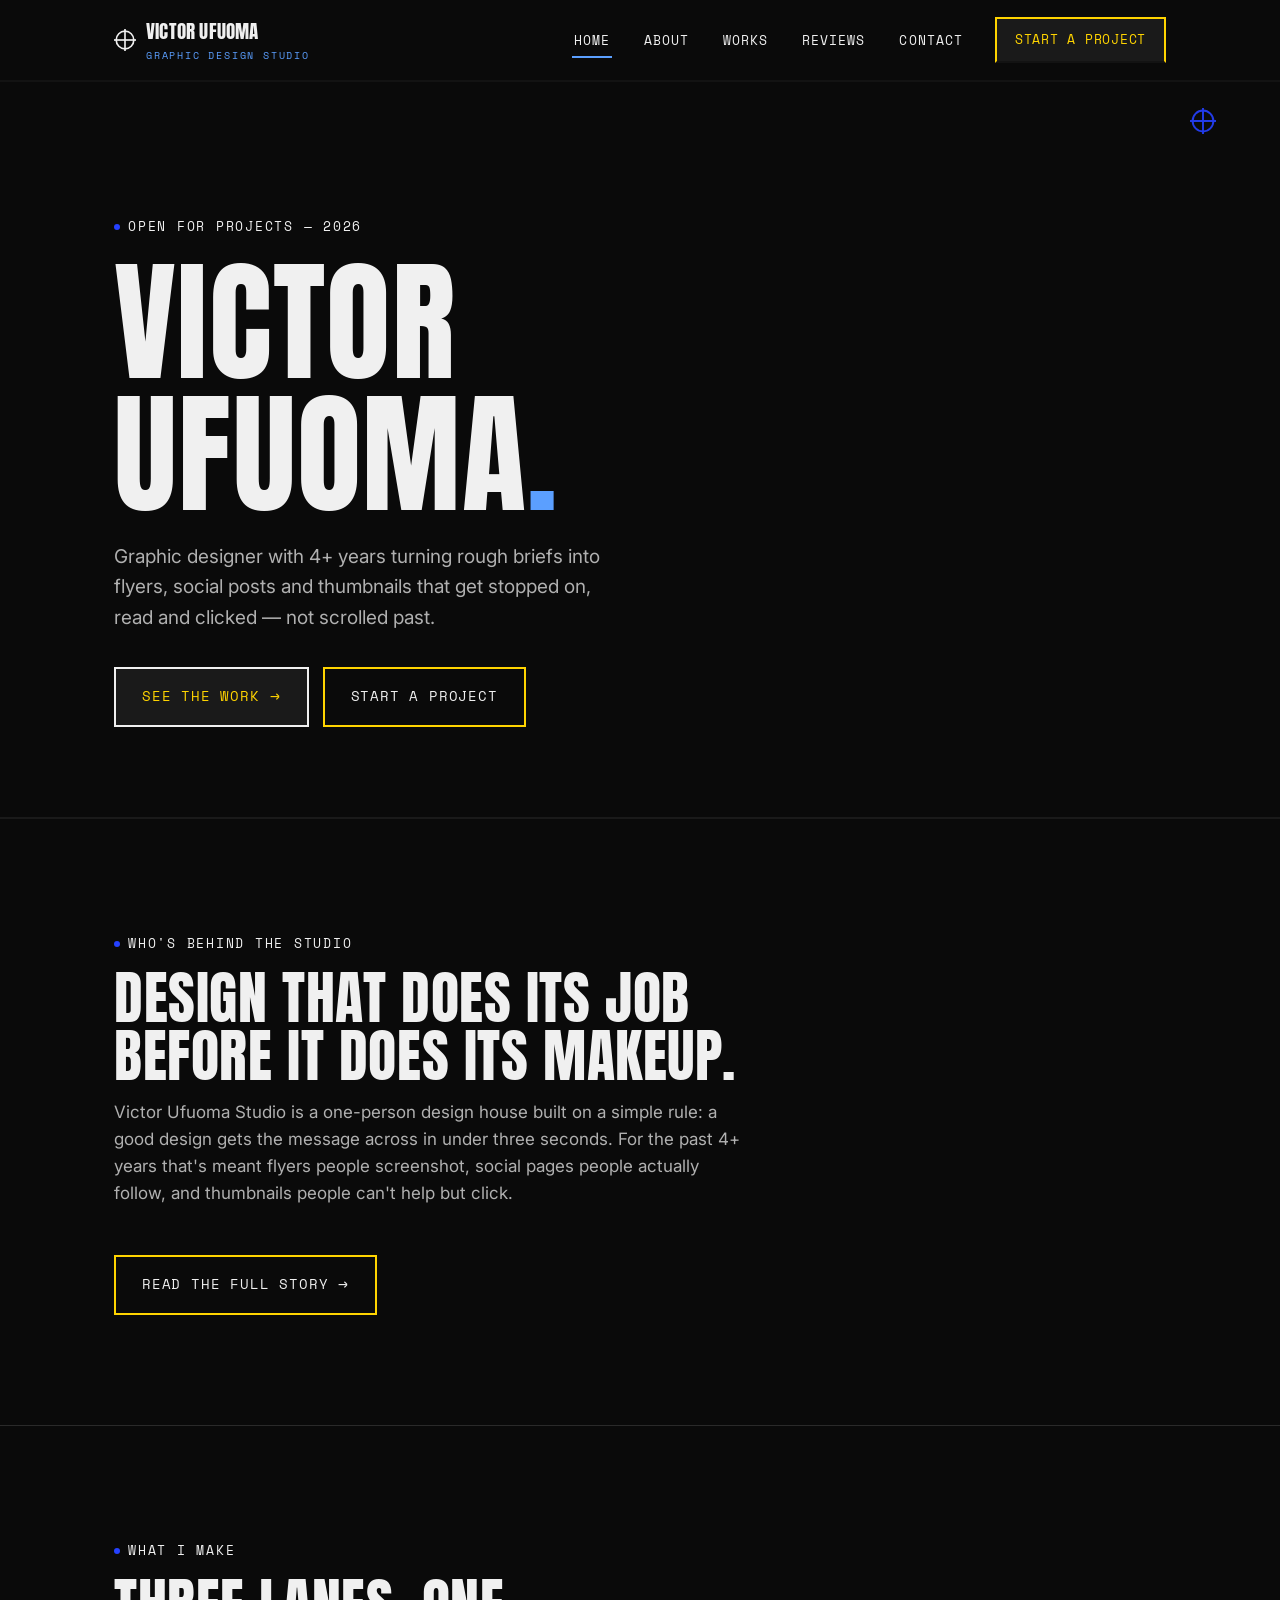
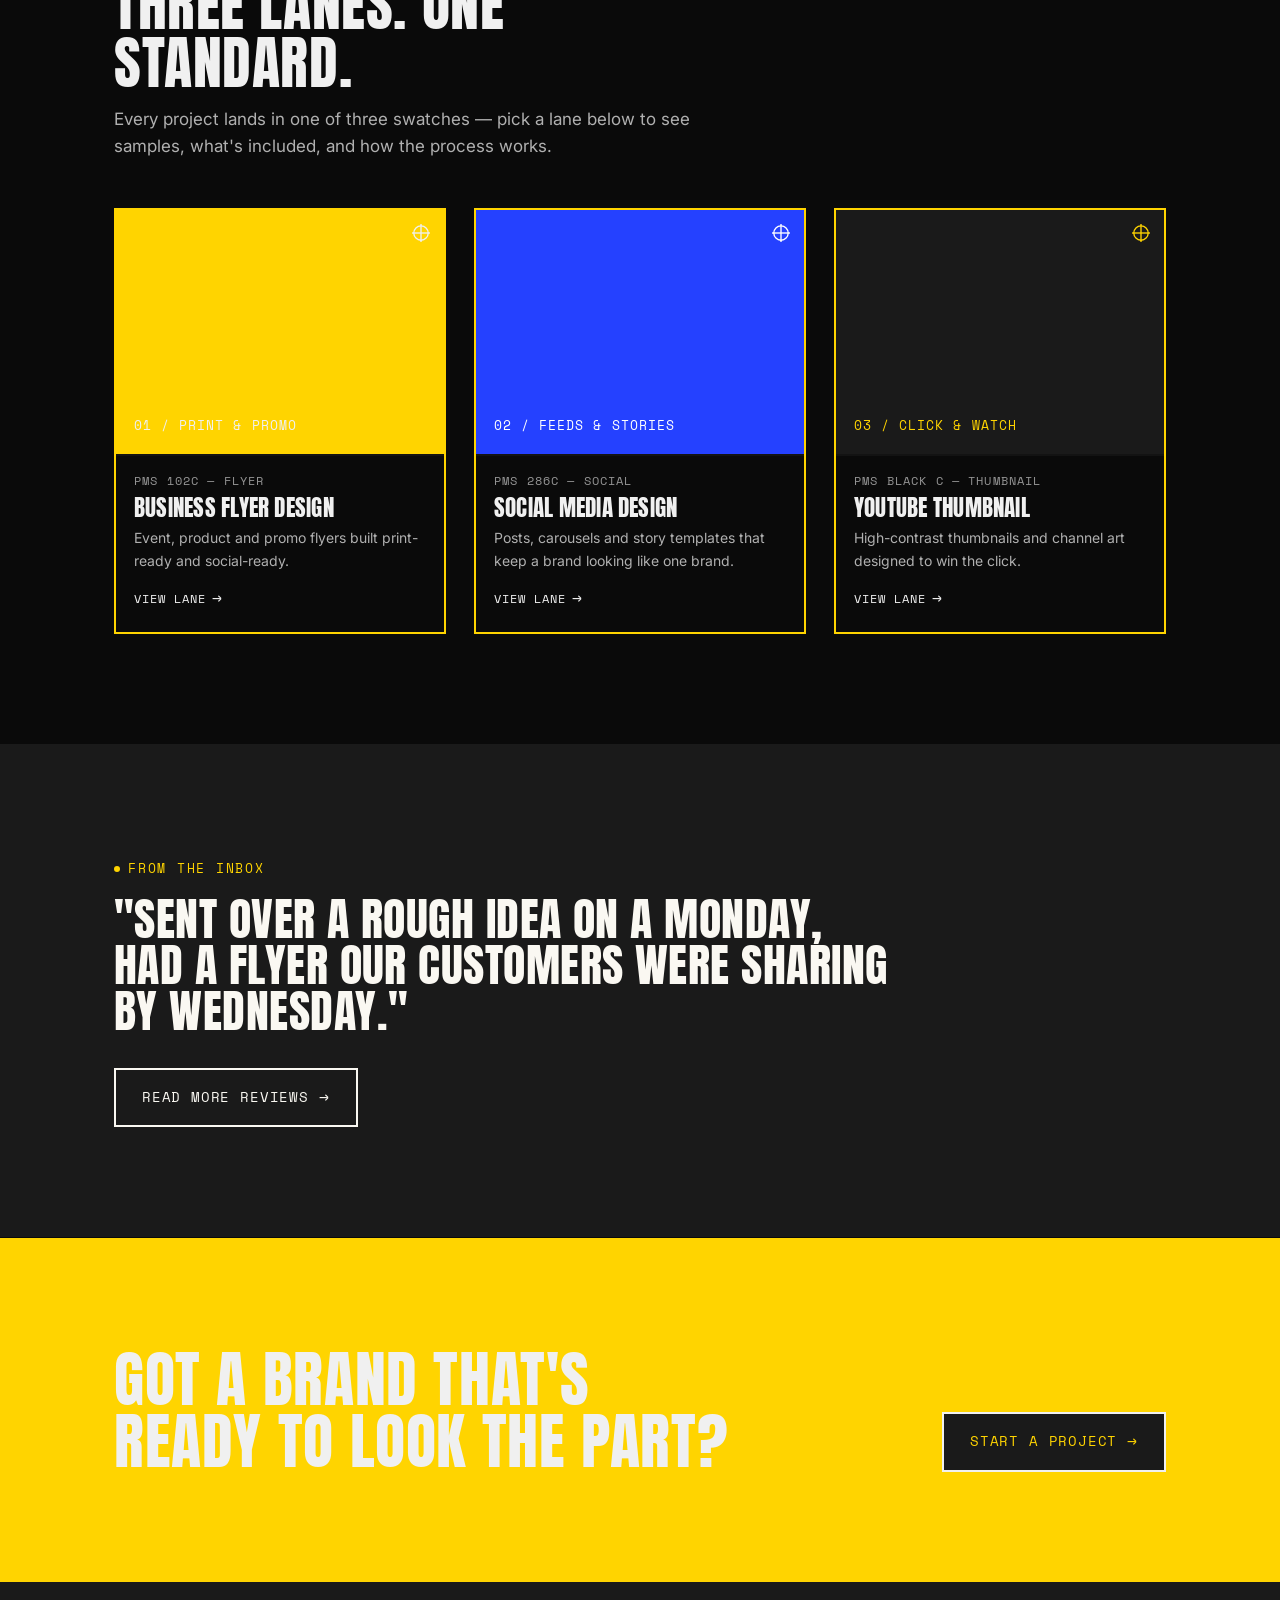
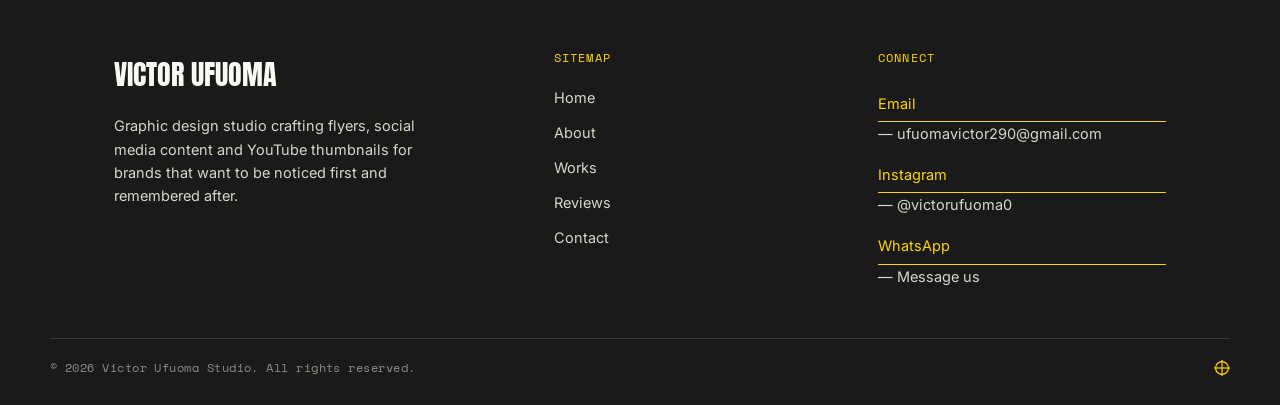
<file: index.html>
<!DOCTYPE html>
<html lang="en">
<head>
<meta charset="UTF-8">
<meta name="viewport" content="width=device-width, initial-scale=1.0">
<title>Victor Ufuoma Studio — Graphic Designer</title>
<meta name="description" content="Victor Ufuoma Studio — graphic design for brands that want to be looked at twice. Flyers, social media design and YouTube thumbnails, built with 4+ years of craft.">
<link rel="preconnect" href="https://fonts.googleapis.com">
<link rel="preconnect" href="https://fonts.gstatic.com" crossorigin>
<link href="https://fonts.googleapis.com/css2?family=Anton&family=Space+Mono:wght@400;700&family=Inter:wght@400;500;600;700;800&display=swap" rel="stylesheet">
<style>
/* ============================================================
   VICTOR UFUOMA STUDIO — Design System
   Palette: Ink, Signal Yellow, Cobalt Blue, Paper, Pure White, Mist
   Type: Anton (display) / Inter (body) / Space Mono (utility)
   ============================================================ */

:root{
  --c-ink:        #131313;
  --c-yellow:     #FFD400;
  --c-blue:       #2541FF;
  --c-paper:      #FAF8F2;
  --c-white:      #FFFFFF;
  --c-mist:       #E7E3D8;

  --c-ink-soft:   #2b2b2b;
  --c-blue-deep:  #101a8a;

  --font-display: 'Anton', Impact, sans-serif;
  --font-body:    'Inter', -apple-system, BlinkMacSystemFont, sans-serif;
  --font-mono:    'Space Mono', monospace;

  --maxw: 1180px;
  --pad: clamp(20px, 5vw, 64px);
  --radius-card: 2px;

  --ease: cubic-bezier(.22,.68,.32,1);
}

*,*::before,*::after{ box-sizing: border-box; }
html{ scroll-behavior: smooth; }
body{
  margin:0;
  background: #0a0a0a;
  color: #f0f0f0;
  font-family: var(--font-body);
  font-size: 16px;
  line-height: 1.6;
  -webkit-font-smoothing: antialiased;
}
img{ max-width:100%; display:block; }
a{ color: inherit; text-decoration: none; }
ul{ margin:0; padding:0; list-style:none; }
h1,h2,h3,h4{ margin:0; font-family: var(--font-display); font-weight:400; text-transform:uppercase; letter-spacing:0.01em; line-height:1; }
p{ margin:0; }
button{ font-family: inherit; cursor:pointer; }

.container{ max-width: var(--maxw); margin:0 auto; padding:0 var(--pad); }

:focus-visible{
  outline: 3px solid var(--c-blue);
  outline-offset: 3px;
}

.skip-link{
  position:absolute; left:-9999px; top:0;
  background: var(--c-yellow); color: #f0f0f0;
  padding:10px 16px; font-family: var(--font-mono); font-size:13px; z-index:999;
}
.skip-link:focus{ left: 10px; top:10px; }

/* ---------- utility ---------- */
.eyebrow{
  font-family: var(--font-mono);
  font-size: 12.5px;
  letter-spacing: 0.14em;
  text-transform: uppercase;
  display:inline-flex; align-items:center; gap:8px;
}
.eyebrow .dot{ width:6px; height:6px; border-radius:50%; background: var(--c-blue); display:inline-block; }

.section{ padding: clamp(56px, 9vw, 110px) 0; }
.section--tight{ padding: clamp(36px,6vw,64px) 0; }
.section-head{ max-width: 640px; margin-bottom: clamp(28px,4vw,48px); }
.section-head h2{ font-size: clamp(34px, 5.4vw, 58px); }
.section-head p{ margin-top:14px; font-size:17px; color: #b0b0b0; }

.bg-ink{ background: #1a1a1a; color: var(--c-paper); }
.bg-yellow{ background: var(--c-yellow); color: #f0f0f0; }
.bg-blue{ background: var(--c-blue); color: var(--c-white); }
.bg-white{ background: #0a0a0a; }

.divider{ height:1px; background: #2a2a2a; border:0; margin:0; }
.divider--ink{ background: #1a1a1a; height:2px; }

/* registration / crop mark icon */
.regmark{ display:inline-block; flex-shrink:0; }
.regmark--corner{ position:absolute; opacity:0.9; }
.corner-tl{ top: clamp(14px,2vw,28px); left: var(--pad); }
.corner-tr{ top: clamp(14px,2vw,28px); right: var(--pad); }

.btn{
  display:inline-flex; align-items:center; gap:10px;
  font-family: var(--font-mono);
  font-size: 13.5px;
  letter-spacing:0.06em;
  text-transform: uppercase;
  padding: 15px 26px;
  border: 2px solid #FFD400;
  background: transparent;
  color: #f0f0f0;
  transition: transform .25s var(--ease), background .25s var(--ease), color .25s var(--ease);
  white-space: nowrap;
}
.btn:hover{ transform: translate(-2px,-2px); }
.btn-primary{ background: #1a1a1a; color: var(--c-yellow); border-color: #f0f0f0; }
.btn-primary:hover{ background: var(--c-blue); border-color: #5B9FFF; color:#fff; }
.btn-yellow{ background: var(--c-yellow); border-color: #f0f0f0; color: #f0f0f0; }
.btn-on-dark{ border-color: var(--c-paper); color: var(--c-paper); }
.btn-on-dark:hover{ background: var(--c-yellow); border-color: var(--c-yellow); color: #f0f0f0; }
.btn-arrow{ font-size:16px; transition: transform .25s var(--ease); }
.btn:hover .btn-arrow{ transform: translateX(3px); }

/* ============== HEADER / NAV ============== */
.site-header{
  position: sticky; top:0; z-index: 100;
  background: #0a0a0a;
  border-bottom: 2px solid var(--c-ink);
}
.nav-wrap{
  max-width: var(--maxw); margin:0 auto; padding: 16px var(--pad);
  display:flex; align-items:center; justify-content:space-between; gap:24px;
}
.logo{
  display:flex; align-items:center; gap:10px;
  font-family: var(--font-display);
  font-size: 19px;
  letter-spacing: 0.01em;
}
.logo small{
  display:block; font-family: var(--font-mono); font-size:10px;
  letter-spacing:0.18em; color: #5B9FFF; margin-top:2px;
}
.site-nav{ display:flex; align-items:center; gap: clamp(18px,3vw,34px); }
.site-nav > ul{ display:flex; align-items:center; gap: clamp(16px,2.6vw,30px); }
.site-nav a{
  font-family: var(--font-mono); font-size: 13px; letter-spacing:0.08em; text-transform:uppercase;
  padding: 6px 2px; border-bottom: 2px solid transparent;
}
.site-nav a:hover, .site-nav a[aria-current="page"]{ border-bottom-color: #5B9FFF; }
.has-dropdown{ position:relative; }
.dropdown{
  position:absolute; top: calc(100% + 14px); left:50%; transform: translateX(-50%);
  background: #0a0a0a; border:2px solid var(--c-ink); min-width: 220px;
  padding: 6px; opacity:0; visibility:hidden; transform: translateX(-50%) translateY(-6px);
  transition: opacity .2s var(--ease), transform .2s var(--ease);
  box-shadow: 6px 6px 0 var(--c-ink);
}
.has-dropdown:hover .dropdown,
.has-dropdown:focus-within .dropdown{ opacity:1; visibility:visible; transform: translateX(-50%) translateY(0); }
.dropdown a{ display:block; padding:10px 12px; border-bottom:0; font-size:12.5px; }
.dropdown a:hover{ background: var(--c-yellow); }
.dropdown li + li{ border-top:1px solid #2a2a2a; }

.menu-toggle{
  display:none; background:none; border:2px solid var(--c-ink); padding:9px 11px;
}
.menu-toggle span{ display:block; width:20px; height:2px; background: #1a1a1a; margin:4px 0; transition: transform .2s var(--ease), opacity .2s var(--ease); }

.mobile-nav{
  display:none; flex-direction:column;
  background: #0a0a0a; border-bottom:2px solid var(--c-ink);
}
.mobile-nav.is-open{ display:flex; }
.mobile-nav a{
  font-family: var(--font-mono); font-size:14px; letter-spacing:0.06em; text-transform:uppercase;
  padding: 16px var(--pad); border-top:1px solid #2a2a2a;
}
.mobile-nav a.sub-item{ padding-left: calc(var(--pad) + 16px); font-size:12.5px; opacity:0.85; }
.mobile-nav a.cta-mobile{ background: var(--c-yellow); }

.nav-cta-item a{
  display:inline-flex; align-items:center; gap:8px;
  font-family: var(--font-mono); font-size:12.5px; letter-spacing:0.06em; text-transform:uppercase;
  padding: 11px 18px; background: #1a1a1a; color: var(--c-yellow); border: 2px solid #FFD400;
  border-bottom: 2px solid var(--c-ink);
  transition: background .25s var(--ease), color .25s var(--ease), transform .25s var(--ease);
}
.nav-cta-item a:hover{ background: var(--c-blue); border-color: #5B9FFF; color:#fff; transform: translate(-2px,-2px); }

@media (max-width: 860px){
  .site-nav{ display:none; }
  .menu-toggle{ display:inline-flex; flex-direction:column; align-items:center; justify-content:center; }
}

/* ============== HERO ============== */
.hero{
  position:relative;
  padding: clamp(70px,12vw,130px) 0 clamp(50px,8vw,90px);
  overflow:hidden;
}
.hero .container{ position:relative; }
.hero h1{
  font-size: clamp(54px, 12vw, 132px);
  margin: 18px 0 0;
}
.hero h1 .line{ display:block; }
.hero h1 .accent{ color: #5B9FFF; }
.hero-sub{
  margin-top:22px; max-width: 520px;
  font-size: clamp(16px,1.6vw,19px); color: #b0b0b0;
}
.hero-cta{ margin-top:34px; display:flex; gap:14px; flex-wrap:wrap; }
.hero-tape{
  position:absolute; right: calc(-1 * var(--pad)); top: clamp(60px,10vw,120px);
  font-family: var(--font-mono); font-size:12px; letter-spacing:0.2em;
  writing-mode: vertical-rl; text-transform:uppercase; color: #b0b0b0;
}

/* fade-up entrance */
.fade-up{ opacity:0; transform: translateY(18px); animation: fadeUp .7s var(--ease) forwards; }
.fade-up.d1{ animation-delay:.05s; } .fade-up.d2{ animation-delay:.18s; }
.fade-up.d3{ animation-delay:.3s; } .fade-up.d4{ animation-delay:.42s; }
@keyframes fadeUp{ to{ opacity:1; transform:none; } }
@media (prefers-reduced-motion: reduce){
  .fade-up{ animation:none; opacity:1; transform:none; }
  html{ scroll-behavior:auto; }
}

/* page header (non-home pages) */
.page-head{
  padding: clamp(54px,9vw,90px) 0 clamp(34px,6vw,54px);
  border-bottom: 2px solid var(--c-ink);
}
.page-head h1{ font-size: clamp(40px,7.4vw,84px); margin-top:14px; }
.breadcrumb{ font-family: var(--font-mono); font-size:12px; letter-spacing:0.08em; text-transform:uppercase; opacity:0.75; }
.breadcrumb a:hover{ color: #5B9FFF; }
.page-head p.lede{ margin-top:18px; max-width:600px; font-size:17px; }

/* ============== SWATCH CARDS (signature element) ============== */
.swatch-grid{ display:grid; grid-template-columns: repeat(3,1fr); gap: clamp(16px,2.4vw,28px); }
.swatch-card{
  display:flex; flex-direction:column;
  border: 2px solid #FFD400;
  background: #0a0a0a;
  transition: transform .3s var(--ease), box-shadow .3s var(--ease);
}
.swatch-card:hover{ transform: translateY(-6px); box-shadow: 8px 8px 0 var(--c-ink); }
.swatch-chip{
  aspect-ratio: 4/3; position:relative; display:flex; align-items:flex-end; padding:18px;
  border-bottom: 2px solid var(--c-ink);
}
.swatch-chip .regmark{ position:absolute; top:14px; right:14px; }
.swatch-chip .num{ font-family: var(--font-mono); font-size:13px; letter-spacing:0.08em; }
.swatch-label{ padding: 16px 18px 20px; }
.swatch-code{ font-family: var(--font-mono); font-size:11.5px; letter-spacing:0.1em; opacity:0.6; display:block; margin-bottom:6px; }
.swatch-label h3{ font-size: clamp(19px,2vw,23px); }
.swatch-label .desc{ margin-top:8px; font-size:14px; color: #b0b0b0; }
.swatch-link{ margin-top:14px; font-family: var(--font-mono); font-size:12px; letter-spacing:0.08em; text-transform:uppercase; display:inline-flex; align-items:center; gap:6px; }
.swatch-card:hover .swatch-link{ color: #5B9FFF; }

@media (max-width: 860px){ .swatch-grid{ grid-template-columns: 1fr; } }

/* ============== STATS ============== */
.stat-row{ display:grid; grid-template-columns: repeat(4,1fr); gap: clamp(14px,2vw,24px); }
.stat{ border-left:2px solid var(--c-ink); padding-left:16px; }
.stat .num{ font-family: var(--font-display); font-size: clamp(38px,5vw,56px); color: #5B9FFF; }
.stat .label{ font-family: var(--font-mono); font-size:12px; letter-spacing:0.08em; text-transform:uppercase; margin-top:6px; }
@media (max-width: 760px){ .stat-row{ grid-template-columns: repeat(2,1fr); row-gap:28px; } }

/* ============== TAGS / TOOLS ============== */
.tag-row{ display:flex; flex-wrap:wrap; gap:10px; }
.tag{
  font-family: var(--font-mono); font-size:12.5px; letter-spacing:0.05em; text-transform:uppercase;
  padding:9px 14px; border:1.5px solid var(--c-ink);
}

/* ============== PROCESS TIMELINE ============== */
.timeline{ display:flex; flex-direction:column; }
.tl-step{ display:grid; grid-template-columns: 70px 1fr; gap:20px; padding: 24px 0; border-top:1px solid #2a2a2a; }
.tl-step:first-child{ border-top:2px solid var(--c-ink); }
.tl-num{ font-family: var(--font-mono); font-size:14px; color: #5B9FFF; padding-top:3px; }
.tl-body h4{ font-size: clamp(19px,2.2vw,25px); }
.tl-body p{ margin-top:8px; max-width:560px; color: #b0b0b0; font-size:15px; }

/* ============== GALLERY PLACEHOLDER FRAMES ============== */
.gallery{ display:grid; grid-template-columns: repeat(3,1fr); gap: clamp(14px,2vw,22px); }
.frame{
  position:relative; border:2px dashed var(--c-ink); background: repeating-linear-gradient(135deg, var(--c-mist) 0 2px, transparent 2px 14px);
  display:flex; align-items:center; justify-content:center; text-align:center; padding:18px;
}
.frame--portrait{ aspect-ratio: 4/5; }
.frame--square{ aspect-ratio: 1/1; }
.frame--story{ aspect-ratio: 9/16; }
.frame--wide{ aspect-ratio: 16/9; }
.frame-inner{ background: #0a0a0a; border:1px solid var(--c-ink); padding:16px; max-width:88%; }
.frame-inner .tag-ph{ font-family: var(--font-mono); font-size:11px; letter-spacing:0.08em; text-transform:uppercase; color: #5B9FFF; }
.frame-inner .name{ font-family: var(--font-display); font-size:15px; margin-top:8px; }
.frame-inner .dims{ font-family: var(--font-mono); font-size:10.5px; opacity:0.6; margin-top:6px; }
@media (max-width: 860px){ .gallery{ grid-template-columns: repeat(2,1fr); } }
@media (max-width: 540px){ .gallery{ grid-template-columns: 1fr; } }

/* ============== INCLUDES LIST ============== */
.includes{ display:grid; grid-template-columns: 1fr 1fr; gap: 28px 40px; }
.includes li{ display:flex; gap:12px; align-items:flex-start; font-size:15.5px; padding:12px 0; border-bottom:1px solid #2a2a2a; }
.includes li .mark{ color: #5B9FFF; font-family: var(--font-mono); flex-shrink:0; }
@media (max-width:700px){ .includes{ grid-template-columns:1fr; } }

/* ============== TESTIMONIALS ============== */
.review-grid{ display:grid; grid-template-columns: repeat(3,1fr); gap: clamp(16px,2.4vw,24px); }
.review-card{ border:2px solid var(--c-ink); background: #0a0a0a; padding: 26px 24px; display:flex; flex-direction:column; height:100%; }
.review-card .stars{ color: var(--c-yellow); -webkit-text-stroke: 1px var(--c-ink); font-size:17px; letter-spacing:3px; }
.review-card blockquote{ margin: 16px 0 0; font-size:16px; line-height:1.55; flex-grow:1; }
.review-card .who{ margin-top:18px; padding-top:14px; border-top:1px solid #2a2a2a; }
.review-card .who .name{ font-family: var(--font-mono); font-size:13px; text-transform:uppercase; letter-spacing:0.04em; }
.review-card .who .role{ font-size:13px; color: #b0b0b0; margin-top:2px; }
@media (max-width: 900px){ .review-grid{ grid-template-columns: 1fr 1fr; } }
@media (max-width: 600px){ .review-grid{ grid-template-columns: 1fr; } }

.placeholder-note{
  font-family: var(--font-mono); font-size:12px; letter-spacing:0.04em;
  background: var(--c-yellow); border:1.5px solid var(--c-ink); padding:10px 14px;
  display:inline-flex; gap:8px; margin-bottom: 28px;
}

/* ============== CONTACT ============== */
.contact-grid{ display:grid; grid-template-columns: 1fr 1fr; gap: clamp(30px,5vw,64px); align-items:start; }
.contact-item{ padding: 18px 0; border-bottom:1px solid #2a2a2a; }
.contact-item .k{ font-family: var(--font-mono); font-size:11.5px; letter-spacing:0.1em; text-transform:uppercase; color: #5B9FFF; }
.contact-item .v{ font-size:18px; margin-top:6px; }
.contact-item .v.placeholder{ color: #9a9588; font-style: italic; }

.form-field{ margin-bottom:20px; display:flex; flex-direction:column; gap:8px; }
.form-field label{ font-family: var(--font-mono); font-size:12px; letter-spacing:0.08em; text-transform:uppercase; }
.form-field input, .form-field textarea, .form-field select{
  font-family: var(--font-body); font-size:15px; padding:13px 14px;
  border: 2px solid #FFD400; background: #0a0a0a; color: #f0f0f0;
  resize: vertical;
}
.form-field input:focus, .form-field textarea:focus{ outline:3px solid var(--c-blue); outline-offset:2px; }
.form-note{ font-family: var(--font-mono); font-size:12px; margin-top:10px; opacity:0.7; }

/* ============== CTA BAND ============== */
.cta-band{ text-align:left; }
.cta-band h2{ font-size: clamp(32px,6vw,62px); max-width: 760px; }
.cta-band-row{ display:flex; align-items:flex-end; justify-content:space-between; gap:30px; flex-wrap:wrap; }

/* ============== FOOTER ============== */
.site-footer{ background: #1a1a1a; color: var(--c-paper); padding-top: clamp(48px,7vw,70px); }
.footer-grid{ display:grid; grid-template-columns: 1.4fr 1fr 1fr; gap: 36px; padding-bottom: 44px; }
.footer-col h4{ font-family: var(--font-mono); font-size:12px; letter-spacing:0.1em; text-transform:uppercase; color: var(--c-yellow); margin-bottom:16px; }
.footer-logo{ font-family: var(--font-display); font-size: 28px; }
.footer-tag{ margin-top:12px; max-width: 320px; color: #c9c6ba; font-size:14.5px; }
.footer-col a, .footer-col p{ display:block; padding:6px 0; font-size:14.5px; color: #d8d5ca; }
.footer-col a:hover{ color: var(--c-yellow); }
.footer-bottom{
  border-top:1px solid #3a3a3a; padding: 20px 0 28px;
  display:flex; align-items:center; justify-content:space-between; flex-wrap:wrap; gap:12px;
}
.footer-bottom .copy{ font-family: var(--font-mono); font-size:11.5px; color:#8f8c82; letter-spacing:0.04em; }
.footer-bottom .marks{ display:flex; gap:10px; color: var(--c-yellow); }

.footer-col p a{ color: #FFD400; text-decoration: none; border-bottom: 1px solid #FFD400; transition: all .25s var(--ease); }
.footer-col p a:hover{ color: #5B9FFF; border-bottom-color: #5B9FFF; }

@media (max-width: 760px){ .footer-grid{ grid-template-columns: 1fr; } }

/* ============== REAL IMAGE GALLERY CARDS ============== */
.gallery-item{ margin:0; display:flex; flex-direction:column; gap:10px; }
.frame--filled{
  border: 2px solid #FFD400; background:none; padding:0; overflow:hidden;
  transition: transform .3s var(--ease), box-shadow .3s var(--ease);
}
.frame--filled img{ width:100%; height:100%; object-fit:cover; display:block; }
.gallery-item:hover .frame--filled{ transform: translateY(-5px); box-shadow: 7px 7px 0 var(--c-ink); }
.gallery-caption{
  font-family: var(--font-mono); font-size:12px; letter-spacing:0.03em;
  color: #b0b0b0; text-align:center;
}

/* ============== SCROLL REVEAL TRANSITIONS ============== */
.reveal{
  opacity: 0;
  transform: translateY(30px);
  transition: opacity .8s var(--ease), transform .8s var(--ease);
  will-change: opacity, transform;
}
.reveal.in-view{ opacity: 1; transform: none; }

.reveal-stagger > *{
  opacity: 0;
  transform: translateY(22px);
  transition: opacity .6s var(--ease), transform .6s var(--ease);
  will-change: opacity, transform;
}
.reveal-stagger.in-view > *{ opacity: 1; transform: none; }
.reveal-stagger.in-view > *:nth-child(1){ transition-delay: .04s; }
.reveal-stagger.in-view > *:nth-child(2){ transition-delay: .11s; }
.reveal-stagger.in-view > *:nth-child(3){ transition-delay: .18s; }
.reveal-stagger.in-view > *:nth-child(4){ transition-delay: .25s; }
.reveal-stagger.in-view > *:nth-child(5){ transition-delay: .32s; }
.reveal-stagger.in-view > *:nth-child(6){ transition-delay: .39s; }

@media (prefers-reduced-motion: reduce){
  .reveal, .reveal-stagger > *{ opacity:1 !important; transform:none !important; transition:none !important; }
}

/* responsive type guard for headings on very small screens */
@media (max-width: 380px){ .hero h1{ font-size: 46px; } }

</style>
</head>
<body>

<noscript><style>.reveal,.reveal-stagger>*{opacity:1!important;transform:none!important;}</style></noscript>

<a class="skip-link" href="#main">Skip to content</a>

<header class="site-header">
  <div class="nav-wrap">
    <a href="index.html" class="logo">
      <svg class="regmark" width="22" height="22" viewBox="0 0 20 20" aria-hidden="true"><circle cx="10" cy="10" r="8" fill="none" stroke="currentColor" stroke-width="1.5"/><line x1="10" y1="0" x2="10" y2="20" stroke="currentColor" stroke-width="1.5"/><line x1="0" y1="10" x2="20" y2="10" stroke="currentColor" stroke-width="1.5"/></svg>
      <span>VICTOR UFUOMA<small>GRAPHIC DESIGN STUDIO</small></span>
    </a>
    <nav class="site-nav" aria-label="Primary">
      <ul>
        <li><a href="index.html" aria-current="page">Home</a></li>
        <li><a href="about.html">About</a></li>
        <li class="has-dropdown">
          <a href="works.html">Works</a>
          <div class="dropdown">
            <ul>
              <li><a href="works.html">All Works</a></li>
              <li><a href="work-business-flyer.html">Business Flyer</a></li>
              <li><a href="work-social-media.html">Social Media Design</a></li>
              <li><a href="work-youtube-thumbnail.html">YouTube Thumbnail</a></li>
            </ul>
          </div>
        </li>
        <li><a href="reviews.html">Reviews</a></li>
        <li><a href="contact.html">Contact</a></li>
        <li class="nav-cta-item"><a href="contact.html">Start a Project</a></li>
      </ul>
    </nav>
    <button class="menu-toggle" aria-label="Open menu" aria-expanded="false">
      <span></span><span></span><span></span>
    </button>
  </div>
  <nav class="mobile-nav" aria-label="Mobile">
    <a href="index.html">Home</a>
    <a href="about.html">About</a>
    <a href="works.html">Works</a>
    <a href="work-business-flyer.html" class="sub-item">— Business Flyer</a>
    <a href="work-social-media.html" class="sub-item">— Social Media Design</a>
    <a href="work-youtube-thumbnail.html" class="sub-item">— YouTube Thumbnail</a>
    <a href="reviews.html">Reviews</a>
    <a href="contact.html" class="cta-mobile">Start a Project →</a>
  </nav>
</header>

<main id="main">

  <!-- HERO -->
  <section class="hero">
    <svg class="regmark regmark--corner corner-tr" width="26" height="26" viewBox="0 0 20 20" aria-hidden="true" style="color:var(--c-blue)"><circle cx="10" cy="10" r="8" fill="none" stroke="currentColor" stroke-width="1.5"/><line x1="10" y1="0" x2="10" y2="20" stroke="currentColor" stroke-width="1.5"/><line x1="0" y1="10" x2="20" y2="10" stroke="currentColor" stroke-width="1.5"/></svg>
    <div class="container">
      <span class="eyebrow fade-up d1"><span class="dot"></span>Open for projects — 2026</span>
      <h1 class="fade-up d2">
        <span class="line">VICTOR</span>
        <span class="line">UFUOMA<span class="accent">.</span></span>
      </h1>
      <p class="hero-sub fade-up d3">Graphic designer with 4+ years turning rough briefs into flyers, social
        posts and thumbnails that get stopped on, read and clicked — not scrolled past.</p>
      <div class="hero-cta fade-up d4">
        <a href="works.html" class="btn btn-primary">See the Work <span class="btn-arrow">→</span></a>
        <a href="https://wa.me/message/Y3NWBD3H3QB7G1" target="_blank" class="btn">Start a Project</a>
      </div>
    </div>
  </section>

  <hr class="divider divider--ink">

  <!-- INTRO / ABOUT TEASER -->
  <section class="section reveal">
    <div class="container">
      <div class="section-head">
        <span class="eyebrow"><span class="dot"></span>Who's behind the studio</span>
        <h2 style="margin-top:14px;">Design that does its job<br>before it does its makeup.</h2>
        <p>Victor Ufuoma Studio is a one-person design house built on a simple rule: a good design
          gets the message across in under three seconds. For the past 4+ years that's meant flyers
          people screenshot, social pages people actually follow, and thumbnails people can't help
          but click.</p>
      </div>
      <div class="hero-cta" style="margin-top:0;">
        <a href="about.html" class="btn">Read the Full Story <span class="btn-arrow">→</span></a>
      </div>
    </div>
  </section>

  <hr class="divider">

  <!-- WORKS PREVIEW -->
  <section class="section reveal bg-white">
    <div class="container">
      <div class="section-head">
        <span class="eyebrow"><span class="dot"></span>What I make</span>
        <h2 style="margin-top:14px;">Three lanes. One standard.</h2>
        <p>Every project lands in one of three swatches — pick a lane below to see samples, what's
          included, and how the process works.</p>
      </div>
      <div class="swatch-grid reveal-stagger">
        <a class="swatch-card" href="work-business-flyer.html">
          <div class="swatch-chip bg-yellow">
            <svg class="regmark" width="18" height="18" viewBox="0 0 20 20" aria-hidden="true"><circle cx="10" cy="10" r="8" fill="none" stroke="currentColor" stroke-width="1.5"/><line x1="10" y1="0" x2="10" y2="20" stroke="currentColor" stroke-width="1.5"/><line x1="0" y1="10" x2="20" y2="10" stroke="currentColor" stroke-width="1.5"/></svg>
            <span class="num">01 / PRINT &amp; PROMO</span>
          </div>
          <div class="swatch-label">
            <span class="swatch-code">PMS 102C — FLYER</span>
            <h3>Business Flyer Design</h3>
            <p class="desc">Event, product and promo flyers built print-ready and social-ready.</p>
            <span class="swatch-link">View Lane <span class="btn-arrow">→</span></span>
          </div>
        </a>
        <a class="swatch-card" href="work-social-media.html">
          <div class="swatch-chip bg-blue">
            <svg class="regmark" width="18" height="18" viewBox="0 0 20 20" aria-hidden="true"><circle cx="10" cy="10" r="8" fill="none" stroke="currentColor" stroke-width="1.5"/><line x1="10" y1="0" x2="10" y2="20" stroke="currentColor" stroke-width="1.5"/><line x1="0" y1="10" x2="20" y2="10" stroke="currentColor" stroke-width="1.5"/></svg>
            <span class="num">02 / FEEDS &amp; STORIES</span>
          </div>
          <div class="swatch-label">
            <span class="swatch-code">PMS 286C — SOCIAL</span>
            <h3>Social Media Design</h3>
            <p class="desc">Posts, carousels and story templates that keep a brand looking like one brand.</p>
            <span class="swatch-link">View Lane <span class="btn-arrow">→</span></span>
          </div>
        </a>
        <a class="swatch-card" href="work-youtube-thumbnail.html">
          <div class="swatch-chip bg-ink">
            <svg class="regmark" width="18" height="18" viewBox="0 0 20 20" aria-hidden="true" style="color:var(--c-yellow)"><circle cx="10" cy="10" r="8" fill="none" stroke="currentColor" stroke-width="1.5"/><line x1="10" y1="0" x2="10" y2="20" stroke="currentColor" stroke-width="1.5"/><line x1="0" y1="10" x2="20" y2="10" stroke="currentColor" stroke-width="1.5"/></svg>
            <span class="num" style="color:var(--c-yellow)">03 / CLICK &amp; WATCH</span>
          </div>
          <div class="swatch-label">
            <span class="swatch-code">PMS BLACK C — THUMBNAIL</span>
            <h3>YouTube Thumbnail</h3>
            <p class="desc">High-contrast thumbnails and channel art designed to win the click.</p>
            <span class="swatch-link">View Lane <span class="btn-arrow">→</span></span>
          </div>
        </a>
      </div>
    </div>
  </section>

  <hr class="divider">

  <!-- TESTIMONIAL TEASER -->
  <section class="section reveal bg-ink">
    <div class="container">
      <span class="eyebrow" style="color:var(--c-yellow)"><span class="dot" style="background:var(--c-yellow)"></span>From the inbox</span>
      <h2 style="margin-top:16px; max-width:780px; font-size:clamp(28px,4.6vw,46px);">
        "Sent over a rough idea on a Monday, had a flyer our customers were sharing by Wednesday."
      </h2>
      <div class="hero-cta">
        <a href="reviews.html" class="btn btn-on-dark">Read More Reviews <span class="btn-arrow">→</span></a>
      </div>
    </div>
  </section>

  <!-- CTA BAND -->
  <section class="section reveal cta-band bg-yellow">
    <div class="container cta-band-row">
      <h2>Got a brand that's<br>ready to look the part?</h2>
      <a href="https://wa.me/message/Y3NWBD3H3QB7G1" target="_blank" class="btn btn-primary">Start a Project <span class="btn-arrow">→</span></a>
    </div>
  </section>

</main>

<footer class="site-footer">
  <div class="container footer-grid">
    <div class="footer-col">
      <div class="footer-logo">VICTOR UFUOMA</div>
      <p class="footer-tag">Graphic design studio crafting flyers, social media content and YouTube
        thumbnails for brands that want to be noticed first and remembered after.</p>
    </div>
    <div class="footer-col">
      <h4>Sitemap</h4>
      <a href="index.html">Home</a>
      <a href="about.html">About</a>
      <a href="works.html">Works</a>
      <a href="reviews.html">Reviews</a>
      <a href="contact.html">Contact</a>
    </div>
    <div class="footer-col">
      <h4>Connect</h4>
      <p><a href="mailto:ufuomavictor290@gmail.com">Email</a> — ufuomavictor290@gmail.com</p>
      <p><a href="https://www.instagram.com/victorufuoma0?igsh=ODJ5OGplYzIwejBk" target="_blank">Instagram</a> — @victorufuoma0</p>
      <p><a href="https://wa.me/message/Y3NWBD3H3QB7G1" target="_blank">WhatsApp</a> — Message us</p>
    </div>
  </div>
  <div class="container footer-bottom">
    <span class="copy">© 2026 Victor Ufuoma Studio. All rights reserved.</span>
    <span class="marks">
      <svg class="regmark" width="16" height="16" viewBox="0 0 20 20" aria-hidden="true"><circle cx="10" cy="10" r="8" fill="none" stroke="currentColor" stroke-width="1.5"/><line x1="10" y1="0" x2="10" y2="20" stroke="currentColor" stroke-width="1.5"/><line x1="0" y1="10" x2="20" y2="10" stroke="currentColor" stroke-width="1.5"/></svg>
    </span>
  </div>
</footer>

<script>
// Victor Ufuoma Studio — shared site behaviour

document.addEventListener('DOMContentLoaded', function () {
  // Mobile nav toggle
  var toggle = document.querySelector('.menu-toggle');
  var mobileNav = document.querySelector('.mobile-nav');
  if (toggle && mobileNav) {
    toggle.addEventListener('click', function () {
      var isOpen = mobileNav.classList.toggle('is-open');
      toggle.setAttribute('aria-expanded', isOpen ? 'true' : 'false');
    });
  }

  // Mobile sub-menu (Works) expand
  var subToggle = document.querySelector('.mobile-nav .sub-toggle');
  var subList = document.querySelector('.mobile-nav .sub');
  if (subToggle && subList) {
    subToggle.addEventListener('click', function (e) {
      e.preventDefault();
      subList.style.display = subList.style.display === 'block' ? 'none' : 'block';
    });
  }

  // Contact form -> mailto (front-end only, no backend attached)
  var form = document.getElementById('contact-form');
  if (form) {
    form.addEventListener('submit', function (e) {
      e.preventDefault();
      var name = encodeURIComponent(document.getElementById('cf-name').value || '');
      var email = document.getElementById('cf-email').value || '';
      var project = encodeURIComponent(document.getElementById('cf-project').value || '');
      var message = encodeURIComponent(document.getElementById('cf-message').value || '');
      var subject = encodeURIComponent('New project enquiry from ' + decodeURIComponent(name || 'website visitor'));
      var body = 'Name: ' + decodeURIComponent(name) +
        '\nEmail: ' + email +
        '\nProject type: ' + decodeURIComponent(project) +
        '\n\nMessage:\n' + decodeURIComponent(message);

      // NOTE: replace REPLACE_WITH_EMAIL in this file's mailto target via contact.html data attribute
      var target = form.getAttribute('data-mailto') || 'hello@example.com';
      window.location.href = 'mailto:' + target + '?subject=' + subject + '&body=' + encodeURIComponent(body);
    });
  }

  // Scroll-triggered section transitions
  var revealTargets = document.querySelectorAll('.reveal, .reveal-stagger');
  if (revealTargets.length) {
    if ('IntersectionObserver' in window) {
      var revealObserver = new IntersectionObserver(function (entries) {
        entries.forEach(function (entry) {
          if (entry.isIntersecting) {
            entry.target.classList.add('in-view');
            revealObserver.unobserve(entry.target);
          }
        });
      }, { threshold: 0.12, rootMargin: '0px 0px -80px 0px' });
      revealTargets.forEach(function (el) { revealObserver.observe(el); });
    } else {
      revealTargets.forEach(function (el) { el.classList.add('in-view'); });
    }
  }
});

</script>
</body>
</html>
</file>
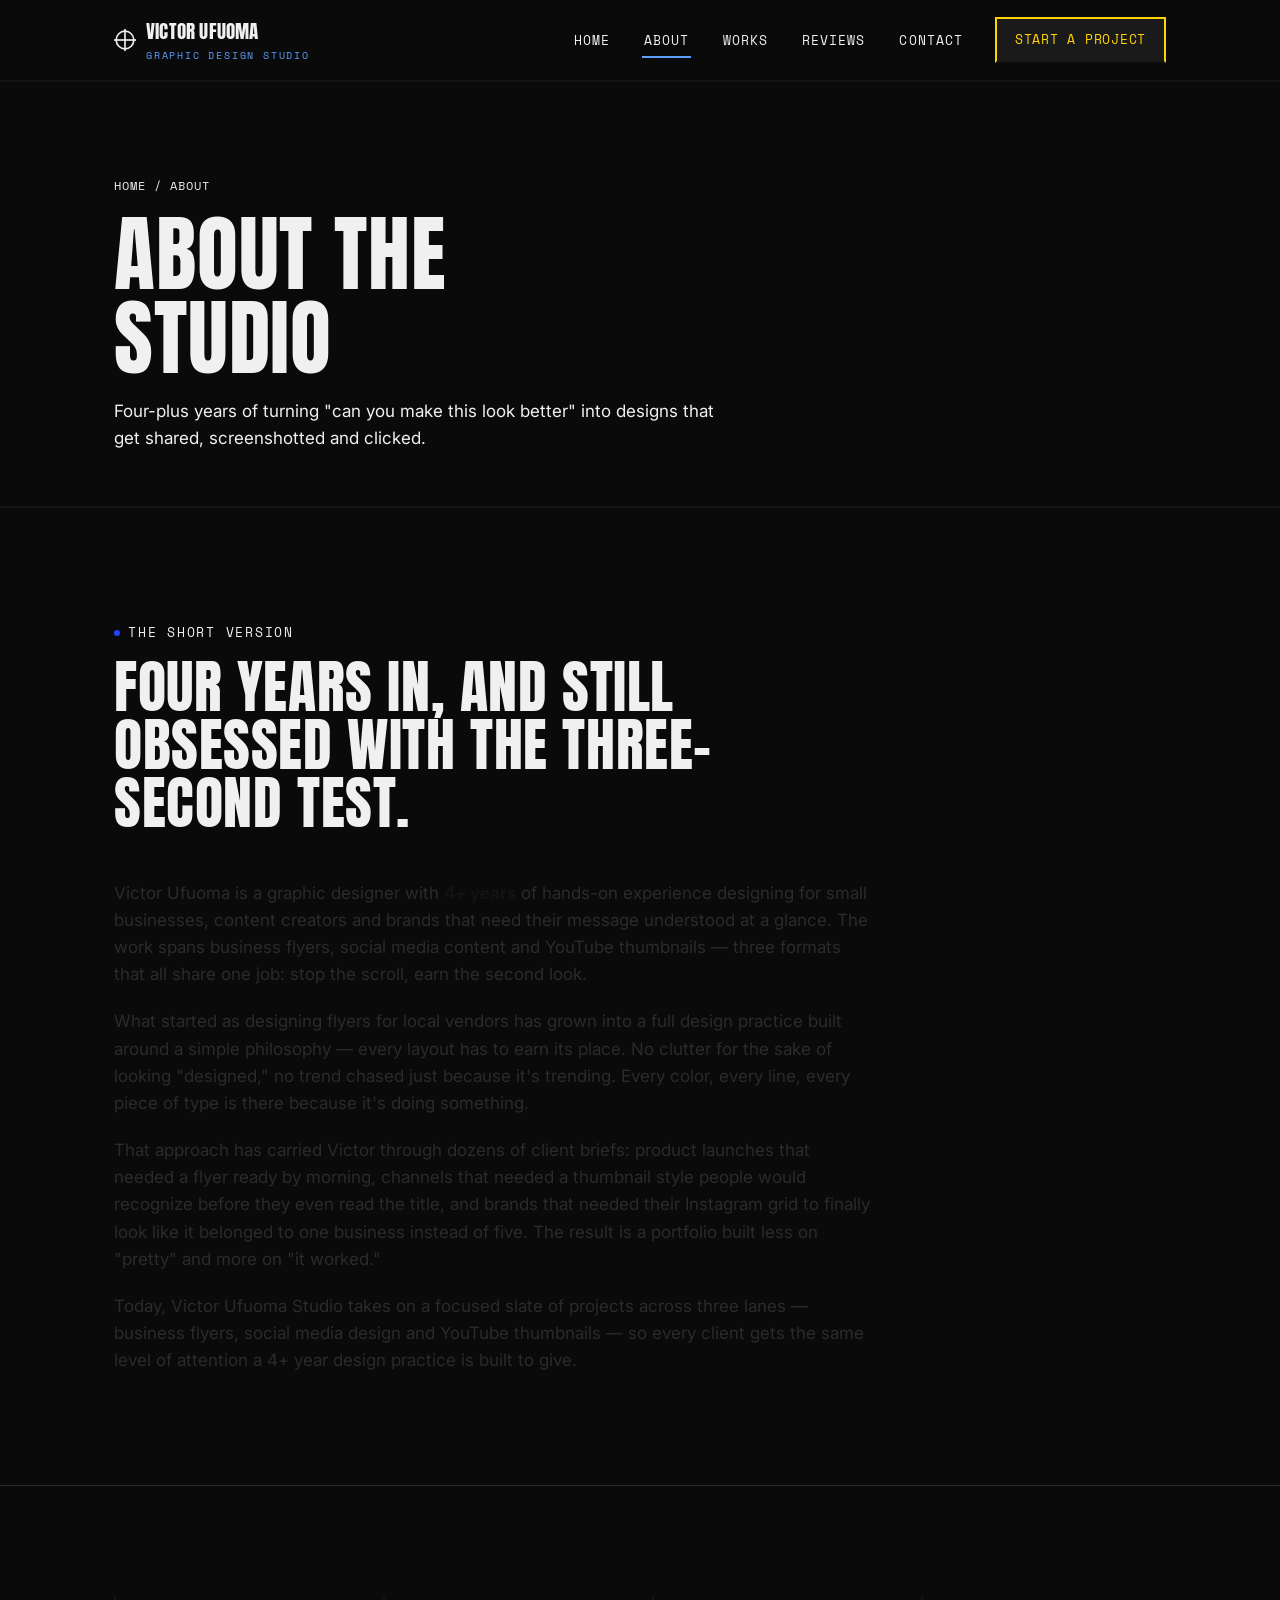
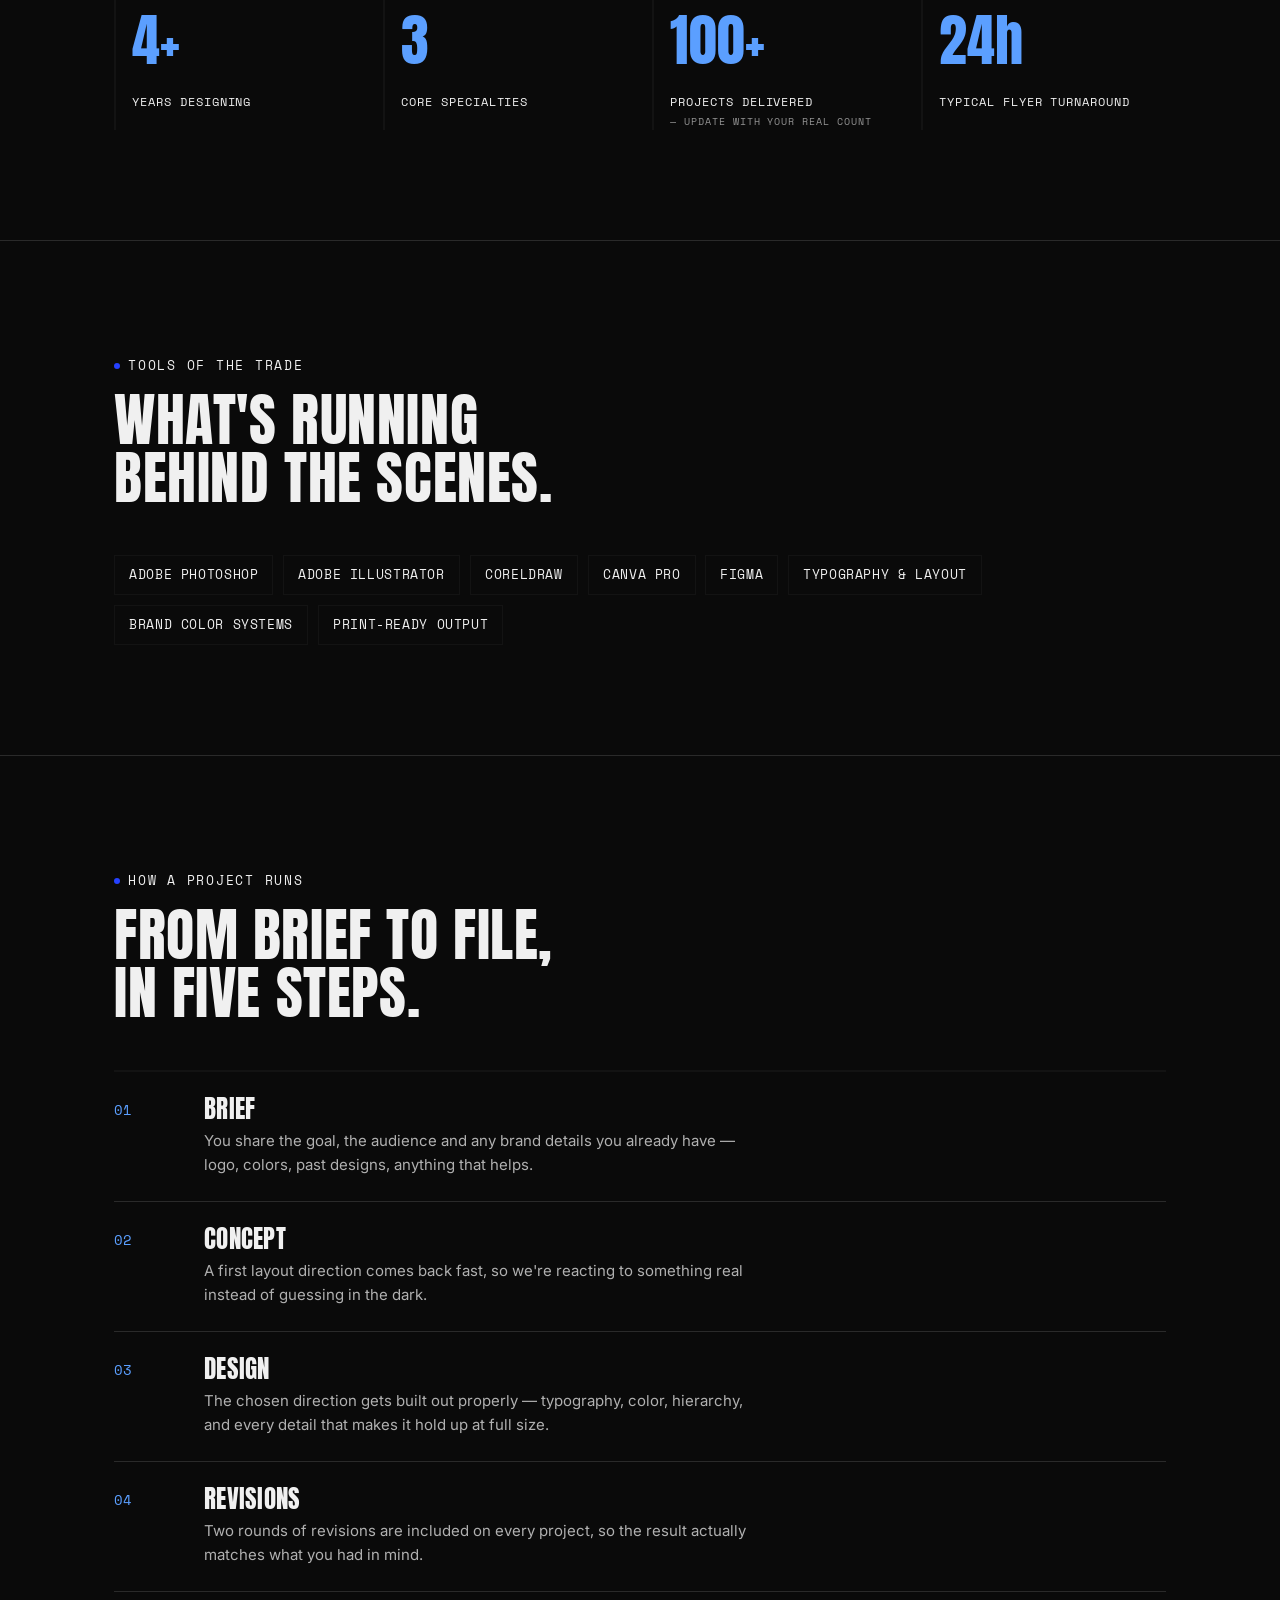
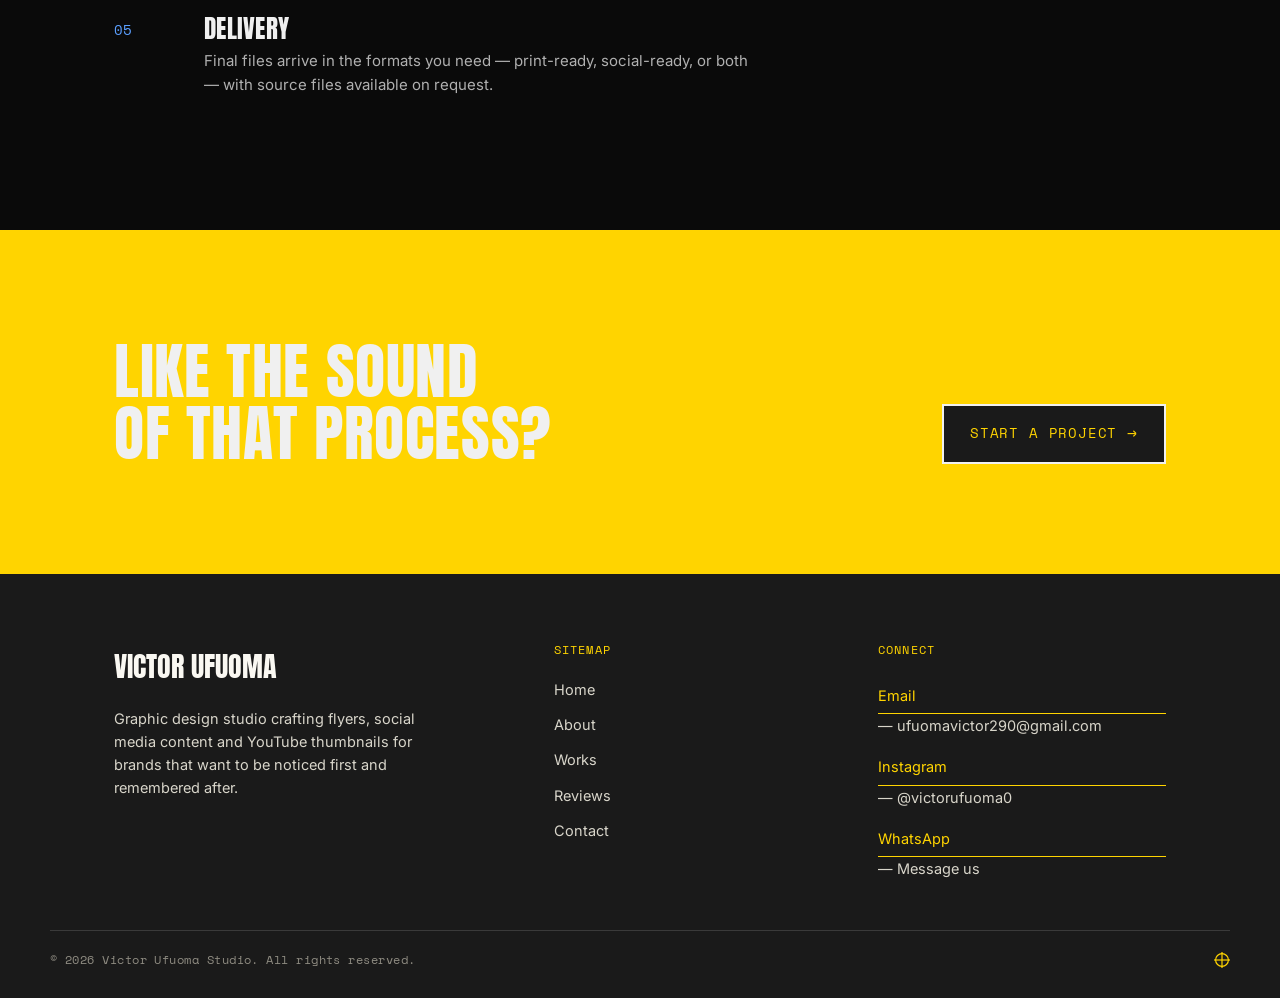
<file: about.html>
<!DOCTYPE html>
<html lang="en">
<head>
<meta charset="UTF-8">
<meta name="viewport" content="width=device-width, initial-scale=1.0">
<title>About — Victor Ufuoma Studio</title>
<meta name="description" content="4+ years of graphic design experience. Meet Victor Ufuoma — designer behind flyers, social media content and YouTube thumbnails that get results.">
<link rel="preconnect" href="https://fonts.googleapis.com">
<link rel="preconnect" href="https://fonts.gstatic.com" crossorigin>
<link href="https://fonts.googleapis.com/css2?family=Anton&family=Space+Mono:wght@400;700&family=Inter:wght@400;500;600;700;800&display=swap" rel="stylesheet">
<style>
/* ============================================================
   VICTOR UFUOMA STUDIO — Design System
   Palette: Ink, Signal Yellow, Cobalt Blue, Paper, Pure White, Mist
   Type: Anton (display) / Inter (body) / Space Mono (utility)
   ============================================================ */

:root{
  --c-ink:        #131313;
  --c-yellow:     #FFD400;
  --c-blue:       #2541FF;
  --c-paper:      #FAF8F2;
  --c-white:      #FFFFFF;
  --c-mist:       #E7E3D8;

  --c-ink-soft:   #2b2b2b;
  --c-blue-deep:  #101a8a;

  --font-display: 'Anton', Impact, sans-serif;
  --font-body:    'Inter', -apple-system, BlinkMacSystemFont, sans-serif;
  --font-mono:    'Space Mono', monospace;

  --maxw: 1180px;
  --pad: clamp(20px, 5vw, 64px);
  --radius-card: 2px;

  --ease: cubic-bezier(.22,.68,.32,1);
}

*,*::before,*::after{ box-sizing: border-box; }
html{ scroll-behavior: smooth; }
body{
  margin:0;
  background: #0a0a0a;
  color: #f0f0f0;
  font-family: var(--font-body);
  font-size: 16px;
  line-height: 1.6;
  -webkit-font-smoothing: antialiased;
}
img{ max-width:100%; display:block; }
a{ color: inherit; text-decoration: none; }
ul{ margin:0; padding:0; list-style:none; }
h1,h2,h3,h4{ margin:0; font-family: var(--font-display); font-weight:400; text-transform:uppercase; letter-spacing:0.01em; line-height:1; }
p{ margin:0; }
button{ font-family: inherit; cursor:pointer; }

.container{ max-width: var(--maxw); margin:0 auto; padding:0 var(--pad); }

:focus-visible{
  outline: 3px solid var(--c-blue);
  outline-offset: 3px;
}

.skip-link{
  position:absolute; left:-9999px; top:0;
  background: var(--c-yellow); color: #f0f0f0;
  padding:10px 16px; font-family: var(--font-mono); font-size:13px; z-index:999;
}
.skip-link:focus{ left: 10px; top:10px; }

/* ---------- utility ---------- */
.eyebrow{
  font-family: var(--font-mono);
  font-size: 12.5px;
  letter-spacing: 0.14em;
  text-transform: uppercase;
  display:inline-flex; align-items:center; gap:8px;
}
.eyebrow .dot{ width:6px; height:6px; border-radius:50%; background: var(--c-blue); display:inline-block; }

.section{ padding: clamp(56px, 9vw, 110px) 0; }
.section--tight{ padding: clamp(36px,6vw,64px) 0; }
.section-head{ max-width: 640px; margin-bottom: clamp(28px,4vw,48px); }
.section-head h2{ font-size: clamp(34px, 5.4vw, 58px); }
.section-head p{ margin-top:14px; font-size:17px; color: #b0b0b0; }

.bg-ink{ background: #1a1a1a; color: var(--c-paper); }
.bg-yellow{ background: var(--c-yellow); color: #f0f0f0; }
.bg-blue{ background: var(--c-blue); color: var(--c-white); }
.bg-white{ background: #0a0a0a; }

.divider{ height:1px; background: #2a2a2a; border:0; margin:0; }
.divider--ink{ background: #1a1a1a; height:2px; }

/* registration / crop mark icon */
.regmark{ display:inline-block; flex-shrink:0; }
.regmark--corner{ position:absolute; opacity:0.9; }
.corner-tl{ top: clamp(14px,2vw,28px); left: var(--pad); }
.corner-tr{ top: clamp(14px,2vw,28px); right: var(--pad); }

.btn{
  display:inline-flex; align-items:center; gap:10px;
  font-family: var(--font-mono);
  font-size: 13.5px;
  letter-spacing:0.06em;
  text-transform: uppercase;
  padding: 15px 26px;
  border: 2px solid #FFD400;
  background: transparent;
  color: #f0f0f0;
  transition: transform .25s var(--ease), background .25s var(--ease), color .25s var(--ease);
  white-space: nowrap;
}
.btn:hover{ transform: translate(-2px,-2px); }
.btn-primary{ background: #1a1a1a; color: var(--c-yellow); border-color: #f0f0f0; }
.btn-primary:hover{ background: var(--c-blue); border-color: #5B9FFF; color:#fff; }
.btn-yellow{ background: var(--c-yellow); border-color: #f0f0f0; color: #f0f0f0; }
.btn-on-dark{ border-color: var(--c-paper); color: var(--c-paper); }
.btn-on-dark:hover{ background: var(--c-yellow); border-color: var(--c-yellow); color: #f0f0f0; }
.btn-arrow{ font-size:16px; transition: transform .25s var(--ease); }
.btn:hover .btn-arrow{ transform: translateX(3px); }

/* ============== HEADER / NAV ============== */
.site-header{
  position: sticky; top:0; z-index: 100;
  background: #0a0a0a;
  border-bottom: 2px solid var(--c-ink);
}
.nav-wrap{
  max-width: var(--maxw); margin:0 auto; padding: 16px var(--pad);
  display:flex; align-items:center; justify-content:space-between; gap:24px;
}
.logo{
  display:flex; align-items:center; gap:10px;
  font-family: var(--font-display);
  font-size: 19px;
  letter-spacing: 0.01em;
}
.logo small{
  display:block; font-family: var(--font-mono); font-size:10px;
  letter-spacing:0.18em; color: #5B9FFF; margin-top:2px;
}
.site-nav{ display:flex; align-items:center; gap: clamp(18px,3vw,34px); }
.site-nav > ul{ display:flex; align-items:center; gap: clamp(16px,2.6vw,30px); }
.site-nav a{
  font-family: var(--font-mono); font-size: 13px; letter-spacing:0.08em; text-transform:uppercase;
  padding: 6px 2px; border-bottom: 2px solid transparent;
}
.site-nav a:hover, .site-nav a[aria-current="page"]{ border-bottom-color: #5B9FFF; }
.has-dropdown{ position:relative; }
.dropdown{
  position:absolute; top: calc(100% + 14px); left:50%; transform: translateX(-50%);
  background: #0a0a0a; border:2px solid var(--c-ink); min-width: 220px;
  padding: 6px; opacity:0; visibility:hidden; transform: translateX(-50%) translateY(-6px);
  transition: opacity .2s var(--ease), transform .2s var(--ease);
  box-shadow: 6px 6px 0 var(--c-ink);
}
.has-dropdown:hover .dropdown,
.has-dropdown:focus-within .dropdown{ opacity:1; visibility:visible; transform: translateX(-50%) translateY(0); }
.dropdown a{ display:block; padding:10px 12px; border-bottom:0; font-size:12.5px; }
.dropdown a:hover{ background: var(--c-yellow); }
.dropdown li + li{ border-top:1px solid #2a2a2a; }

.menu-toggle{
  display:none; background:none; border:2px solid var(--c-ink); padding:9px 11px;
}
.menu-toggle span{ display:block; width:20px; height:2px; background: #1a1a1a; margin:4px 0; transition: transform .2s var(--ease), opacity .2s var(--ease); }

.mobile-nav{
  display:none; flex-direction:column;
  background: #0a0a0a; border-bottom:2px solid var(--c-ink);
}
.mobile-nav.is-open{ display:flex; }
.mobile-nav a{
  font-family: var(--font-mono); font-size:14px; letter-spacing:0.06em; text-transform:uppercase;
  padding: 16px var(--pad); border-top:1px solid #2a2a2a;
}
.mobile-nav a.sub-item{ padding-left: calc(var(--pad) + 16px); font-size:12.5px; opacity:0.85; }
.mobile-nav a.cta-mobile{ background: var(--c-yellow); }

.nav-cta-item a{
  display:inline-flex; align-items:center; gap:8px;
  font-family: var(--font-mono); font-size:12.5px; letter-spacing:0.06em; text-transform:uppercase;
  padding: 11px 18px; background: #1a1a1a; color: var(--c-yellow); border: 2px solid #FFD400;
  border-bottom: 2px solid var(--c-ink);
  transition: background .25s var(--ease), color .25s var(--ease), transform .25s var(--ease);
}
.nav-cta-item a:hover{ background: var(--c-blue); border-color: #5B9FFF; color:#fff; transform: translate(-2px,-2px); }

@media (max-width: 860px){
  .site-nav{ display:none; }
  .menu-toggle{ display:inline-flex; flex-direction:column; align-items:center; justify-content:center; }
}

/* ============== HERO ============== */
.hero{
  position:relative;
  padding: clamp(70px,12vw,130px) 0 clamp(50px,8vw,90px);
  overflow:hidden;
}
.hero .container{ position:relative; }
.hero h1{
  font-size: clamp(54px, 12vw, 132px);
  margin: 18px 0 0;
}
.hero h1 .line{ display:block; }
.hero h1 .accent{ color: #5B9FFF; }
.hero-sub{
  margin-top:22px; max-width: 520px;
  font-size: clamp(16px,1.6vw,19px); color: #b0b0b0;
}
.hero-cta{ margin-top:34px; display:flex; gap:14px; flex-wrap:wrap; }
.hero-tape{
  position:absolute; right: calc(-1 * var(--pad)); top: clamp(60px,10vw,120px);
  font-family: var(--font-mono); font-size:12px; letter-spacing:0.2em;
  writing-mode: vertical-rl; text-transform:uppercase; color: #b0b0b0;
}

/* fade-up entrance */
.fade-up{ opacity:0; transform: translateY(18px); animation: fadeUp .7s var(--ease) forwards; }
.fade-up.d1{ animation-delay:.05s; } .fade-up.d2{ animation-delay:.18s; }
.fade-up.d3{ animation-delay:.3s; } .fade-up.d4{ animation-delay:.42s; }
@keyframes fadeUp{ to{ opacity:1; transform:none; } }
@media (prefers-reduced-motion: reduce){
  .fade-up{ animation:none; opacity:1; transform:none; }
  html{ scroll-behavior:auto; }
}

/* page header (non-home pages) */
.page-head{
  padding: clamp(54px,9vw,90px) 0 clamp(34px,6vw,54px);
  border-bottom: 2px solid var(--c-ink);
}
.page-head h1{ font-size: clamp(40px,7.4vw,84px); margin-top:14px; }
.breadcrumb{ font-family: var(--font-mono); font-size:12px; letter-spacing:0.08em; text-transform:uppercase; opacity:0.75; }
.breadcrumb a:hover{ color: #5B9FFF; }
.page-head p.lede{ margin-top:18px; max-width:600px; font-size:17px; }

/* ============== SWATCH CARDS (signature element) ============== */
.swatch-grid{ display:grid; grid-template-columns: repeat(3,1fr); gap: clamp(16px,2.4vw,28px); }
.swatch-card{
  display:flex; flex-direction:column;
  border: 2px solid #FFD400;
  background: #0a0a0a;
  transition: transform .3s var(--ease), box-shadow .3s var(--ease);
}
.swatch-card:hover{ transform: translateY(-6px); box-shadow: 8px 8px 0 var(--c-ink); }
.swatch-chip{
  aspect-ratio: 4/3; position:relative; display:flex; align-items:flex-end; padding:18px;
  border-bottom: 2px solid var(--c-ink);
}
.swatch-chip .regmark{ position:absolute; top:14px; right:14px; }
.swatch-chip .num{ font-family: var(--font-mono); font-size:13px; letter-spacing:0.08em; }
.swatch-label{ padding: 16px 18px 20px; }
.swatch-code{ font-family: var(--font-mono); font-size:11.5px; letter-spacing:0.1em; opacity:0.6; display:block; margin-bottom:6px; }
.swatch-label h3{ font-size: clamp(19px,2vw,23px); }
.swatch-label .desc{ margin-top:8px; font-size:14px; color: #b0b0b0; }
.swatch-link{ margin-top:14px; font-family: var(--font-mono); font-size:12px; letter-spacing:0.08em; text-transform:uppercase; display:inline-flex; align-items:center; gap:6px; }
.swatch-card:hover .swatch-link{ color: #5B9FFF; }

@media (max-width: 860px){ .swatch-grid{ grid-template-columns: 1fr; } }

/* ============== STATS ============== */
.stat-row{ display:grid; grid-template-columns: repeat(4,1fr); gap: clamp(14px,2vw,24px); }
.stat{ border-left:2px solid var(--c-ink); padding-left:16px; }
.stat .num{ font-family: var(--font-display); font-size: clamp(38px,5vw,56px); color: #5B9FFF; }
.stat .label{ font-family: var(--font-mono); font-size:12px; letter-spacing:0.08em; text-transform:uppercase; margin-top:6px; }
@media (max-width: 760px){ .stat-row{ grid-template-columns: repeat(2,1fr); row-gap:28px; } }

/* ============== TAGS / TOOLS ============== */
.tag-row{ display:flex; flex-wrap:wrap; gap:10px; }
.tag{
  font-family: var(--font-mono); font-size:12.5px; letter-spacing:0.05em; text-transform:uppercase;
  padding:9px 14px; border:1.5px solid var(--c-ink);
}

/* ============== PROCESS TIMELINE ============== */
.timeline{ display:flex; flex-direction:column; }
.tl-step{ display:grid; grid-template-columns: 70px 1fr; gap:20px; padding: 24px 0; border-top:1px solid #2a2a2a; }
.tl-step:first-child{ border-top:2px solid var(--c-ink); }
.tl-num{ font-family: var(--font-mono); font-size:14px; color: #5B9FFF; padding-top:3px; }
.tl-body h4{ font-size: clamp(19px,2.2vw,25px); }
.tl-body p{ margin-top:8px; max-width:560px; color: #b0b0b0; font-size:15px; }

/* ============== GALLERY PLACEHOLDER FRAMES ============== */
.gallery{ display:grid; grid-template-columns: repeat(3,1fr); gap: clamp(14px,2vw,22px); }
.frame{
  position:relative; border:2px dashed var(--c-ink); background: repeating-linear-gradient(135deg, var(--c-mist) 0 2px, transparent 2px 14px);
  display:flex; align-items:center; justify-content:center; text-align:center; padding:18px;
}
.frame--portrait{ aspect-ratio: 4/5; }
.frame--square{ aspect-ratio: 1/1; }
.frame--story{ aspect-ratio: 9/16; }
.frame--wide{ aspect-ratio: 16/9; }
.frame-inner{ background: #0a0a0a; border:1px solid var(--c-ink); padding:16px; max-width:88%; }
.frame-inner .tag-ph{ font-family: var(--font-mono); font-size:11px; letter-spacing:0.08em; text-transform:uppercase; color: #5B9FFF; }
.frame-inner .name{ font-family: var(--font-display); font-size:15px; margin-top:8px; }
.frame-inner .dims{ font-family: var(--font-mono); font-size:10.5px; opacity:0.6; margin-top:6px; }
@media (max-width: 860px){ .gallery{ grid-template-columns: repeat(2,1fr); } }
@media (max-width: 540px){ .gallery{ grid-template-columns: 1fr; } }

/* ============== INCLUDES LIST ============== */
.includes{ display:grid; grid-template-columns: 1fr 1fr; gap: 28px 40px; }
.includes li{ display:flex; gap:12px; align-items:flex-start; font-size:15.5px; padding:12px 0; border-bottom:1px solid #2a2a2a; }
.includes li .mark{ color: #5B9FFF; font-family: var(--font-mono); flex-shrink:0; }
@media (max-width:700px){ .includes{ grid-template-columns:1fr; } }

/* ============== TESTIMONIALS ============== */
.review-grid{ display:grid; grid-template-columns: repeat(3,1fr); gap: clamp(16px,2.4vw,24px); }
.review-card{ border:2px solid var(--c-ink); background: #0a0a0a; padding: 26px 24px; display:flex; flex-direction:column; height:100%; }
.review-card .stars{ color: var(--c-yellow); -webkit-text-stroke: 1px var(--c-ink); font-size:17px; letter-spacing:3px; }
.review-card blockquote{ margin: 16px 0 0; font-size:16px; line-height:1.55; flex-grow:1; }
.review-card .who{ margin-top:18px; padding-top:14px; border-top:1px solid #2a2a2a; }
.review-card .who .name{ font-family: var(--font-mono); font-size:13px; text-transform:uppercase; letter-spacing:0.04em; }
.review-card .who .role{ font-size:13px; color: #b0b0b0; margin-top:2px; }
@media (max-width: 900px){ .review-grid{ grid-template-columns: 1fr 1fr; } }
@media (max-width: 600px){ .review-grid{ grid-template-columns: 1fr; } }

.placeholder-note{
  font-family: var(--font-mono); font-size:12px; letter-spacing:0.04em;
  background: var(--c-yellow); border:1.5px solid var(--c-ink); padding:10px 14px;
  display:inline-flex; gap:8px; margin-bottom: 28px;
}

/* ============== CONTACT ============== */
.contact-grid{ display:grid; grid-template-columns: 1fr 1fr; gap: clamp(30px,5vw,64px); align-items:start; }
.contact-item{ padding: 18px 0; border-bottom:1px solid #2a2a2a; }
.contact-item .k{ font-family: var(--font-mono); font-size:11.5px; letter-spacing:0.1em; text-transform:uppercase; color: #5B9FFF; }
.contact-item .v{ font-size:18px; margin-top:6px; }
.contact-item .v.placeholder{ color: #9a9588; font-style: italic; }

.form-field{ margin-bottom:20px; display:flex; flex-direction:column; gap:8px; }
.form-field label{ font-family: var(--font-mono); font-size:12px; letter-spacing:0.08em; text-transform:uppercase; }
.form-field input, .form-field textarea, .form-field select{
  font-family: var(--font-body); font-size:15px; padding:13px 14px;
  border: 2px solid #FFD400; background: #0a0a0a; color: #f0f0f0;
  resize: vertical;
}
.form-field input:focus, .form-field textarea:focus{ outline:3px solid var(--c-blue); outline-offset:2px; }
.form-note{ font-family: var(--font-mono); font-size:12px; margin-top:10px; opacity:0.7; }

/* ============== CTA BAND ============== */
.cta-band{ text-align:left; }
.cta-band h2{ font-size: clamp(32px,6vw,62px); max-width: 760px; }
.cta-band-row{ display:flex; align-items:flex-end; justify-content:space-between; gap:30px; flex-wrap:wrap; }

/* ============== FOOTER ============== */
.site-footer{ background: #1a1a1a; color: var(--c-paper); padding-top: clamp(48px,7vw,70px); }
.footer-grid{ display:grid; grid-template-columns: 1.4fr 1fr 1fr; gap: 36px; padding-bottom: 44px; }
.footer-col h4{ font-family: var(--font-mono); font-size:12px; letter-spacing:0.1em; text-transform:uppercase; color: var(--c-yellow); margin-bottom:16px; }
.footer-logo{ font-family: var(--font-display); font-size: 28px; }
.footer-tag{ margin-top:12px; max-width: 320px; color: #c9c6ba; font-size:14.5px; }
.footer-col a, .footer-col p{ display:block; padding:6px 0; font-size:14.5px; color: #d8d5ca; }
.footer-col a:hover{ color: var(--c-yellow); }
.footer-bottom{
  border-top:1px solid #3a3a3a; padding: 20px 0 28px;
  display:flex; align-items:center; justify-content:space-between; flex-wrap:wrap; gap:12px;
}
.footer-bottom .copy{ font-family: var(--font-mono); font-size:11.5px; color:#8f8c82; letter-spacing:0.04em; }
.footer-bottom .marks{ display:flex; gap:10px; color: var(--c-yellow); }

.footer-col p a{ color: #FFD400; text-decoration: none; border-bottom: 1px solid #FFD400; transition: all .25s var(--ease); }
.footer-col p a:hover{ color: #5B9FFF; border-bottom-color: #5B9FFF; }

@media (max-width: 760px){ .footer-grid{ grid-template-columns: 1fr; } }

/* ============== REAL IMAGE GALLERY CARDS ============== */
.gallery-item{ margin:0; display:flex; flex-direction:column; gap:10px; }
.frame--filled{
  border: 2px solid #FFD400; background:none; padding:0; overflow:hidden;
  transition: transform .3s var(--ease), box-shadow .3s var(--ease);
}
.frame--filled img{ width:100%; height:100%; object-fit:cover; display:block; }
.gallery-item:hover .frame--filled{ transform: translateY(-5px); box-shadow: 7px 7px 0 var(--c-ink); }
.gallery-caption{
  font-family: var(--font-mono); font-size:12px; letter-spacing:0.03em;
  color: #b0b0b0; text-align:center;
}

/* ============== SCROLL REVEAL TRANSITIONS ============== */
.reveal{
  opacity: 0;
  transform: translateY(30px);
  transition: opacity .8s var(--ease), transform .8s var(--ease);
  will-change: opacity, transform;
}
.reveal.in-view{ opacity: 1; transform: none; }

.reveal-stagger > *{
  opacity: 0;
  transform: translateY(22px);
  transition: opacity .6s var(--ease), transform .6s var(--ease);
  will-change: opacity, transform;
}
.reveal-stagger.in-view > *{ opacity: 1; transform: none; }
.reveal-stagger.in-view > *:nth-child(1){ transition-delay: .04s; }
.reveal-stagger.in-view > *:nth-child(2){ transition-delay: .11s; }
.reveal-stagger.in-view > *:nth-child(3){ transition-delay: .18s; }
.reveal-stagger.in-view > *:nth-child(4){ transition-delay: .25s; }
.reveal-stagger.in-view > *:nth-child(5){ transition-delay: .32s; }
.reveal-stagger.in-view > *:nth-child(6){ transition-delay: .39s; }

@media (prefers-reduced-motion: reduce){
  .reveal, .reveal-stagger > *{ opacity:1 !important; transform:none !important; transition:none !important; }
}

/* responsive type guard for headings on very small screens */
@media (max-width: 380px){ .hero h1{ font-size: 46px; } }

</style>
</head>
<body>

<noscript><style>.reveal,.reveal-stagger>*{opacity:1!important;transform:none!important;}</style></noscript>

<a class="skip-link" href="#main">Skip to content</a>

<header class="site-header">
  <div class="nav-wrap">
    <a href="index.html" class="logo">
      <svg class="regmark" width="22" height="22" viewBox="0 0 20 20" aria-hidden="true"><circle cx="10" cy="10" r="8" fill="none" stroke="currentColor" stroke-width="1.5"/><line x1="10" y1="0" x2="10" y2="20" stroke="currentColor" stroke-width="1.5"/><line x1="0" y1="10" x2="20" y2="10" stroke="currentColor" stroke-width="1.5"/></svg>
      <span>VICTOR UFUOMA<small>GRAPHIC DESIGN STUDIO</small></span>
    </a>
    <nav class="site-nav" aria-label="Primary">
      <ul>
        <li><a href="index.html">Home</a></li>
        <li><a href="about.html" aria-current="page">About</a></li>
        <li class="has-dropdown">
          <a href="works.html">Works</a>
          <div class="dropdown">
            <ul>
              <li><a href="works.html">All Works</a></li>
              <li><a href="work-business-flyer.html">Business Flyer</a></li>
              <li><a href="work-social-media.html">Social Media Design</a></li>
              <li><a href="work-youtube-thumbnail.html">YouTube Thumbnail</a></li>
            </ul>
          </div>
        </li>
        <li><a href="reviews.html">Reviews</a></li>
        <li><a href="contact.html">Contact</a></li>
        <li class="nav-cta-item"><a href="contact.html">Start a Project</a></li>
      </ul>
    </nav>
    <button class="menu-toggle" aria-label="Open menu" aria-expanded="false">
      <span></span><span></span><span></span>
    </button>
  </div>
  <nav class="mobile-nav" aria-label="Mobile">
    <a href="index.html">Home</a>
    <a href="about.html">About</a>
    <a href="works.html">Works</a>
    <a href="work-business-flyer.html" class="sub-item">— Business Flyer</a>
    <a href="work-social-media.html" class="sub-item">— Social Media Design</a>
    <a href="work-youtube-thumbnail.html" class="sub-item">— YouTube Thumbnail</a>
    <a href="reviews.html">Reviews</a>
    <a href="contact.html" class="cta-mobile">Start a Project →</a>
  </nav>
</header>

<main id="main">

  <section class="page-head">
    <div class="container">
      <span class="breadcrumb fade-up d1"><a href="index.html">Home</a> / About</span>
      <h1 class="fade-up d2">About the<br>Studio</h1>
      <p class="lede fade-up d3">Four-plus years of turning "can you make this look better" into designs
        that get shared, screenshotted and clicked.</p>
    </div>
  </section>

  <!-- STORY -->
  <section class="section reveal">
    <div class="container">
      <div class="section-head" style="max-width:760px;">
        <span class="eyebrow"><span class="dot"></span>The short version</span>
        <h2 style="margin-top:14px;">Four years in, and still<br>obsessed with the three-second test.</h2>
      </div>
      <div style="max-width:760px; display:flex; flex-direction:column; gap:20px; font-size:17px; color:var(--c-ink-soft);">
        <p>Victor Ufuoma is a graphic designer with <strong style="color:var(--c-ink)">4+ years</strong>
          of hands-on experience designing for small businesses, content creators and brands that
          need their message understood at a glance. The work spans business flyers, social media
          content and YouTube thumbnails — three formats that all share one job: stop the scroll,
          earn the second look.</p>
        <p>What started as designing flyers for local vendors has grown into a full design practice
          built around a simple philosophy — every layout has to earn its place. No clutter for the
          sake of looking "designed," no trend chased just because it's trending. Every color,
          every line, every piece of type is there because it's doing something.</p>
        <p>That approach has carried Victor through dozens of client briefs: product launches that
          needed a flyer ready by morning, channels that needed a thumbnail style people would
          recognize before they even read the title, and brands that needed their Instagram grid
          to finally look like it belonged to one business instead of five. The result is a
          portfolio built less on "pretty" and more on "it worked."</p>
        <p>Today, Victor Ufuoma Studio takes on a focused slate of projects across three lanes —
          business flyers, social media design and YouTube thumbnails — so every client gets the
          same level of attention a 4+ year design practice is built to give.</p>
      </div>
    </div>
  </section>

  <hr class="divider">

  <!-- STATS -->
  <section class="section reveal bg-white">
    <div class="container">
      <div class="stat-row reveal-stagger">
        <div class="stat">
          <div class="num">4+</div>
          <div class="label">Years Designing</div>
        </div>
        <div class="stat">
          <div class="num">3</div>
          <div class="label">Core Specialties</div>
        </div>
        <div class="stat">
          <div class="num">100+</div>
          <div class="label">Projects Delivered<br><span style="font-size:10px; opacity:.6;">— update with your real count</span></div>
        </div>
        <div class="stat">
          <div class="num">24h</div>
          <div class="label">Typical Flyer Turnaround</div>
        </div>
      </div>
    </div>
  </section>

  <hr class="divider">

  <!-- TOOLS -->
  <section class="section reveal">
    <div class="container">
      <div class="section-head">
        <span class="eyebrow"><span class="dot"></span>Tools of the trade</span>
        <h2 style="margin-top:14px;">What's running<br>behind the scenes.</h2>
      </div>
      <div class="tag-row reveal-stagger">
        <span class="tag">Adobe Photoshop</span>
        <span class="tag">Adobe Illustrator</span>
        <span class="tag">CorelDRAW</span>
        <span class="tag">Canva Pro</span>
        <span class="tag">Figma</span>
        <span class="tag">Typography &amp; Layout</span>
        <span class="tag">Brand Color Systems</span>
        <span class="tag">Print-Ready Output</span>
      </div>
    </div>
  </section>

  <hr class="divider">

  <!-- PROCESS -->
  <section class="section reveal bg-white">
    <div class="container">
      <div class="section-head">
        <span class="eyebrow"><span class="dot"></span>How a project runs</span>
        <h2 style="margin-top:14px;">From brief to file,<br>in five steps.</h2>
      </div>
      <div class="timeline reveal-stagger">
        <div class="tl-step">
          <span class="tl-num">01</span>
          <div class="tl-body">
            <h4>Brief</h4>
            <p>You share the goal, the audience and any brand details you already have — logo,
              colors, past designs, anything that helps.</p>
          </div>
        </div>
        <div class="tl-step">
          <span class="tl-num">02</span>
          <div class="tl-body">
            <h4>Concept</h4>
            <p>A first layout direction comes back fast, so we're reacting to something real
              instead of guessing in the dark.</p>
          </div>
        </div>
        <div class="tl-step">
          <span class="tl-num">03</span>
          <div class="tl-body">
            <h4>Design</h4>
            <p>The chosen direction gets built out properly — typography, color, hierarchy, and
              every detail that makes it hold up at full size.</p>
          </div>
        </div>
        <div class="tl-step">
          <span class="tl-num">04</span>
          <div class="tl-body">
            <h4>Revisions</h4>
            <p>Two rounds of revisions are included on every project, so the result actually
              matches what you had in mind.</p>
          </div>
        </div>
        <div class="tl-step">
          <span class="tl-num">05</span>
          <div class="tl-body">
            <h4>Delivery</h4>
            <p>Final files arrive in the formats you need — print-ready, social-ready, or both —
              with source files available on request.</p>
          </div>
        </div>
      </div>
    </div>
  </section>

  <!-- CTA -->
  <section class="section reveal cta-band bg-yellow">
    <div class="container cta-band-row">
      <h2>Like the sound<br>of that process?</h2>
      <a href="https://wa.me/message/Y3NWBD3H3QB7G1" target="_blank" class="btn btn-primary">Start a Project <span class="btn-arrow">→</span></a>
    </div>
  </section>

</main>

<footer class="site-footer">
  <div class="container footer-grid">
    <div class="footer-col">
      <div class="footer-logo">VICTOR UFUOMA</div>
      <p class="footer-tag">Graphic design studio crafting flyers, social media content and YouTube
        thumbnails for brands that want to be noticed first and remembered after.</p>
    </div>
    <div class="footer-col">
      <h4>Sitemap</h4>
      <a href="index.html">Home</a>
      <a href="about.html">About</a>
      <a href="works.html">Works</a>
      <a href="reviews.html">Reviews</a>
      <a href="contact.html">Contact</a>
    </div>
    <div class="footer-col">
      <h4>Connect</h4>
      <p><a href="mailto:ufuomavictor290@gmail.com">Email</a> — ufuomavictor290@gmail.com</p>
      <p><a href="https://www.instagram.com/victorufuoma0?igsh=ODJ5OGplYzIwejBk" target="_blank">Instagram</a> — @victorufuoma0</p>
      <p><a href="https://wa.me/message/Y3NWBD3H3QB7G1" target="_blank">WhatsApp</a> — Message us</p>
    </div>
  </div>
  <div class="container footer-bottom">
    <span class="copy">© 2026 Victor Ufuoma Studio. All rights reserved.</span>
    <span class="marks">
      <svg class="regmark" width="16" height="16" viewBox="0 0 20 20" aria-hidden="true"><circle cx="10" cy="10" r="8" fill="none" stroke="currentColor" stroke-width="1.5"/><line x1="10" y1="0" x2="10" y2="20" stroke="currentColor" stroke-width="1.5"/><line x1="0" y1="10" x2="20" y2="10" stroke="currentColor" stroke-width="1.5"/></svg>
    </span>
  </div>
</footer>

<script>
// Victor Ufuoma Studio — shared site behaviour

document.addEventListener('DOMContentLoaded', function () {
  // Mobile nav toggle
  var toggle = document.querySelector('.menu-toggle');
  var mobileNav = document.querySelector('.mobile-nav');
  if (toggle && mobileNav) {
    toggle.addEventListener('click', function () {
      var isOpen = mobileNav.classList.toggle('is-open');
      toggle.setAttribute('aria-expanded', isOpen ? 'true' : 'false');
    });
  }

  // Mobile sub-menu (Works) expand
  var subToggle = document.querySelector('.mobile-nav .sub-toggle');
  var subList = document.querySelector('.mobile-nav .sub');
  if (subToggle && subList) {
    subToggle.addEventListener('click', function (e) {
      e.preventDefault();
      subList.style.display = subList.style.display === 'block' ? 'none' : 'block';
    });
  }

  // Contact form -> mailto (front-end only, no backend attached)
  var form = document.getElementById('contact-form');
  if (form) {
    form.addEventListener('submit', function (e) {
      e.preventDefault();
      var name = encodeURIComponent(document.getElementById('cf-name').value || '');
      var email = document.getElementById('cf-email').value || '';
      var project = encodeURIComponent(document.getElementById('cf-project').value || '');
      var message = encodeURIComponent(document.getElementById('cf-message').value || '');
      var subject = encodeURIComponent('New project enquiry from ' + decodeURIComponent(name || 'website visitor'));
      var body = 'Name: ' + decodeURIComponent(name) +
        '\nEmail: ' + email +
        '\nProject type: ' + decodeURIComponent(project) +
        '\n\nMessage:\n' + decodeURIComponent(message);

      // NOTE: replace REPLACE_WITH_EMAIL in this file's mailto target via contact.html data attribute
      var target = form.getAttribute('data-mailto') || 'hello@example.com';
      window.location.href = 'mailto:' + target + '?subject=' + subject + '&body=' + encodeURIComponent(body);
    });
  }

  // Scroll-triggered section transitions
  var revealTargets = document.querySelectorAll('.reveal, .reveal-stagger');
  if (revealTargets.length) {
    if ('IntersectionObserver' in window) {
      var revealObserver = new IntersectionObserver(function (entries) {
        entries.forEach(function (entry) {
          if (entry.isIntersecting) {
            entry.target.classList.add('in-view');
            revealObserver.unobserve(entry.target);
          }
        });
      }, { threshold: 0.12, rootMargin: '0px 0px -80px 0px' });
      revealTargets.forEach(function (el) { revealObserver.observe(el); });
    } else {
      revealTargets.forEach(function (el) { el.classList.add('in-view'); });
    }
  }
});

</script>
</body>
</html>
</file>
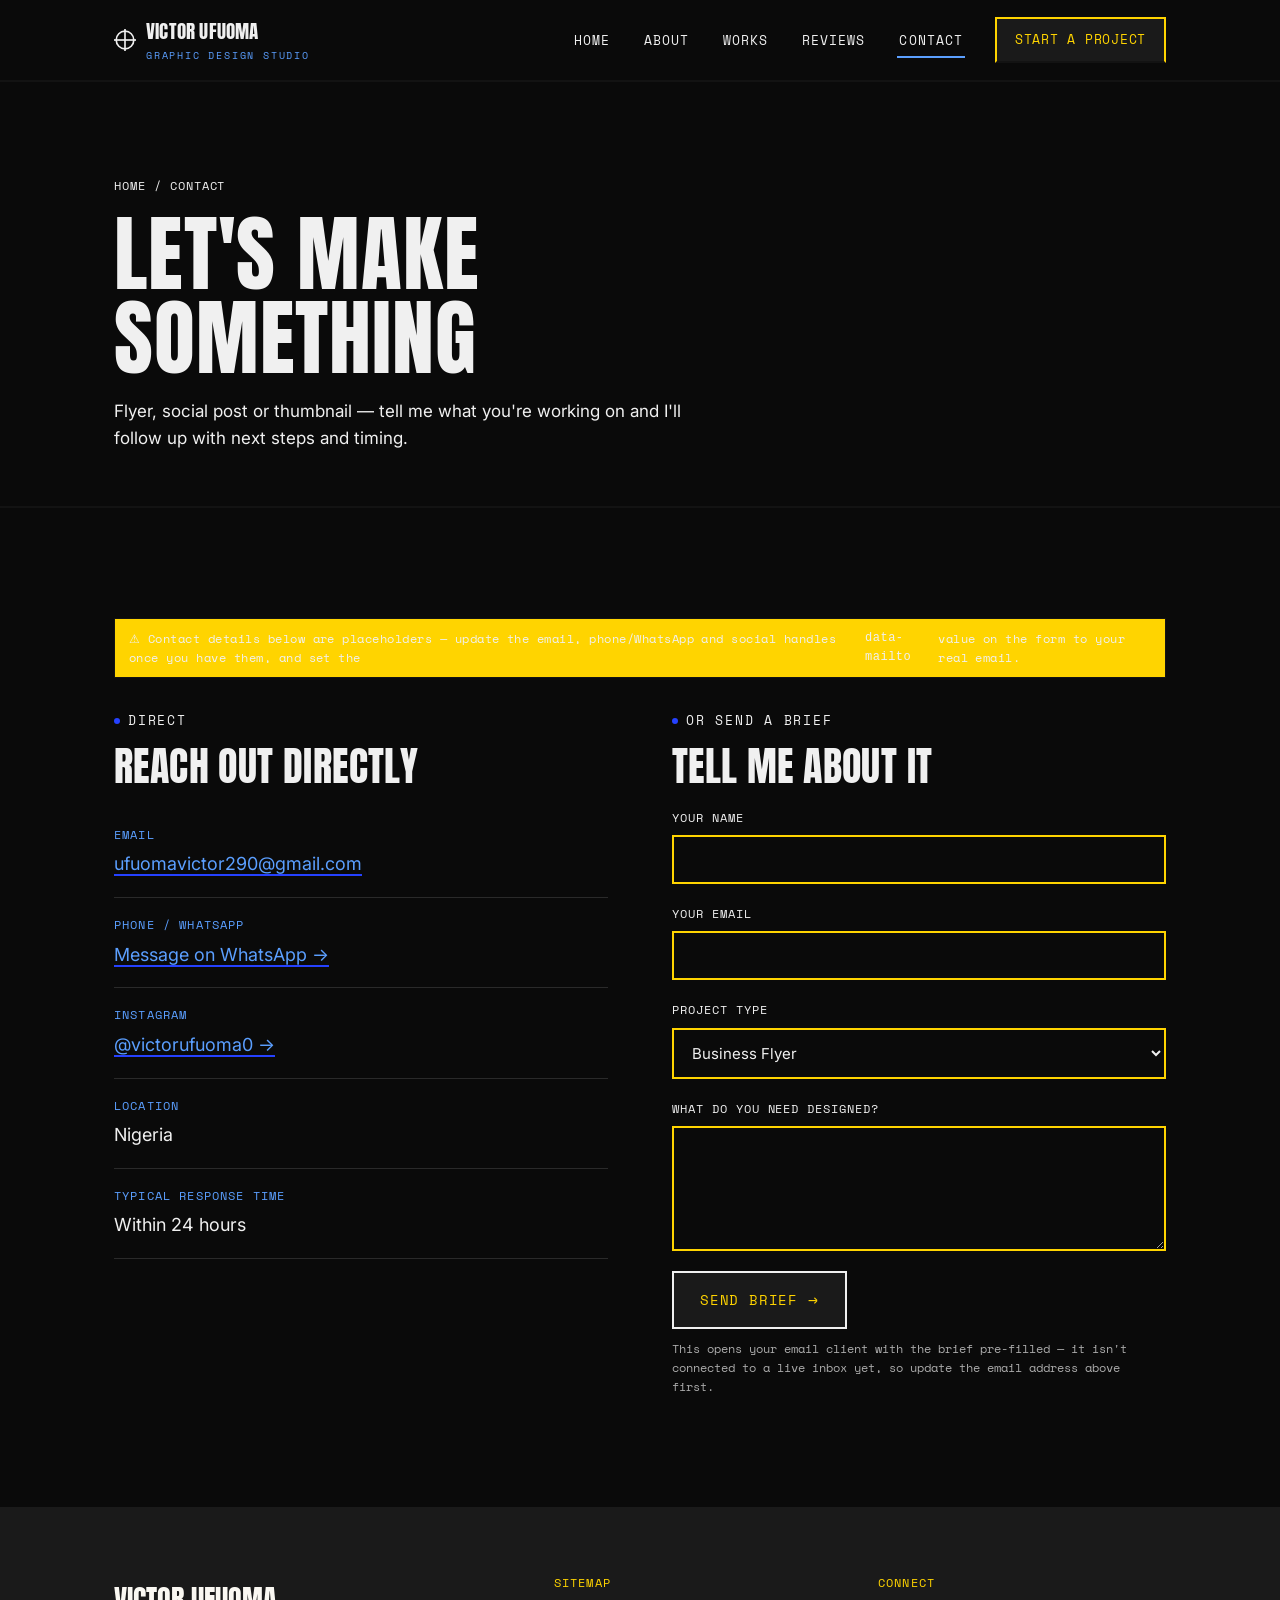
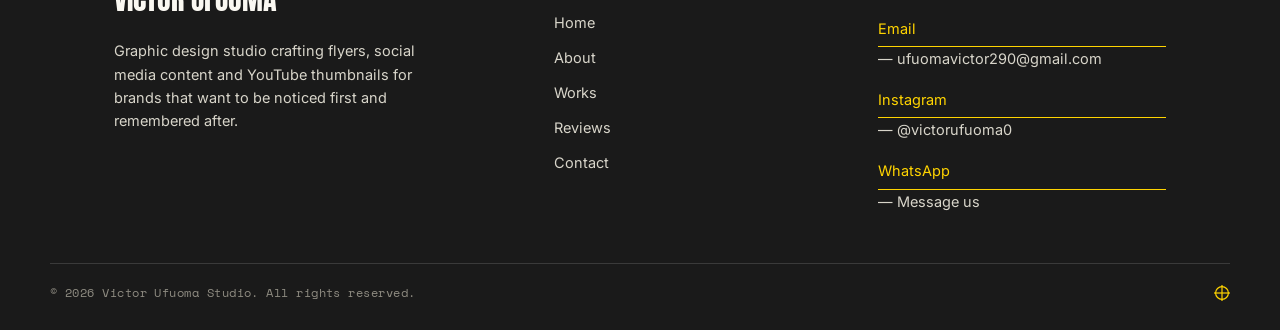
<file: contact.html>
<!DOCTYPE html>
<html lang="en">
<head>
<meta charset="UTF-8">
<meta name="viewport" content="width=device-width, initial-scale=1.0">
<title>Contact — Victor Ufuoma Studio</title>
<meta name="description" content="Start a graphic design project with Victor Ufuoma Studio.">
<link rel="preconnect" href="https://fonts.googleapis.com">
<link rel="preconnect" href="https://fonts.gstatic.com" crossorigin>
<link href="https://fonts.googleapis.com/css2?family=Anton&family=Space+Mono:wght@400;700&family=Inter:wght@400;500;600;700;800&display=swap" rel="stylesheet">
<style>
/* ============================================================
   VICTOR UFUOMA STUDIO — Design System
   Palette: Ink, Signal Yellow, Cobalt Blue, Paper, Pure White, Mist
   Type: Anton (display) / Inter (body) / Space Mono (utility)
   ============================================================ */

:root{
  --c-ink:        #131313;
  --c-yellow:     #FFD400;
  --c-blue:       #2541FF;
  --c-paper:      #FAF8F2;
  --c-white:      #FFFFFF;
  --c-mist:       #E7E3D8;

  --c-ink-soft:   #2b2b2b;
  --c-blue-deep:  #101a8a;

  --font-display: 'Anton', Impact, sans-serif;
  --font-body:    'Inter', -apple-system, BlinkMacSystemFont, sans-serif;
  --font-mono:    'Space Mono', monospace;

  --maxw: 1180px;
  --pad: clamp(20px, 5vw, 64px);
  --radius-card: 2px;

  --ease: cubic-bezier(.22,.68,.32,1);
}

*,*::before,*::after{ box-sizing: border-box; }
html{ scroll-behavior: smooth; }
body{
  margin:0;
  background: #0a0a0a;
  color: #f0f0f0;
  font-family: var(--font-body);
  font-size: 16px;
  line-height: 1.6;
  -webkit-font-smoothing: antialiased;
}
img{ max-width:100%; display:block; }
a{ color: inherit; text-decoration: none; }
ul{ margin:0; padding:0; list-style:none; }
h1,h2,h3,h4{ margin:0; font-family: var(--font-display); font-weight:400; text-transform:uppercase; letter-spacing:0.01em; line-height:1; }
p{ margin:0; }
button{ font-family: inherit; cursor:pointer; }

.container{ max-width: var(--maxw); margin:0 auto; padding:0 var(--pad); }

:focus-visible{
  outline: 3px solid var(--c-blue);
  outline-offset: 3px;
}

.skip-link{
  position:absolute; left:-9999px; top:0;
  background: var(--c-yellow); color: #f0f0f0;
  padding:10px 16px; font-family: var(--font-mono); font-size:13px; z-index:999;
}
.skip-link:focus{ left: 10px; top:10px; }

/* ---------- utility ---------- */
.eyebrow{
  font-family: var(--font-mono);
  font-size: 12.5px;
  letter-spacing: 0.14em;
  text-transform: uppercase;
  display:inline-flex; align-items:center; gap:8px;
}
.eyebrow .dot{ width:6px; height:6px; border-radius:50%; background: var(--c-blue); display:inline-block; }

.section{ padding: clamp(56px, 9vw, 110px) 0; }
.section--tight{ padding: clamp(36px,6vw,64px) 0; }
.section-head{ max-width: 640px; margin-bottom: clamp(28px,4vw,48px); }
.section-head h2{ font-size: clamp(34px, 5.4vw, 58px); }
.section-head p{ margin-top:14px; font-size:17px; color: #b0b0b0; }

.bg-ink{ background: #1a1a1a; color: var(--c-paper); }
.bg-yellow{ background: var(--c-yellow); color: #f0f0f0; }
.bg-blue{ background: var(--c-blue); color: var(--c-white); }
.bg-white{ background: #0a0a0a; }

.divider{ height:1px; background: #2a2a2a; border:0; margin:0; }
.divider--ink{ background: #1a1a1a; height:2px; }

/* registration / crop mark icon */
.regmark{ display:inline-block; flex-shrink:0; }
.regmark--corner{ position:absolute; opacity:0.9; }
.corner-tl{ top: clamp(14px,2vw,28px); left: var(--pad); }
.corner-tr{ top: clamp(14px,2vw,28px); right: var(--pad); }

.btn{
  display:inline-flex; align-items:center; gap:10px;
  font-family: var(--font-mono);
  font-size: 13.5px;
  letter-spacing:0.06em;
  text-transform: uppercase;
  padding: 15px 26px;
  border: 2px solid #FFD400;
  background: transparent;
  color: #f0f0f0;
  transition: transform .25s var(--ease), background .25s var(--ease), color .25s var(--ease);
  white-space: nowrap;
}
.btn:hover{ transform: translate(-2px,-2px); }
.btn-primary{ background: #1a1a1a; color: var(--c-yellow); border-color: #f0f0f0; }
.btn-primary:hover{ background: var(--c-blue); border-color: #5B9FFF; color:#fff; }
.btn-yellow{ background: var(--c-yellow); border-color: #f0f0f0; color: #f0f0f0; }
.btn-on-dark{ border-color: var(--c-paper); color: var(--c-paper); }
.btn-on-dark:hover{ background: var(--c-yellow); border-color: var(--c-yellow); color: #f0f0f0; }
.btn-arrow{ font-size:16px; transition: transform .25s var(--ease); }
.btn:hover .btn-arrow{ transform: translateX(3px); }

/* ============== HEADER / NAV ============== */
.site-header{
  position: sticky; top:0; z-index: 100;
  background: #0a0a0a;
  border-bottom: 2px solid var(--c-ink);
}
.nav-wrap{
  max-width: var(--maxw); margin:0 auto; padding: 16px var(--pad);
  display:flex; align-items:center; justify-content:space-between; gap:24px;
}
.logo{
  display:flex; align-items:center; gap:10px;
  font-family: var(--font-display);
  font-size: 19px;
  letter-spacing: 0.01em;
}
.logo small{
  display:block; font-family: var(--font-mono); font-size:10px;
  letter-spacing:0.18em; color: #5B9FFF; margin-top:2px;
}
.site-nav{ display:flex; align-items:center; gap: clamp(18px,3vw,34px); }
.site-nav > ul{ display:flex; align-items:center; gap: clamp(16px,2.6vw,30px); }
.site-nav a{
  font-family: var(--font-mono); font-size: 13px; letter-spacing:0.08em; text-transform:uppercase;
  padding: 6px 2px; border-bottom: 2px solid transparent;
}
.site-nav a:hover, .site-nav a[aria-current="page"]{ border-bottom-color: #5B9FFF; }
.has-dropdown{ position:relative; }
.dropdown{
  position:absolute; top: calc(100% + 14px); left:50%; transform: translateX(-50%);
  background: #0a0a0a; border:2px solid var(--c-ink); min-width: 220px;
  padding: 6px; opacity:0; visibility:hidden; transform: translateX(-50%) translateY(-6px);
  transition: opacity .2s var(--ease), transform .2s var(--ease);
  box-shadow: 6px 6px 0 var(--c-ink);
}
.has-dropdown:hover .dropdown,
.has-dropdown:focus-within .dropdown{ opacity:1; visibility:visible; transform: translateX(-50%) translateY(0); }
.dropdown a{ display:block; padding:10px 12px; border-bottom:0; font-size:12.5px; }
.dropdown a:hover{ background: var(--c-yellow); }
.dropdown li + li{ border-top:1px solid #2a2a2a; }

.menu-toggle{
  display:none; background:none; border:2px solid var(--c-ink); padding:9px 11px;
}
.menu-toggle span{ display:block; width:20px; height:2px; background: #1a1a1a; margin:4px 0; transition: transform .2s var(--ease), opacity .2s var(--ease); }

.mobile-nav{
  display:none; flex-direction:column;
  background: #0a0a0a; border-bottom:2px solid var(--c-ink);
}
.mobile-nav.is-open{ display:flex; }
.mobile-nav a{
  font-family: var(--font-mono); font-size:14px; letter-spacing:0.06em; text-transform:uppercase;
  padding: 16px var(--pad); border-top:1px solid #2a2a2a;
}
.mobile-nav a.sub-item{ padding-left: calc(var(--pad) + 16px); font-size:12.5px; opacity:0.85; }
.mobile-nav a.cta-mobile{ background: var(--c-yellow); }

.nav-cta-item a{
  display:inline-flex; align-items:center; gap:8px;
  font-family: var(--font-mono); font-size:12.5px; letter-spacing:0.06em; text-transform:uppercase;
  padding: 11px 18px; background: #1a1a1a; color: var(--c-yellow); border: 2px solid #FFD400;
  border-bottom: 2px solid var(--c-ink);
  transition: background .25s var(--ease), color .25s var(--ease), transform .25s var(--ease);
}
.nav-cta-item a:hover{ background: var(--c-blue); border-color: #5B9FFF; color:#fff; transform: translate(-2px,-2px); }

@media (max-width: 860px){
  .site-nav{ display:none; }
  .menu-toggle{ display:inline-flex; flex-direction:column; align-items:center; justify-content:center; }
}

/* ============== HERO ============== */
.hero{
  position:relative;
  padding: clamp(70px,12vw,130px) 0 clamp(50px,8vw,90px);
  overflow:hidden;
}
.hero .container{ position:relative; }
.hero h1{
  font-size: clamp(54px, 12vw, 132px);
  margin: 18px 0 0;
}
.hero h1 .line{ display:block; }
.hero h1 .accent{ color: #5B9FFF; }
.hero-sub{
  margin-top:22px; max-width: 520px;
  font-size: clamp(16px,1.6vw,19px); color: #b0b0b0;
}
.hero-cta{ margin-top:34px; display:flex; gap:14px; flex-wrap:wrap; }
.hero-tape{
  position:absolute; right: calc(-1 * var(--pad)); top: clamp(60px,10vw,120px);
  font-family: var(--font-mono); font-size:12px; letter-spacing:0.2em;
  writing-mode: vertical-rl; text-transform:uppercase; color: #b0b0b0;
}

/* fade-up entrance */
.fade-up{ opacity:0; transform: translateY(18px); animation: fadeUp .7s var(--ease) forwards; }
.fade-up.d1{ animation-delay:.05s; } .fade-up.d2{ animation-delay:.18s; }
.fade-up.d3{ animation-delay:.3s; } .fade-up.d4{ animation-delay:.42s; }
@keyframes fadeUp{ to{ opacity:1; transform:none; } }
@media (prefers-reduced-motion: reduce){
  .fade-up{ animation:none; opacity:1; transform:none; }
  html{ scroll-behavior:auto; }
}

/* page header (non-home pages) */
.page-head{
  padding: clamp(54px,9vw,90px) 0 clamp(34px,6vw,54px);
  border-bottom: 2px solid var(--c-ink);
}
.page-head h1{ font-size: clamp(40px,7.4vw,84px); margin-top:14px; }
.breadcrumb{ font-family: var(--font-mono); font-size:12px; letter-spacing:0.08em; text-transform:uppercase; opacity:0.75; }
.breadcrumb a:hover{ color: #5B9FFF; }
.page-head p.lede{ margin-top:18px; max-width:600px; font-size:17px; }

/* ============== SWATCH CARDS (signature element) ============== */
.swatch-grid{ display:grid; grid-template-columns: repeat(3,1fr); gap: clamp(16px,2.4vw,28px); }
.swatch-card{
  display:flex; flex-direction:column;
  border: 2px solid #FFD400;
  background: #0a0a0a;
  transition: transform .3s var(--ease), box-shadow .3s var(--ease);
}
.swatch-card:hover{ transform: translateY(-6px); box-shadow: 8px 8px 0 var(--c-ink); }
.swatch-chip{
  aspect-ratio: 4/3; position:relative; display:flex; align-items:flex-end; padding:18px;
  border-bottom: 2px solid var(--c-ink);
}
.swatch-chip .regmark{ position:absolute; top:14px; right:14px; }
.swatch-chip .num{ font-family: var(--font-mono); font-size:13px; letter-spacing:0.08em; }
.swatch-label{ padding: 16px 18px 20px; }
.swatch-code{ font-family: var(--font-mono); font-size:11.5px; letter-spacing:0.1em; opacity:0.6; display:block; margin-bottom:6px; }
.swatch-label h3{ font-size: clamp(19px,2vw,23px); }
.swatch-label .desc{ margin-top:8px; font-size:14px; color: #b0b0b0; }
.swatch-link{ margin-top:14px; font-family: var(--font-mono); font-size:12px; letter-spacing:0.08em; text-transform:uppercase; display:inline-flex; align-items:center; gap:6px; }
.swatch-card:hover .swatch-link{ color: #5B9FFF; }

@media (max-width: 860px){ .swatch-grid{ grid-template-columns: 1fr; } }

/* ============== STATS ============== */
.stat-row{ display:grid; grid-template-columns: repeat(4,1fr); gap: clamp(14px,2vw,24px); }
.stat{ border-left:2px solid var(--c-ink); padding-left:16px; }
.stat .num{ font-family: var(--font-display); font-size: clamp(38px,5vw,56px); color: #5B9FFF; }
.stat .label{ font-family: var(--font-mono); font-size:12px; letter-spacing:0.08em; text-transform:uppercase; margin-top:6px; }
@media (max-width: 760px){ .stat-row{ grid-template-columns: repeat(2,1fr); row-gap:28px; } }

/* ============== TAGS / TOOLS ============== */
.tag-row{ display:flex; flex-wrap:wrap; gap:10px; }
.tag{
  font-family: var(--font-mono); font-size:12.5px; letter-spacing:0.05em; text-transform:uppercase;
  padding:9px 14px; border:1.5px solid var(--c-ink);
}

/* ============== PROCESS TIMELINE ============== */
.timeline{ display:flex; flex-direction:column; }
.tl-step{ display:grid; grid-template-columns: 70px 1fr; gap:20px; padding: 24px 0; border-top:1px solid #2a2a2a; }
.tl-step:first-child{ border-top:2px solid var(--c-ink); }
.tl-num{ font-family: var(--font-mono); font-size:14px; color: #5B9FFF; padding-top:3px; }
.tl-body h4{ font-size: clamp(19px,2.2vw,25px); }
.tl-body p{ margin-top:8px; max-width:560px; color: #b0b0b0; font-size:15px; }

/* ============== GALLERY PLACEHOLDER FRAMES ============== */
.gallery{ display:grid; grid-template-columns: repeat(3,1fr); gap: clamp(14px,2vw,22px); }
.frame{
  position:relative; border:2px dashed var(--c-ink); background: repeating-linear-gradient(135deg, var(--c-mist) 0 2px, transparent 2px 14px);
  display:flex; align-items:center; justify-content:center; text-align:center; padding:18px;
}
.frame--portrait{ aspect-ratio: 4/5; }
.frame--square{ aspect-ratio: 1/1; }
.frame--story{ aspect-ratio: 9/16; }
.frame--wide{ aspect-ratio: 16/9; }
.frame-inner{ background: #0a0a0a; border:1px solid var(--c-ink); padding:16px; max-width:88%; }
.frame-inner .tag-ph{ font-family: var(--font-mono); font-size:11px; letter-spacing:0.08em; text-transform:uppercase; color: #5B9FFF; }
.frame-inner .name{ font-family: var(--font-display); font-size:15px; margin-top:8px; }
.frame-inner .dims{ font-family: var(--font-mono); font-size:10.5px; opacity:0.6; margin-top:6px; }
@media (max-width: 860px){ .gallery{ grid-template-columns: repeat(2,1fr); } }
@media (max-width: 540px){ .gallery{ grid-template-columns: 1fr; } }

/* ============== INCLUDES LIST ============== */
.includes{ display:grid; grid-template-columns: 1fr 1fr; gap: 28px 40px; }
.includes li{ display:flex; gap:12px; align-items:flex-start; font-size:15.5px; padding:12px 0; border-bottom:1px solid #2a2a2a; }
.includes li .mark{ color: #5B9FFF; font-family: var(--font-mono); flex-shrink:0; }
@media (max-width:700px){ .includes{ grid-template-columns:1fr; } }

/* ============== TESTIMONIALS ============== */
.review-grid{ display:grid; grid-template-columns: repeat(3,1fr); gap: clamp(16px,2.4vw,24px); }
.review-card{ border:2px solid var(--c-ink); background: #0a0a0a; padding: 26px 24px; display:flex; flex-direction:column; height:100%; }
.review-card .stars{ color: var(--c-yellow); -webkit-text-stroke: 1px var(--c-ink); font-size:17px; letter-spacing:3px; }
.review-card blockquote{ margin: 16px 0 0; font-size:16px; line-height:1.55; flex-grow:1; }
.review-card .who{ margin-top:18px; padding-top:14px; border-top:1px solid #2a2a2a; }
.review-card .who .name{ font-family: var(--font-mono); font-size:13px; text-transform:uppercase; letter-spacing:0.04em; }
.review-card .who .role{ font-size:13px; color: #b0b0b0; margin-top:2px; }
@media (max-width: 900px){ .review-grid{ grid-template-columns: 1fr 1fr; } }
@media (max-width: 600px){ .review-grid{ grid-template-columns: 1fr; } }

.placeholder-note{
  font-family: var(--font-mono); font-size:12px; letter-spacing:0.04em;
  background: var(--c-yellow); border:1.5px solid var(--c-ink); padding:10px 14px;
  display:inline-flex; gap:8px; margin-bottom: 28px;
}

/* ============== CONTACT ============== */
.contact-grid{ display:grid; grid-template-columns: 1fr 1fr; gap: clamp(30px,5vw,64px); align-items:start; }
.contact-item{ padding: 18px 0; border-bottom:1px solid #2a2a2a; }
.contact-item .k{ font-family: var(--font-mono); font-size:11.5px; letter-spacing:0.1em; text-transform:uppercase; color: #5B9FFF; }
.contact-item .v{ font-size:18px; margin-top:6px; }
.contact-item .v a{ color: #5B9FFF; text-decoration: none; border-bottom: 2px solid var(--c-blue); transition: color .25s var(--ease), border-color .25s var(--ease); }
.contact-item .v a:hover{ color: #f0f0f0; border-bottom-color: #f0f0f0; }
.contact-item .v.placeholder{ color: #9a9588; font-style: italic; }

.form-field{ margin-bottom:20px; display:flex; flex-direction:column; gap:8px; }
.form-field label{ font-family: var(--font-mono); font-size:12px; letter-spacing:0.08em; text-transform:uppercase; }
.form-field input, .form-field textarea, .form-field select{
  font-family: var(--font-body); font-size:15px; padding:13px 14px;
  border: 2px solid #FFD400; background: #0a0a0a; color: #f0f0f0;
  resize: vertical;
}
.form-field input:focus, .form-field textarea:focus{ outline:3px solid var(--c-blue); outline-offset:2px; }
.form-note{ font-family: var(--font-mono); font-size:12px; margin-top:10px; opacity:0.7; }

/* ============== CTA BAND ============== */
.cta-band{ text-align:left; }
.cta-band h2{ font-size: clamp(32px,6vw,62px); max-width: 760px; }
.cta-band-row{ display:flex; align-items:flex-end; justify-content:space-between; gap:30px; flex-wrap:wrap; }

/* ============== FOOTER ============== */
.site-footer{ background: #1a1a1a; color: var(--c-paper); padding-top: clamp(48px,7vw,70px); }
.footer-grid{ display:grid; grid-template-columns: 1.4fr 1fr 1fr; gap: 36px; padding-bottom: 44px; }
.footer-col h4{ font-family: var(--font-mono); font-size:12px; letter-spacing:0.1em; text-transform:uppercase; color: var(--c-yellow); margin-bottom:16px; }
.footer-logo{ font-family: var(--font-display); font-size: 28px; }
.footer-tag{ margin-top:12px; max-width: 320px; color: #c9c6ba; font-size:14.5px; }
.footer-col a, .footer-col p{ display:block; padding:6px 0; font-size:14.5px; color: #d8d5ca; }
.footer-col a:hover{ color: var(--c-yellow); }
.footer-bottom{
  border-top:1px solid #3a3a3a; padding: 20px 0 28px;
  display:flex; align-items:center; justify-content:space-between; flex-wrap:wrap; gap:12px;
}
.footer-bottom .copy{ font-family: var(--font-mono); font-size:11.5px; color:#8f8c82; letter-spacing:0.04em; }
.footer-bottom .marks{ display:flex; gap:10px; color: var(--c-yellow); }

.footer-col p a{ color: #FFD400; text-decoration: none; border-bottom: 1px solid #FFD400; transition: all .25s var(--ease); }
.footer-col p a:hover{ color: #5B9FFF; border-bottom-color: #5B9FFF; }

@media (max-width: 760px){ .footer-grid{ grid-template-columns: 1fr; } }

/* ============== REAL IMAGE GALLERY CARDS ============== */
.gallery-item{ margin:0; display:flex; flex-direction:column; gap:10px; }
.frame--filled{
  border: 2px solid #FFD400; background:none; padding:0; overflow:hidden;
  transition: transform .3s var(--ease), box-shadow .3s var(--ease);
}
.frame--filled img{ width:100%; height:100%; object-fit:cover; display:block; }
.gallery-item:hover .frame--filled{ transform: translateY(-5px); box-shadow: 7px 7px 0 var(--c-ink); }
.gallery-caption{
  font-family: var(--font-mono); font-size:12px; letter-spacing:0.03em;
  color: #b0b0b0; text-align:center;
}

/* ============== SCROLL REVEAL TRANSITIONS ============== */
.reveal{
  opacity: 0;
  transform: translateY(30px);
  transition: opacity .8s var(--ease), transform .8s var(--ease);
  will-change: opacity, transform;
}
.reveal.in-view{ opacity: 1; transform: none; }

.reveal-stagger > *{
  opacity: 0;
  transform: translateY(22px);
  transition: opacity .6s var(--ease), transform .6s var(--ease);
  will-change: opacity, transform;
}
.reveal-stagger.in-view > *{ opacity: 1; transform: none; }
.reveal-stagger.in-view > *:nth-child(1){ transition-delay: .04s; }
.reveal-stagger.in-view > *:nth-child(2){ transition-delay: .11s; }
.reveal-stagger.in-view > *:nth-child(3){ transition-delay: .18s; }
.reveal-stagger.in-view > *:nth-child(4){ transition-delay: .25s; }
.reveal-stagger.in-view > *:nth-child(5){ transition-delay: .32s; }
.reveal-stagger.in-view > *:nth-child(6){ transition-delay: .39s; }

@media (prefers-reduced-motion: reduce){
  .reveal, .reveal-stagger > *{ opacity:1 !important; transform:none !important; transition:none !important; }
}

/* responsive type guard for headings on very small screens */
@media (max-width: 380px){ .hero h1{ font-size: 46px; } }

</style>
</head>
<body>

<noscript><style>.reveal,.reveal-stagger>*{opacity:1!important;transform:none!important;}</style></noscript>

<a class="skip-link" href="#main">Skip to content</a>

<header class="site-header">
  <div class="nav-wrap">
    <a href="index.html" class="logo">
      <svg class="regmark" width="22" height="22" viewBox="0 0 20 20" aria-hidden="true"><circle cx="10" cy="10" r="8" fill="none" stroke="currentColor" stroke-width="1.5"/><line x1="10" y1="0" x2="10" y2="20" stroke="currentColor" stroke-width="1.5"/><line x1="0" y1="10" x2="20" y2="10" stroke="currentColor" stroke-width="1.5"/></svg>
      <span>VICTOR UFUOMA<small>GRAPHIC DESIGN STUDIO</small></span>
    </a>
    <nav class="site-nav" aria-label="Primary">
      <ul>
        <li><a href="index.html">Home</a></li>
        <li><a href="about.html">About</a></li>
        <li class="has-dropdown">
          <a href="works.html">Works</a>
          <div class="dropdown">
            <ul>
              <li><a href="works.html">All Works</a></li>
              <li><a href="work-business-flyer.html">Business Flyer</a></li>
              <li><a href="work-social-media.html">Social Media Design</a></li>
              <li><a href="work-youtube-thumbnail.html">YouTube Thumbnail</a></li>
            </ul>
          </div>
        </li>
        <li><a href="reviews.html">Reviews</a></li>
        <li><a href="contact.html" aria-current="page">Contact</a></li>
        <li class="nav-cta-item"><a href="contact.html">Start a Project</a></li>
      </ul>
    </nav>
    <button class="menu-toggle" aria-label="Open menu" aria-expanded="false">
      <span></span><span></span><span></span>
    </button>
  </div>
  <nav class="mobile-nav" aria-label="Mobile">
    <a href="index.html">Home</a>
    <a href="about.html">About</a>
    <a href="works.html">Works</a>
    <a href="work-business-flyer.html" class="sub-item">— Business Flyer</a>
    <a href="work-social-media.html" class="sub-item">— Social Media Design</a>
    <a href="work-youtube-thumbnail.html" class="sub-item">— YouTube Thumbnail</a>
    <a href="reviews.html">Reviews</a>
    <a href="contact.html" class="cta-mobile">Start a Project →</a>
  </nav>
</header>

<main id="main">

  <section class="page-head">
    <div class="container">
      <span class="breadcrumb fade-up d1"><a href="index.html">Home</a> / Contact</span>
      <h1 class="fade-up d2">Let's Make<br>Something</h1>
      <p class="lede fade-up d3">Flyer, social post or thumbnail — tell me what you're working on and
        I'll follow up with next steps and timing.</p>
    </div>
  </section>

  <section class="section reveal">
    <div class="container">
      <span class="placeholder-note">⚠ Contact details below are placeholders — update the
        email, phone/WhatsApp and social handles once you have them, and set the
        <code>data-mailto</code> value on the form to your real email.</span>

      <div class="contact-grid">

        <!-- DIRECT DETAILS -->
        <div>
          <div class="section-head" style="margin-bottom:22px;">
            <span class="eyebrow"><span class="dot"></span>Direct</span>
            <h2 style="margin-top:14px; font-size:clamp(28px,4vw,40px);">Reach out directly</h2>
          </div>
          <div class="contact-item">
            <div class="k">Email</div>
            <div class="v"><a href="mailto:ufuomavictor290@gmail.com">ufuomavictor290@gmail.com</a></div>
          </div>
          <div class="contact-item">
            <div class="k">Phone / WhatsApp</div>
            <div class="v"><a href="https://wa.me/message/Y3NWBD3H3QB7G1" target="_blank">Message on WhatsApp →</a></div>
          </div>
          <div class="contact-item">
            <div class="k">Instagram</div>
            <div class="v"><a href="https://www.instagram.com/victorufuoma0?igsh=ODJ5OGplYzIwejBk" target="_blank">@victorufuoma0 →</a></div>
          </div>
          <div class="contact-item">
            <div class="k">Location</div>
            <div class="v">Nigeria</div>
          </div>
          <div class="contact-item">
            <div class="k">Typical Response Time</div>
            <div class="v">Within 24 hours</div>
          </div>
        </div>

        <!-- FORM -->
        <div>
          <div class="section-head" style="margin-bottom:22px;">
            <span class="eyebrow"><span class="dot"></span>Or send a brief</span>
            <h2 style="margin-top:14px; font-size:clamp(28px,4vw,40px);">Tell me about it</h2>
          </div>
          <form id="contact-form" data-mailto="REPLACE_WITH_EMAIL@example.com">
            <div class="form-field">
              <label for="cf-name">Your name</label>
              <input type="text" id="cf-name" name="name" required>
            </div>
            <div class="form-field">
              <label for="cf-email">Your email</label>
              <input type="email" id="cf-email" name="email" required>
            </div>
            <div class="form-field">
              <label for="cf-project">Project type</label>
              <select id="cf-project" name="project">
                <option>Business Flyer</option>
                <option>Social Media Design</option>
                <option>YouTube Thumbnail</option>
                <option>Something else</option>
              </select>
            </div>
            <div class="form-field">
              <label for="cf-message">What do you need designed?</label>
              <textarea id="cf-message" name="message" rows="5" required></textarea>
            </div>
            <button type="submit" class="btn btn-primary">Send Brief <span class="btn-arrow">→</span></button>
            <p class="form-note">This opens your email client with the brief pre-filled —
              it isn't connected to a live inbox yet, so update the email address above first.</p>
          </form>
        </div>

      </div>
    </div>
  </section>

</main>

<footer class="site-footer">
  <div class="container footer-grid">
    <div class="footer-col">
      <div class="footer-logo">VICTOR UFUOMA</div>
      <p class="footer-tag">Graphic design studio crafting flyers, social media content and YouTube
        thumbnails for brands that want to be noticed first and remembered after.</p>
    </div>
    <div class="footer-col">
      <h4>Sitemap</h4>
      <a href="index.html">Home</a>
      <a href="about.html">About</a>
      <a href="works.html">Works</a>
      <a href="reviews.html">Reviews</a>
      <a href="contact.html">Contact</a>
    </div>
    <div class="footer-col">
      <h4>Connect</h4>
      <p><a href="mailto:ufuomavictor290@gmail.com">Email</a> — ufuomavictor290@gmail.com</p>
      <p><a href="https://www.instagram.com/victorufuoma0?igsh=ODJ5OGplYzIwejBk" target="_blank">Instagram</a> — @victorufuoma0</p>
      <p><a href="https://wa.me/message/Y3NWBD3H3QB7G1" target="_blank">WhatsApp</a> — Message us</p>
    </div>
  </div>
  <div class="container footer-bottom">
    <span class="copy">© 2026 Victor Ufuoma Studio. All rights reserved.</span>
    <span class="marks">
      <svg class="regmark" width="16" height="16" viewBox="0 0 20 20" aria-hidden="true"><circle cx="10" cy="10" r="8" fill="none" stroke="currentColor" stroke-width="1.5"/><line x1="10" y1="0" x2="10" y2="20" stroke="currentColor" stroke-width="1.5"/><line x1="0" y1="10" x2="20" y2="10" stroke="currentColor" stroke-width="1.5"/></svg>
    </span>
  </div>
</footer>

<script>
// Victor Ufuoma Studio — shared site behaviour

document.addEventListener('DOMContentLoaded', function () {
  // Mobile nav toggle
  var toggle = document.querySelector('.menu-toggle');
  var mobileNav = document.querySelector('.mobile-nav');
  if (toggle && mobileNav) {
    toggle.addEventListener('click', function () {
      var isOpen = mobileNav.classList.toggle('is-open');
      toggle.setAttribute('aria-expanded', isOpen ? 'true' : 'false');
    });
  }

  // Mobile sub-menu (Works) expand
  var subToggle = document.querySelector('.mobile-nav .sub-toggle');
  var subList = document.querySelector('.mobile-nav .sub');
  if (subToggle && subList) {
    subToggle.addEventListener('click', function (e) {
      e.preventDefault();
      subList.style.display = subList.style.display === 'block' ? 'none' : 'block';
    });
  }

  // Contact form -> mailto (front-end only, no backend attached)
  var form = document.getElementById('contact-form');
  if (form) {
    form.addEventListener('submit', function (e) {
      e.preventDefault();
      var name = encodeURIComponent(document.getElementById('cf-name').value || '');
      var email = document.getElementById('cf-email').value || '';
      var project = encodeURIComponent(document.getElementById('cf-project').value || '');
      var message = encodeURIComponent(document.getElementById('cf-message').value || '');
      var subject = encodeURIComponent('New project enquiry from ' + decodeURIComponent(name || 'website visitor'));
      var body = 'Name: ' + decodeURIComponent(name) +
        '\nEmail: ' + email +
        '\nProject type: ' + decodeURIComponent(project) +
        '\n\nMessage:\n' + decodeURIComponent(message);

      // NOTE: replace REPLACE_WITH_EMAIL in this file's mailto target via contact.html data attribute
      var target = form.getAttribute('data-mailto') || 'hello@example.com';
      window.location.href = 'mailto:' + target + '?subject=' + subject + '&body=' + encodeURIComponent(body);
    });
  }

  // Scroll-triggered section transitions
  var revealTargets = document.querySelectorAll('.reveal, .reveal-stagger');
  if (revealTargets.length) {
    if ('IntersectionObserver' in window) {
      var revealObserver = new IntersectionObserver(function (entries) {
        entries.forEach(function (entry) {
          if (entry.isIntersecting) {
            entry.target.classList.add('in-view');
            revealObserver.unobserve(entry.target);
          }
        });
      }, { threshold: 0.12, rootMargin: '0px 0px -80px 0px' });
      revealTargets.forEach(function (el) { revealObserver.observe(el); });
    } else {
      revealTargets.forEach(function (el) { el.classList.add('in-view'); });
    }
  }
});

</script>
</body>
</html>
</file>
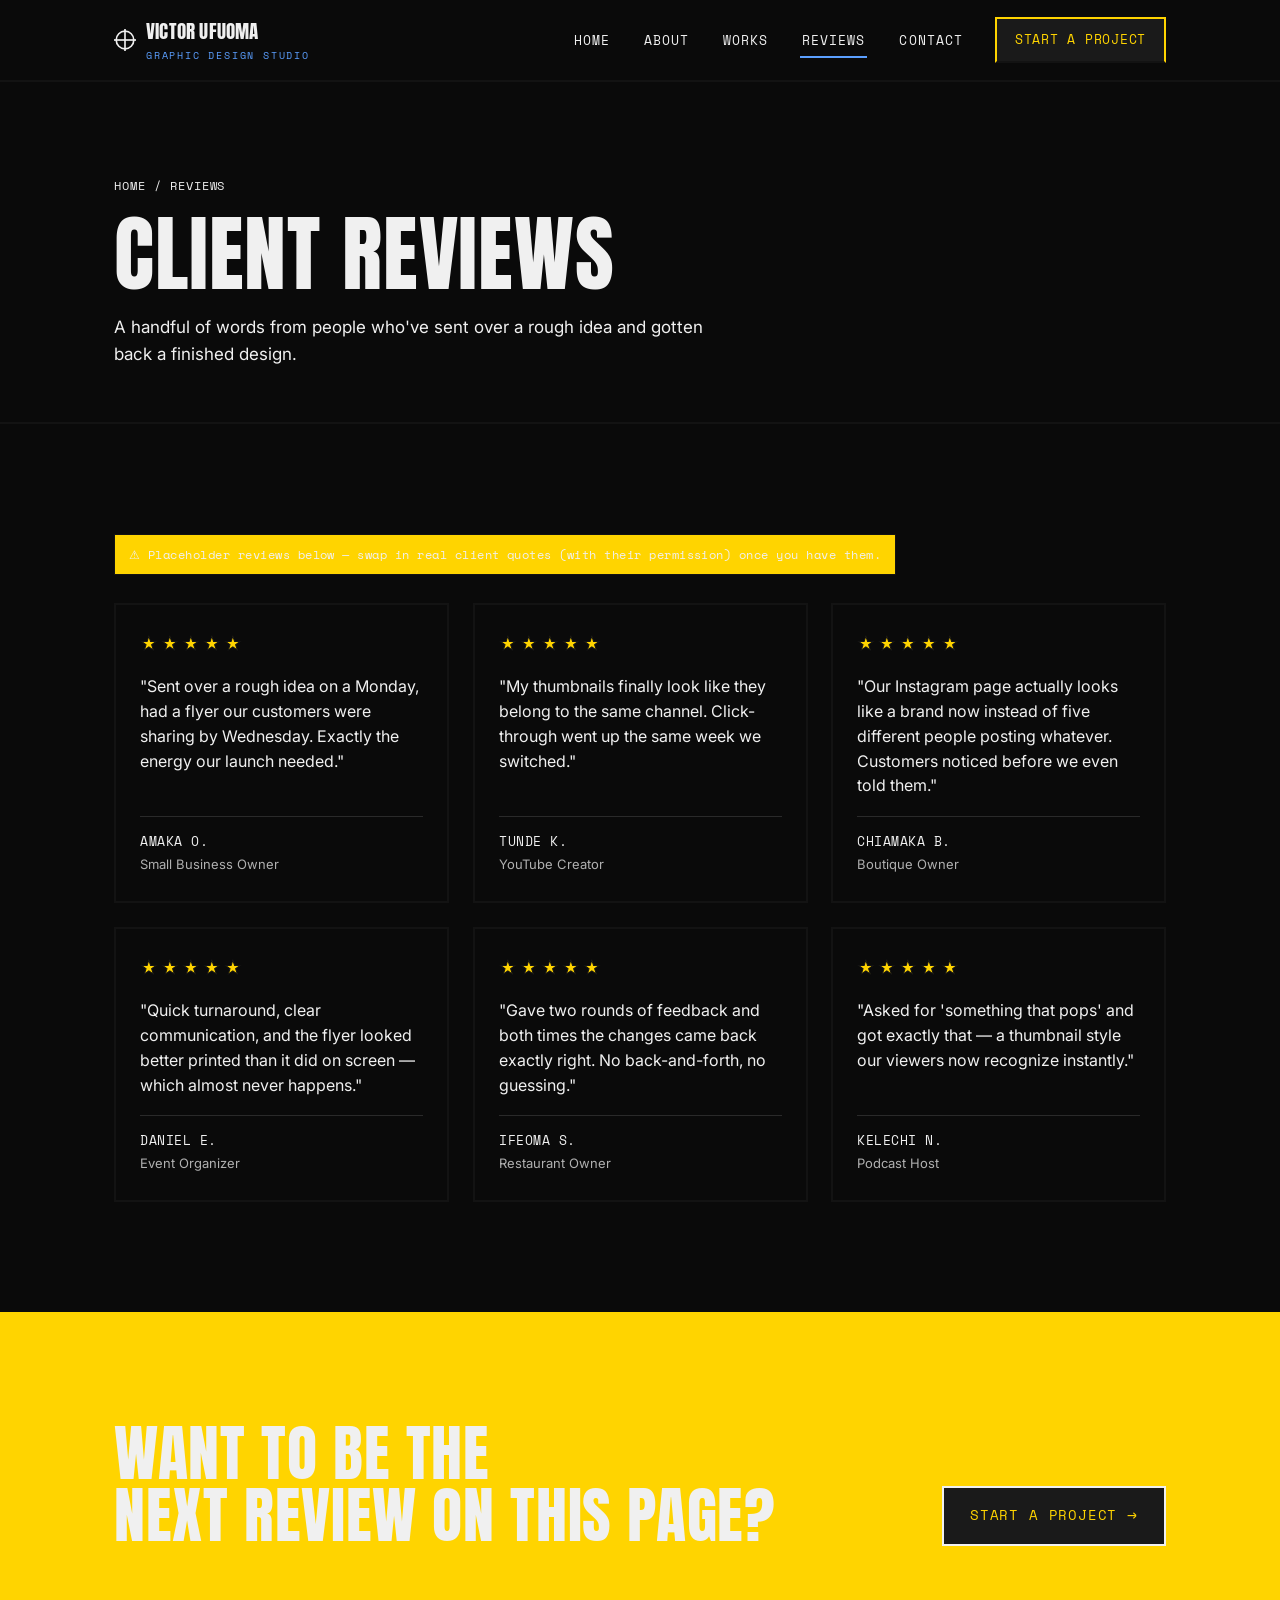
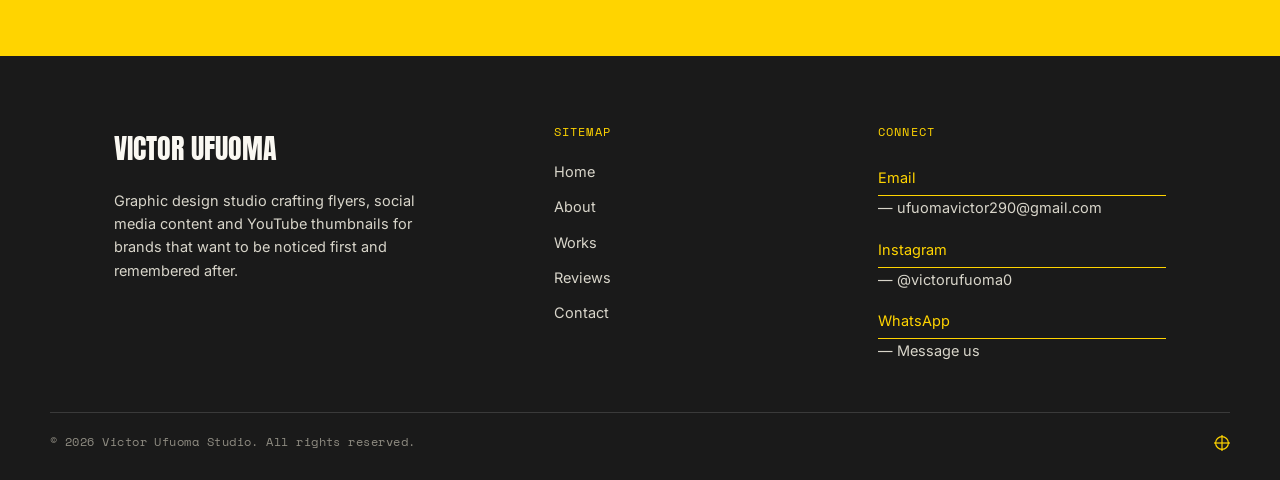
<file: reviews.html>
<!DOCTYPE html>
<html lang="en">
<head>
<meta charset="UTF-8">
<meta name="viewport" content="width=device-width, initial-scale=1.0">
<title>Reviews — Victor Ufuoma Studio</title>
<meta name="description" content="What clients say about working with Victor Ufuoma Studio.">
<link rel="preconnect" href="https://fonts.googleapis.com">
<link rel="preconnect" href="https://fonts.gstatic.com" crossorigin>
<link href="https://fonts.googleapis.com/css2?family=Anton&family=Space+Mono:wght@400;700&family=Inter:wght@400;500;600;700;800&display=swap" rel="stylesheet">
<style>
/* ============================================================
   VICTOR UFUOMA STUDIO — Design System
   Palette: Ink, Signal Yellow, Cobalt Blue, Paper, Pure White, Mist
   Type: Anton (display) / Inter (body) / Space Mono (utility)
   ============================================================ */

:root{
  --c-ink:        #131313;
  --c-yellow:     #FFD400;
  --c-blue:       #2541FF;
  --c-paper:      #FAF8F2;
  --c-white:      #FFFFFF;
  --c-mist:       #E7E3D8;

  --c-ink-soft:   #2b2b2b;
  --c-blue-deep:  #101a8a;

  --font-display: 'Anton', Impact, sans-serif;
  --font-body:    'Inter', -apple-system, BlinkMacSystemFont, sans-serif;
  --font-mono:    'Space Mono', monospace;

  --maxw: 1180px;
  --pad: clamp(20px, 5vw, 64px);
  --radius-card: 2px;

  --ease: cubic-bezier(.22,.68,.32,1);
}

*,*::before,*::after{ box-sizing: border-box; }
html{ scroll-behavior: smooth; }
body{
  margin:0;
  background: #0a0a0a;
  color: #f0f0f0;
  font-family: var(--font-body);
  font-size: 16px;
  line-height: 1.6;
  -webkit-font-smoothing: antialiased;
}
img{ max-width:100%; display:block; }
a{ color: inherit; text-decoration: none; }
ul{ margin:0; padding:0; list-style:none; }
h1,h2,h3,h4{ margin:0; font-family: var(--font-display); font-weight:400; text-transform:uppercase; letter-spacing:0.01em; line-height:1; }
p{ margin:0; }
button{ font-family: inherit; cursor:pointer; }

.container{ max-width: var(--maxw); margin:0 auto; padding:0 var(--pad); }

:focus-visible{
  outline: 3px solid var(--c-blue);
  outline-offset: 3px;
}

.skip-link{
  position:absolute; left:-9999px; top:0;
  background: var(--c-yellow); color: #f0f0f0;
  padding:10px 16px; font-family: var(--font-mono); font-size:13px; z-index:999;
}
.skip-link:focus{ left: 10px; top:10px; }

/* ---------- utility ---------- */
.eyebrow{
  font-family: var(--font-mono);
  font-size: 12.5px;
  letter-spacing: 0.14em;
  text-transform: uppercase;
  display:inline-flex; align-items:center; gap:8px;
}
.eyebrow .dot{ width:6px; height:6px; border-radius:50%; background: var(--c-blue); display:inline-block; }

.section{ padding: clamp(56px, 9vw, 110px) 0; }
.section--tight{ padding: clamp(36px,6vw,64px) 0; }
.section-head{ max-width: 640px; margin-bottom: clamp(28px,4vw,48px); }
.section-head h2{ font-size: clamp(34px, 5.4vw, 58px); }
.section-head p{ margin-top:14px; font-size:17px; color: #b0b0b0; }

.bg-ink{ background: #1a1a1a; color: var(--c-paper); }
.bg-yellow{ background: var(--c-yellow); color: #f0f0f0; }
.bg-blue{ background: var(--c-blue); color: var(--c-white); }
.bg-white{ background: #0a0a0a; }

.divider{ height:1px; background: #2a2a2a; border:0; margin:0; }
.divider--ink{ background: #1a1a1a; height:2px; }

/* registration / crop mark icon */
.regmark{ display:inline-block; flex-shrink:0; }
.regmark--corner{ position:absolute; opacity:0.9; }
.corner-tl{ top: clamp(14px,2vw,28px); left: var(--pad); }
.corner-tr{ top: clamp(14px,2vw,28px); right: var(--pad); }

.btn{
  display:inline-flex; align-items:center; gap:10px;
  font-family: var(--font-mono);
  font-size: 13.5px;
  letter-spacing:0.06em;
  text-transform: uppercase;
  padding: 15px 26px;
  border: 2px solid #FFD400;
  background: transparent;
  color: #f0f0f0;
  transition: transform .25s var(--ease), background .25s var(--ease), color .25s var(--ease);
  white-space: nowrap;
}
.btn:hover{ transform: translate(-2px,-2px); }
.btn-primary{ background: #1a1a1a; color: var(--c-yellow); border-color: #f0f0f0; }
.btn-primary:hover{ background: var(--c-blue); border-color: #5B9FFF; color:#fff; }
.btn-yellow{ background: var(--c-yellow); border-color: #f0f0f0; color: #f0f0f0; }
.btn-on-dark{ border-color: var(--c-paper); color: var(--c-paper); }
.btn-on-dark:hover{ background: var(--c-yellow); border-color: var(--c-yellow); color: #f0f0f0; }
.btn-arrow{ font-size:16px; transition: transform .25s var(--ease); }
.btn:hover .btn-arrow{ transform: translateX(3px); }

/* ============== HEADER / NAV ============== */
.site-header{
  position: sticky; top:0; z-index: 100;
  background: #0a0a0a;
  border-bottom: 2px solid var(--c-ink);
}
.nav-wrap{
  max-width: var(--maxw); margin:0 auto; padding: 16px var(--pad);
  display:flex; align-items:center; justify-content:space-between; gap:24px;
}
.logo{
  display:flex; align-items:center; gap:10px;
  font-family: var(--font-display);
  font-size: 19px;
  letter-spacing: 0.01em;
}
.logo small{
  display:block; font-family: var(--font-mono); font-size:10px;
  letter-spacing:0.18em; color: #5B9FFF; margin-top:2px;
}
.site-nav{ display:flex; align-items:center; gap: clamp(18px,3vw,34px); }
.site-nav > ul{ display:flex; align-items:center; gap: clamp(16px,2.6vw,30px); }
.site-nav a{
  font-family: var(--font-mono); font-size: 13px; letter-spacing:0.08em; text-transform:uppercase;
  padding: 6px 2px; border-bottom: 2px solid transparent;
}
.site-nav a:hover, .site-nav a[aria-current="page"]{ border-bottom-color: #5B9FFF; }
.has-dropdown{ position:relative; }
.dropdown{
  position:absolute; top: calc(100% + 14px); left:50%; transform: translateX(-50%);
  background: #0a0a0a; border:2px solid var(--c-ink); min-width: 220px;
  padding: 6px; opacity:0; visibility:hidden; transform: translateX(-50%) translateY(-6px);
  transition: opacity .2s var(--ease), transform .2s var(--ease);
  box-shadow: 6px 6px 0 var(--c-ink);
}
.has-dropdown:hover .dropdown,
.has-dropdown:focus-within .dropdown{ opacity:1; visibility:visible; transform: translateX(-50%) translateY(0); }
.dropdown a{ display:block; padding:10px 12px; border-bottom:0; font-size:12.5px; }
.dropdown a:hover{ background: var(--c-yellow); }
.dropdown li + li{ border-top:1px solid #2a2a2a; }

.menu-toggle{
  display:none; background:none; border:2px solid var(--c-ink); padding:9px 11px;
}
.menu-toggle span{ display:block; width:20px; height:2px; background: #1a1a1a; margin:4px 0; transition: transform .2s var(--ease), opacity .2s var(--ease); }

.mobile-nav{
  display:none; flex-direction:column;
  background: #0a0a0a; border-bottom:2px solid var(--c-ink);
}
.mobile-nav.is-open{ display:flex; }
.mobile-nav a{
  font-family: var(--font-mono); font-size:14px; letter-spacing:0.06em; text-transform:uppercase;
  padding: 16px var(--pad); border-top:1px solid #2a2a2a;
}
.mobile-nav a.sub-item{ padding-left: calc(var(--pad) + 16px); font-size:12.5px; opacity:0.85; }
.mobile-nav a.cta-mobile{ background: var(--c-yellow); }

.nav-cta-item a{
  display:inline-flex; align-items:center; gap:8px;
  font-family: var(--font-mono); font-size:12.5px; letter-spacing:0.06em; text-transform:uppercase;
  padding: 11px 18px; background: #1a1a1a; color: var(--c-yellow); border: 2px solid #FFD400;
  border-bottom: 2px solid var(--c-ink);
  transition: background .25s var(--ease), color .25s var(--ease), transform .25s var(--ease);
}
.nav-cta-item a:hover{ background: var(--c-blue); border-color: #5B9FFF; color:#fff; transform: translate(-2px,-2px); }

@media (max-width: 860px){
  .site-nav{ display:none; }
  .menu-toggle{ display:inline-flex; flex-direction:column; align-items:center; justify-content:center; }
}

/* ============== HERO ============== */
.hero{
  position:relative;
  padding: clamp(70px,12vw,130px) 0 clamp(50px,8vw,90px);
  overflow:hidden;
}
.hero .container{ position:relative; }
.hero h1{
  font-size: clamp(54px, 12vw, 132px);
  margin: 18px 0 0;
}
.hero h1 .line{ display:block; }
.hero h1 .accent{ color: #5B9FFF; }
.hero-sub{
  margin-top:22px; max-width: 520px;
  font-size: clamp(16px,1.6vw,19px); color: #b0b0b0;
}
.hero-cta{ margin-top:34px; display:flex; gap:14px; flex-wrap:wrap; }
.hero-tape{
  position:absolute; right: calc(-1 * var(--pad)); top: clamp(60px,10vw,120px);
  font-family: var(--font-mono); font-size:12px; letter-spacing:0.2em;
  writing-mode: vertical-rl; text-transform:uppercase; color: #b0b0b0;
}

/* fade-up entrance */
.fade-up{ opacity:0; transform: translateY(18px); animation: fadeUp .7s var(--ease) forwards; }
.fade-up.d1{ animation-delay:.05s; } .fade-up.d2{ animation-delay:.18s; }
.fade-up.d3{ animation-delay:.3s; } .fade-up.d4{ animation-delay:.42s; }
@keyframes fadeUp{ to{ opacity:1; transform:none; } }
@media (prefers-reduced-motion: reduce){
  .fade-up{ animation:none; opacity:1; transform:none; }
  html{ scroll-behavior:auto; }
}

/* page header (non-home pages) */
.page-head{
  padding: clamp(54px,9vw,90px) 0 clamp(34px,6vw,54px);
  border-bottom: 2px solid var(--c-ink);
}
.page-head h1{ font-size: clamp(40px,7.4vw,84px); margin-top:14px; }
.breadcrumb{ font-family: var(--font-mono); font-size:12px; letter-spacing:0.08em; text-transform:uppercase; opacity:0.75; }
.breadcrumb a:hover{ color: #5B9FFF; }
.page-head p.lede{ margin-top:18px; max-width:600px; font-size:17px; }

/* ============== SWATCH CARDS (signature element) ============== */
.swatch-grid{ display:grid; grid-template-columns: repeat(3,1fr); gap: clamp(16px,2.4vw,28px); }
.swatch-card{
  display:flex; flex-direction:column;
  border: 2px solid #FFD400;
  background: #0a0a0a;
  transition: transform .3s var(--ease), box-shadow .3s var(--ease);
}
.swatch-card:hover{ transform: translateY(-6px); box-shadow: 8px 8px 0 var(--c-ink); }
.swatch-chip{
  aspect-ratio: 4/3; position:relative; display:flex; align-items:flex-end; padding:18px;
  border-bottom: 2px solid var(--c-ink);
}
.swatch-chip .regmark{ position:absolute; top:14px; right:14px; }
.swatch-chip .num{ font-family: var(--font-mono); font-size:13px; letter-spacing:0.08em; }
.swatch-label{ padding: 16px 18px 20px; }
.swatch-code{ font-family: var(--font-mono); font-size:11.5px; letter-spacing:0.1em; opacity:0.6; display:block; margin-bottom:6px; }
.swatch-label h3{ font-size: clamp(19px,2vw,23px); }
.swatch-label .desc{ margin-top:8px; font-size:14px; color: #b0b0b0; }
.swatch-link{ margin-top:14px; font-family: var(--font-mono); font-size:12px; letter-spacing:0.08em; text-transform:uppercase; display:inline-flex; align-items:center; gap:6px; }
.swatch-card:hover .swatch-link{ color: #5B9FFF; }

@media (max-width: 860px){ .swatch-grid{ grid-template-columns: 1fr; } }

/* ============== STATS ============== */
.stat-row{ display:grid; grid-template-columns: repeat(4,1fr); gap: clamp(14px,2vw,24px); }
.stat{ border-left:2px solid var(--c-ink); padding-left:16px; }
.stat .num{ font-family: var(--font-display); font-size: clamp(38px,5vw,56px); color: #5B9FFF; }
.stat .label{ font-family: var(--font-mono); font-size:12px; letter-spacing:0.08em; text-transform:uppercase; margin-top:6px; }
@media (max-width: 760px){ .stat-row{ grid-template-columns: repeat(2,1fr); row-gap:28px; } }

/* ============== TAGS / TOOLS ============== */
.tag-row{ display:flex; flex-wrap:wrap; gap:10px; }
.tag{
  font-family: var(--font-mono); font-size:12.5px; letter-spacing:0.05em; text-transform:uppercase;
  padding:9px 14px; border:1.5px solid var(--c-ink);
}

/* ============== PROCESS TIMELINE ============== */
.timeline{ display:flex; flex-direction:column; }
.tl-step{ display:grid; grid-template-columns: 70px 1fr; gap:20px; padding: 24px 0; border-top:1px solid #2a2a2a; }
.tl-step:first-child{ border-top:2px solid var(--c-ink); }
.tl-num{ font-family: var(--font-mono); font-size:14px; color: #5B9FFF; padding-top:3px; }
.tl-body h4{ font-size: clamp(19px,2.2vw,25px); }
.tl-body p{ margin-top:8px; max-width:560px; color: #b0b0b0; font-size:15px; }

/* ============== GALLERY PLACEHOLDER FRAMES ============== */
.gallery{ display:grid; grid-template-columns: repeat(3,1fr); gap: clamp(14px,2vw,22px); }
.frame{
  position:relative; border:2px dashed var(--c-ink); background: repeating-linear-gradient(135deg, var(--c-mist) 0 2px, transparent 2px 14px);
  display:flex; align-items:center; justify-content:center; text-align:center; padding:18px;
}
.frame--portrait{ aspect-ratio: 4/5; }
.frame--square{ aspect-ratio: 1/1; }
.frame--story{ aspect-ratio: 9/16; }
.frame--wide{ aspect-ratio: 16/9; }
.frame-inner{ background: #0a0a0a; border:1px solid var(--c-ink); padding:16px; max-width:88%; }
.frame-inner .tag-ph{ font-family: var(--font-mono); font-size:11px; letter-spacing:0.08em; text-transform:uppercase; color: #5B9FFF; }
.frame-inner .name{ font-family: var(--font-display); font-size:15px; margin-top:8px; }
.frame-inner .dims{ font-family: var(--font-mono); font-size:10.5px; opacity:0.6; margin-top:6px; }
@media (max-width: 860px){ .gallery{ grid-template-columns: repeat(2,1fr); } }
@media (max-width: 540px){ .gallery{ grid-template-columns: 1fr; } }

/* ============== INCLUDES LIST ============== */
.includes{ display:grid; grid-template-columns: 1fr 1fr; gap: 28px 40px; }
.includes li{ display:flex; gap:12px; align-items:flex-start; font-size:15.5px; padding:12px 0; border-bottom:1px solid #2a2a2a; }
.includes li .mark{ color: #5B9FFF; font-family: var(--font-mono); flex-shrink:0; }
@media (max-width:700px){ .includes{ grid-template-columns:1fr; } }

/* ============== TESTIMONIALS ============== */
.review-grid{ display:grid; grid-template-columns: repeat(3,1fr); gap: clamp(16px,2.4vw,24px); }
.review-card{ border:2px solid var(--c-ink); background: #0a0a0a; padding: 26px 24px; display:flex; flex-direction:column; height:100%; }
.review-card .stars{ color: var(--c-yellow); -webkit-text-stroke: 1px var(--c-ink); font-size:17px; letter-spacing:3px; }
.review-card blockquote{ margin: 16px 0 0; font-size:16px; line-height:1.55; flex-grow:1; }
.review-card .who{ margin-top:18px; padding-top:14px; border-top:1px solid #2a2a2a; }
.review-card .who .name{ font-family: var(--font-mono); font-size:13px; text-transform:uppercase; letter-spacing:0.04em; }
.review-card .who .role{ font-size:13px; color: #b0b0b0; margin-top:2px; }
@media (max-width: 900px){ .review-grid{ grid-template-columns: 1fr 1fr; } }
@media (max-width: 600px){ .review-grid{ grid-template-columns: 1fr; } }

.placeholder-note{
  font-family: var(--font-mono); font-size:12px; letter-spacing:0.04em;
  background: var(--c-yellow); border:1.5px solid var(--c-ink); padding:10px 14px;
  display:inline-flex; gap:8px; margin-bottom: 28px;
}

/* ============== CONTACT ============== */
.contact-grid{ display:grid; grid-template-columns: 1fr 1fr; gap: clamp(30px,5vw,64px); align-items:start; }
.contact-item{ padding: 18px 0; border-bottom:1px solid #2a2a2a; }
.contact-item .k{ font-family: var(--font-mono); font-size:11.5px; letter-spacing:0.1em; text-transform:uppercase; color: #5B9FFF; }
.contact-item .v{ font-size:18px; margin-top:6px; }
.contact-item .v.placeholder{ color: #9a9588; font-style: italic; }

.form-field{ margin-bottom:20px; display:flex; flex-direction:column; gap:8px; }
.form-field label{ font-family: var(--font-mono); font-size:12px; letter-spacing:0.08em; text-transform:uppercase; }
.form-field input, .form-field textarea, .form-field select{
  font-family: var(--font-body); font-size:15px; padding:13px 14px;
  border: 2px solid #FFD400; background: #0a0a0a; color: #f0f0f0;
  resize: vertical;
}
.form-field input:focus, .form-field textarea:focus{ outline:3px solid var(--c-blue); outline-offset:2px; }
.form-note{ font-family: var(--font-mono); font-size:12px; margin-top:10px; opacity:0.7; }

/* ============== CTA BAND ============== */
.cta-band{ text-align:left; }
.cta-band h2{ font-size: clamp(32px,6vw,62px); max-width: 760px; }
.cta-band-row{ display:flex; align-items:flex-end; justify-content:space-between; gap:30px; flex-wrap:wrap; }

/* ============== FOOTER ============== */
.site-footer{ background: #1a1a1a; color: var(--c-paper); padding-top: clamp(48px,7vw,70px); }
.footer-grid{ display:grid; grid-template-columns: 1.4fr 1fr 1fr; gap: 36px; padding-bottom: 44px; }
.footer-col h4{ font-family: var(--font-mono); font-size:12px; letter-spacing:0.1em; text-transform:uppercase; color: var(--c-yellow); margin-bottom:16px; }
.footer-logo{ font-family: var(--font-display); font-size: 28px; }
.footer-tag{ margin-top:12px; max-width: 320px; color: #c9c6ba; font-size:14.5px; }
.footer-col a, .footer-col p{ display:block; padding:6px 0; font-size:14.5px; color: #d8d5ca; }
.footer-col a:hover{ color: var(--c-yellow); }
.footer-bottom{
  border-top:1px solid #3a3a3a; padding: 20px 0 28px;
  display:flex; align-items:center; justify-content:space-between; flex-wrap:wrap; gap:12px;
}
.footer-bottom .copy{ font-family: var(--font-mono); font-size:11.5px; color:#8f8c82; letter-spacing:0.04em; }
.footer-bottom .marks{ display:flex; gap:10px; color: var(--c-yellow); }

.footer-col p a{ color: #FFD400; text-decoration: none; border-bottom: 1px solid #FFD400; transition: all .25s var(--ease); }
.footer-col p a:hover{ color: #5B9FFF; border-bottom-color: #5B9FFF; }

@media (max-width: 760px){ .footer-grid{ grid-template-columns: 1fr; } }

/* ============== REAL IMAGE GALLERY CARDS ============== */
.gallery-item{ margin:0; display:flex; flex-direction:column; gap:10px; }
.frame--filled{
  border: 2px solid #FFD400; background:none; padding:0; overflow:hidden;
  transition: transform .3s var(--ease), box-shadow .3s var(--ease);
}
.frame--filled img{ width:100%; height:100%; object-fit:cover; display:block; }
.gallery-item:hover .frame--filled{ transform: translateY(-5px); box-shadow: 7px 7px 0 var(--c-ink); }
.gallery-caption{
  font-family: var(--font-mono); font-size:12px; letter-spacing:0.03em;
  color: #b0b0b0; text-align:center;
}

/* ============== SCROLL REVEAL TRANSITIONS ============== */
.reveal{
  opacity: 0;
  transform: translateY(30px);
  transition: opacity .8s var(--ease), transform .8s var(--ease);
  will-change: opacity, transform;
}
.reveal.in-view{ opacity: 1; transform: none; }

.reveal-stagger > *{
  opacity: 0;
  transform: translateY(22px);
  transition: opacity .6s var(--ease), transform .6s var(--ease);
  will-change: opacity, transform;
}
.reveal-stagger.in-view > *{ opacity: 1; transform: none; }
.reveal-stagger.in-view > *:nth-child(1){ transition-delay: .04s; }
.reveal-stagger.in-view > *:nth-child(2){ transition-delay: .11s; }
.reveal-stagger.in-view > *:nth-child(3){ transition-delay: .18s; }
.reveal-stagger.in-view > *:nth-child(4){ transition-delay: .25s; }
.reveal-stagger.in-view > *:nth-child(5){ transition-delay: .32s; }
.reveal-stagger.in-view > *:nth-child(6){ transition-delay: .39s; }

@media (prefers-reduced-motion: reduce){
  .reveal, .reveal-stagger > *{ opacity:1 !important; transform:none !important; transition:none !important; }
}

/* responsive type guard for headings on very small screens */
@media (max-width: 380px){ .hero h1{ font-size: 46px; } }

</style>
</head>
<body>

<noscript><style>.reveal,.reveal-stagger>*{opacity:1!important;transform:none!important;}</style></noscript>

<a class="skip-link" href="#main">Skip to content</a>

<header class="site-header">
  <div class="nav-wrap">
    <a href="index.html" class="logo">
      <svg class="regmark" width="22" height="22" viewBox="0 0 20 20" aria-hidden="true"><circle cx="10" cy="10" r="8" fill="none" stroke="currentColor" stroke-width="1.5"/><line x1="10" y1="0" x2="10" y2="20" stroke="currentColor" stroke-width="1.5"/><line x1="0" y1="10" x2="20" y2="10" stroke="currentColor" stroke-width="1.5"/></svg>
      <span>VICTOR UFUOMA<small>GRAPHIC DESIGN STUDIO</small></span>
    </a>
    <nav class="site-nav" aria-label="Primary">
      <ul>
        <li><a href="index.html">Home</a></li>
        <li><a href="about.html">About</a></li>
        <li class="has-dropdown">
          <a href="works.html">Works</a>
          <div class="dropdown">
            <ul>
              <li><a href="works.html">All Works</a></li>
              <li><a href="work-business-flyer.html">Business Flyer</a></li>
              <li><a href="work-social-media.html">Social Media Design</a></li>
              <li><a href="work-youtube-thumbnail.html">YouTube Thumbnail</a></li>
            </ul>
          </div>
        </li>
        <li><a href="reviews.html" aria-current="page">Reviews</a></li>
        <li><a href="contact.html">Contact</a></li>
        <li class="nav-cta-item"><a href="contact.html">Start a Project</a></li>
      </ul>
    </nav>
    <button class="menu-toggle" aria-label="Open menu" aria-expanded="false">
      <span></span><span></span><span></span>
    </button>
  </div>
  <nav class="mobile-nav" aria-label="Mobile">
    <a href="index.html">Home</a>
    <a href="about.html">About</a>
    <a href="works.html">Works</a>
    <a href="work-business-flyer.html" class="sub-item">— Business Flyer</a>
    <a href="work-social-media.html" class="sub-item">— Social Media Design</a>
    <a href="work-youtube-thumbnail.html" class="sub-item">— YouTube Thumbnail</a>
    <a href="reviews.html">Reviews</a>
    <a href="contact.html" class="cta-mobile">Start a Project →</a>
  </nav>
</header>

<main id="main">

  <section class="page-head">
    <div class="container">
      <span class="breadcrumb fade-up d1"><a href="index.html">Home</a> / Reviews</span>
      <h1 class="fade-up d2">Client Reviews</h1>
      <p class="lede fade-up d3">A handful of words from people who've sent over a rough idea and gotten
        back a finished design.</p>
    </div>
  </section>

  <section class="section reveal">
    <div class="container">
      <span class="placeholder-note">⚠ Placeholder reviews below — swap in real client quotes (with their permission) once you have them.</span>

      <div class="review-grid reveal-stagger">
        <div class="review-card">
          <span class="stars">★★★★★</span>
          <blockquote>"Sent over a rough idea on a Monday, had a flyer our customers were
            sharing by Wednesday. Exactly the energy our launch needed."</blockquote>
          <div class="who">
            <div class="name">Amaka O.</div>
            <div class="role">Small Business Owner</div>
          </div>
        </div>
        <div class="review-card">
          <span class="stars">★★★★★</span>
          <blockquote>"My thumbnails finally look like they belong to the same channel. Click-through
            went up the same week we switched."</blockquote>
          <div class="who">
            <div class="name">Tunde K.</div>
            <div class="role">YouTube Creator</div>
          </div>
        </div>
        <div class="review-card">
          <span class="stars">★★★★★</span>
          <blockquote>"Our Instagram page actually looks like a brand now instead of five
            different people posting whatever. Customers noticed before we even told them."</blockquote>
          <div class="who">
            <div class="name">Chiamaka B.</div>
            <div class="role">Boutique Owner</div>
          </div>
        </div>
        <div class="review-card">
          <span class="stars">★★★★★</span>
          <blockquote>"Quick turnaround, clear communication, and the flyer looked better printed
            than it did on screen — which almost never happens."</blockquote>
          <div class="who">
            <div class="name">Daniel E.</div>
            <div class="role">Event Organizer</div>
          </div>
        </div>
        <div class="review-card">
          <span class="stars">★★★★★</span>
          <blockquote>"Gave two rounds of feedback and both times the changes came back exactly
            right. No back-and-forth, no guessing."</blockquote>
          <div class="who">
            <div class="name">Ifeoma S.</div>
            <div class="role">Restaurant Owner</div>
          </div>
        </div>
        <div class="review-card">
          <span class="stars">★★★★★</span>
          <blockquote>"Asked for 'something that pops' and got exactly that — a thumbnail style
            our viewers now recognize instantly."</blockquote>
          <div class="who">
            <div class="name">Kelechi N.</div>
            <div class="role">Podcast Host</div>
          </div>
        </div>
      </div>
    </div>
  </section>

  <section class="section reveal cta-band bg-yellow">
    <div class="container cta-band-row">
      <h2>Want to be the<br>next review on this page?</h2>
      <a href="https://wa.me/message/Y3NWBD3H3QB7G1" target="_blank" class="btn btn-primary">Start a Project <span class="btn-arrow">→</span></a>
    </div>
  </section>

</main>

<footer class="site-footer">
  <div class="container footer-grid">
    <div class="footer-col">
      <div class="footer-logo">VICTOR UFUOMA</div>
      <p class="footer-tag">Graphic design studio crafting flyers, social media content and YouTube
        thumbnails for brands that want to be noticed first and remembered after.</p>
    </div>
    <div class="footer-col">
      <h4>Sitemap</h4>
      <a href="index.html">Home</a>
      <a href="about.html">About</a>
      <a href="works.html">Works</a>
      <a href="reviews.html">Reviews</a>
      <a href="contact.html">Contact</a>
    </div>
    <div class="footer-col">
      <h4>Connect</h4>
      <p><a href="mailto:ufuomavictor290@gmail.com">Email</a> — ufuomavictor290@gmail.com</p>
      <p><a href="https://www.instagram.com/victorufuoma0?igsh=ODJ5OGplYzIwejBk" target="_blank">Instagram</a> — @victorufuoma0</p>
      <p><a href="https://wa.me/message/Y3NWBD3H3QB7G1" target="_blank">WhatsApp</a> — Message us</p>
    </div>
  </div>
  <div class="container footer-bottom">
    <span class="copy">© 2026 Victor Ufuoma Studio. All rights reserved.</span>
    <span class="marks">
      <svg class="regmark" width="16" height="16" viewBox="0 0 20 20" aria-hidden="true"><circle cx="10" cy="10" r="8" fill="none" stroke="currentColor" stroke-width="1.5"/><line x1="10" y1="0" x2="10" y2="20" stroke="currentColor" stroke-width="1.5"/><line x1="0" y1="10" x2="20" y2="10" stroke="currentColor" stroke-width="1.5"/></svg>
    </span>
  </div>
</footer>

<script>
// Victor Ufuoma Studio — shared site behaviour

document.addEventListener('DOMContentLoaded', function () {
  // Mobile nav toggle
  var toggle = document.querySelector('.menu-toggle');
  var mobileNav = document.querySelector('.mobile-nav');
  if (toggle && mobileNav) {
    toggle.addEventListener('click', function () {
      var isOpen = mobileNav.classList.toggle('is-open');
      toggle.setAttribute('aria-expanded', isOpen ? 'true' : 'false');
    });
  }

  // Mobile sub-menu (Works) expand
  var subToggle = document.querySelector('.mobile-nav .sub-toggle');
  var subList = document.querySelector('.mobile-nav .sub');
  if (subToggle && subList) {
    subToggle.addEventListener('click', function (e) {
      e.preventDefault();
      subList.style.display = subList.style.display === 'block' ? 'none' : 'block';
    });
  }

  // Contact form -> mailto (front-end only, no backend attached)
  var form = document.getElementById('contact-form');
  if (form) {
    form.addEventListener('submit', function (e) {
      e.preventDefault();
      var name = encodeURIComponent(document.getElementById('cf-name').value || '');
      var email = document.getElementById('cf-email').value || '';
      var project = encodeURIComponent(document.getElementById('cf-project').value || '');
      var message = encodeURIComponent(document.getElementById('cf-message').value || '');
      var subject = encodeURIComponent('New project enquiry from ' + decodeURIComponent(name || 'website visitor'));
      var body = 'Name: ' + decodeURIComponent(name) +
        '\nEmail: ' + email +
        '\nProject type: ' + decodeURIComponent(project) +
        '\n\nMessage:\n' + decodeURIComponent(message);

      // NOTE: replace REPLACE_WITH_EMAIL in this file's mailto target via contact.html data attribute
      var target = form.getAttribute('data-mailto') || 'hello@example.com';
      window.location.href = 'mailto:' + target + '?subject=' + subject + '&body=' + encodeURIComponent(body);
    });
  }

  // Scroll-triggered section transitions
  var revealTargets = document.querySelectorAll('.reveal, .reveal-stagger');
  if (revealTargets.length) {
    if ('IntersectionObserver' in window) {
      var revealObserver = new IntersectionObserver(function (entries) {
        entries.forEach(function (entry) {
          if (entry.isIntersecting) {
            entry.target.classList.add('in-view');
            revealObserver.unobserve(entry.target);
          }
        });
      }, { threshold: 0.12, rootMargin: '0px 0px -80px 0px' });
      revealTargets.forEach(function (el) { revealObserver.observe(el); });
    } else {
      revealTargets.forEach(function (el) { el.classList.add('in-view'); });
    }
  }
});

</script>
</body>
</html>
</file>
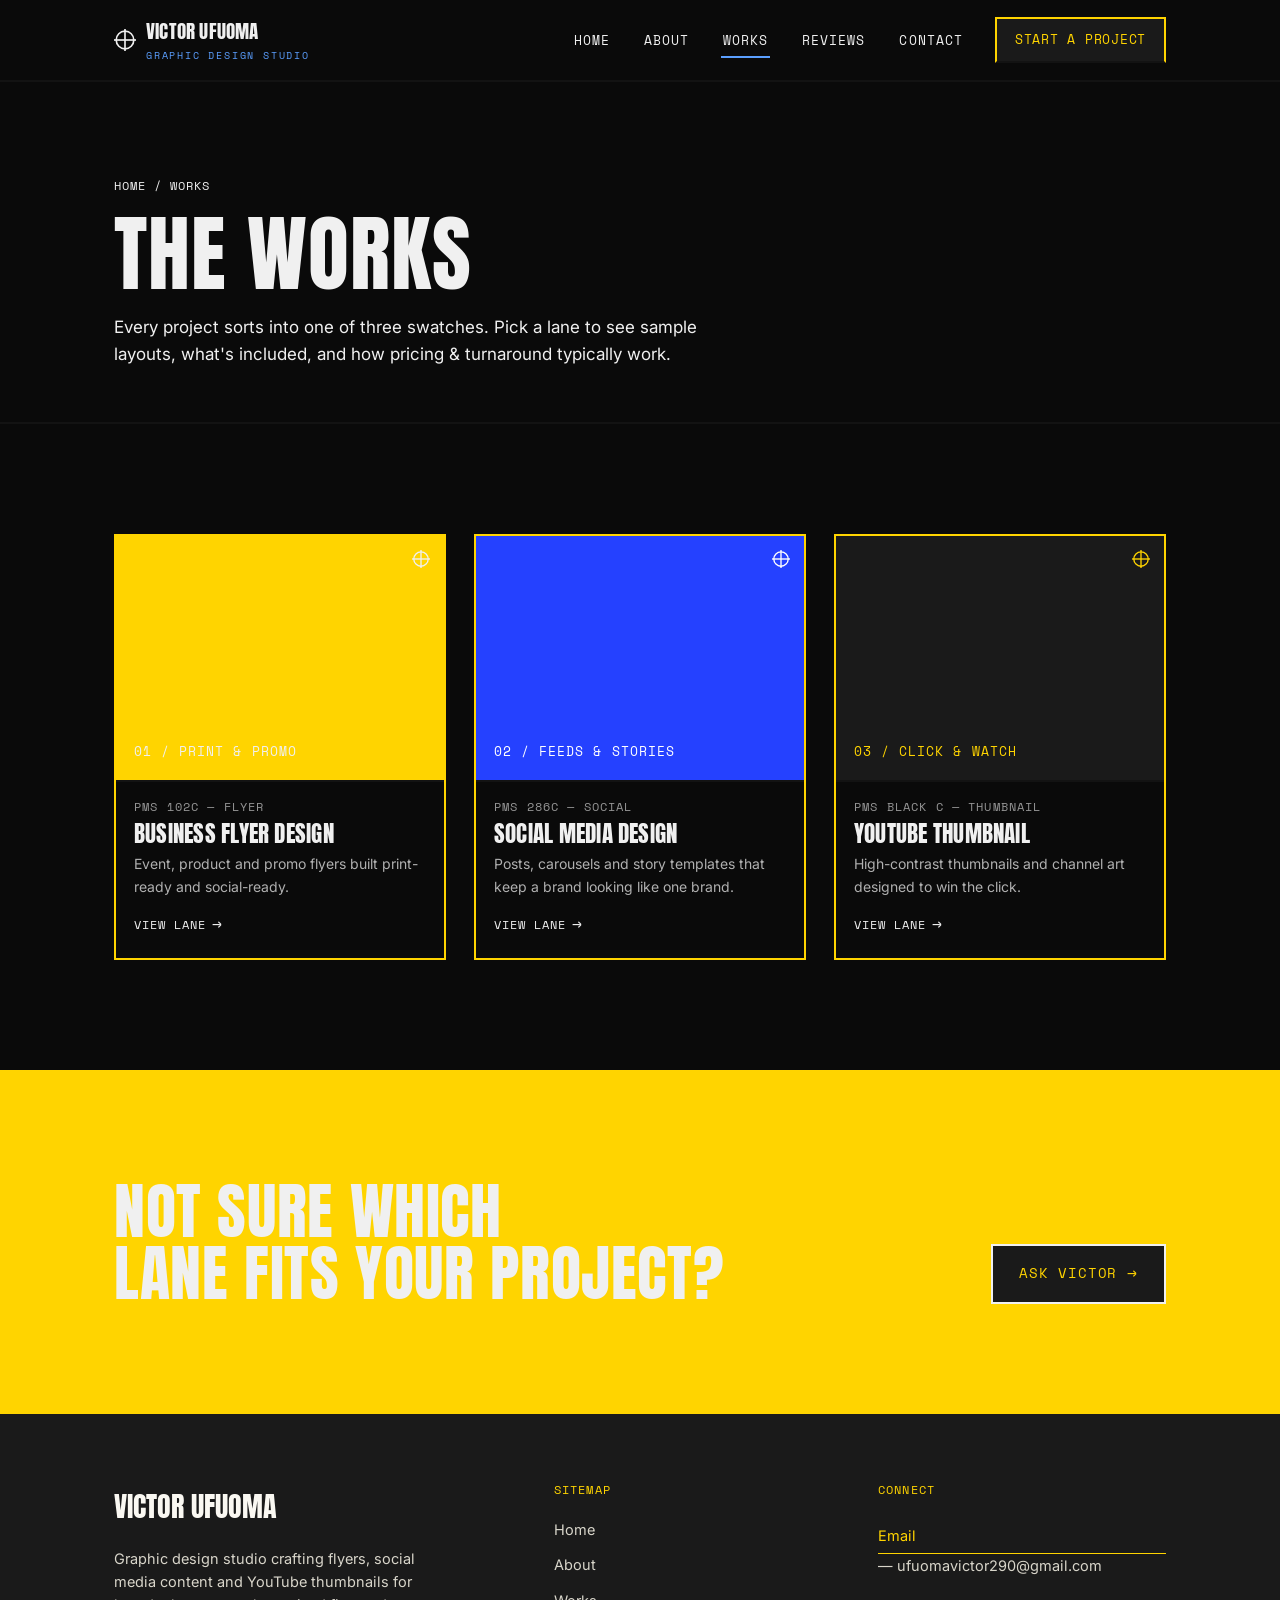
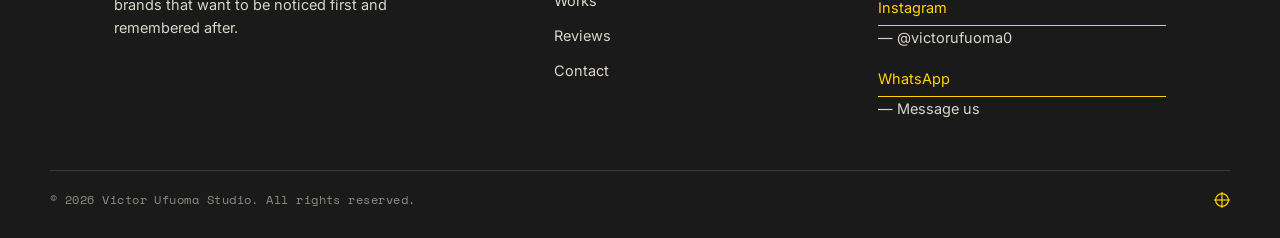
<file: works.html>
<!DOCTYPE html>
<html lang="en">
<head>
<meta charset="UTF-8">
<meta name="viewport" content="width=device-width, initial-scale=1.0">
<title>Works — Victor Ufuoma Studio</title>
<meta name="description" content="Business flyer design, social media design and YouTube thumbnail design by Victor Ufuoma Studio.">
<link rel="preconnect" href="https://fonts.googleapis.com">
<link rel="preconnect" href="https://fonts.gstatic.com" crossorigin>
<link href="https://fonts.googleapis.com/css2?family=Anton&family=Space+Mono:wght@400;700&family=Inter:wght@400;500;600;700;800&display=swap" rel="stylesheet">
<style>
/* ============================================================
   VICTOR UFUOMA STUDIO — Design System
   Palette: Ink, Signal Yellow, Cobalt Blue, Paper, Pure White, Mist
   Type: Anton (display) / Inter (body) / Space Mono (utility)
   ============================================================ */

:root{
  --c-ink:        #131313;
  --c-yellow:     #FFD400;
  --c-blue:       #2541FF;
  --c-paper:      #FAF8F2;
  --c-white:      #FFFFFF;
  --c-mist:       #E7E3D8;

  --c-ink-soft:   #2b2b2b;
  --c-blue-deep:  #101a8a;

  --font-display: 'Anton', Impact, sans-serif;
  --font-body:    'Inter', -apple-system, BlinkMacSystemFont, sans-serif;
  --font-mono:    'Space Mono', monospace;

  --maxw: 1180px;
  --pad: clamp(20px, 5vw, 64px);
  --radius-card: 2px;

  --ease: cubic-bezier(.22,.68,.32,1);
}

*,*::before,*::after{ box-sizing: border-box; }
html{ scroll-behavior: smooth; }
body{
  margin:0;
  background: #0a0a0a;
  color: #f0f0f0;
  font-family: var(--font-body);
  font-size: 16px;
  line-height: 1.6;
  -webkit-font-smoothing: antialiased;
}
img{ max-width:100%; display:block; }
a{ color: inherit; text-decoration: none; }
ul{ margin:0; padding:0; list-style:none; }
h1,h2,h3,h4{ margin:0; font-family: var(--font-display); font-weight:400; text-transform:uppercase; letter-spacing:0.01em; line-height:1; }
p{ margin:0; }
button{ font-family: inherit; cursor:pointer; }

.container{ max-width: var(--maxw); margin:0 auto; padding:0 var(--pad); }

:focus-visible{
  outline: 3px solid var(--c-blue);
  outline-offset: 3px;
}

.skip-link{
  position:absolute; left:-9999px; top:0;
  background: var(--c-yellow); color: #f0f0f0;
  padding:10px 16px; font-family: var(--font-mono); font-size:13px; z-index:999;
}
.skip-link:focus{ left: 10px; top:10px; }

/* ---------- utility ---------- */
.eyebrow{
  font-family: var(--font-mono);
  font-size: 12.5px;
  letter-spacing: 0.14em;
  text-transform: uppercase;
  display:inline-flex; align-items:center; gap:8px;
}
.eyebrow .dot{ width:6px; height:6px; border-radius:50%; background: var(--c-blue); display:inline-block; }

.section{ padding: clamp(56px, 9vw, 110px) 0; }
.section--tight{ padding: clamp(36px,6vw,64px) 0; }
.section-head{ max-width: 640px; margin-bottom: clamp(28px,4vw,48px); }
.section-head h2{ font-size: clamp(34px, 5.4vw, 58px); }
.section-head p{ margin-top:14px; font-size:17px; color: #b0b0b0; }

.bg-ink{ background: #1a1a1a; color: var(--c-paper); }
.bg-yellow{ background: var(--c-yellow); color: #f0f0f0; }
.bg-blue{ background: var(--c-blue); color: var(--c-white); }
.bg-white{ background: #0a0a0a; }

.divider{ height:1px; background: #2a2a2a; border:0; margin:0; }
.divider--ink{ background: #1a1a1a; height:2px; }

/* registration / crop mark icon */
.regmark{ display:inline-block; flex-shrink:0; }
.regmark--corner{ position:absolute; opacity:0.9; }
.corner-tl{ top: clamp(14px,2vw,28px); left: var(--pad); }
.corner-tr{ top: clamp(14px,2vw,28px); right: var(--pad); }

.btn{
  display:inline-flex; align-items:center; gap:10px;
  font-family: var(--font-mono);
  font-size: 13.5px;
  letter-spacing:0.06em;
  text-transform: uppercase;
  padding: 15px 26px;
  border: 2px solid #FFD400;
  background: transparent;
  color: #f0f0f0;
  transition: transform .25s var(--ease), background .25s var(--ease), color .25s var(--ease);
  white-space: nowrap;
}
.btn:hover{ transform: translate(-2px,-2px); }
.btn-primary{ background: #1a1a1a; color: var(--c-yellow); border-color: #f0f0f0; }
.btn-primary:hover{ background: var(--c-blue); border-color: #5B9FFF; color:#fff; }
.btn-yellow{ background: var(--c-yellow); border-color: #f0f0f0; color: #f0f0f0; }
.btn-on-dark{ border-color: var(--c-paper); color: var(--c-paper); }
.btn-on-dark:hover{ background: var(--c-yellow); border-color: var(--c-yellow); color: #f0f0f0; }
.btn-arrow{ font-size:16px; transition: transform .25s var(--ease); }
.btn:hover .btn-arrow{ transform: translateX(3px); }

/* ============== HEADER / NAV ============== */
.site-header{
  position: sticky; top:0; z-index: 100;
  background: #0a0a0a;
  border-bottom: 2px solid var(--c-ink);
}
.nav-wrap{
  max-width: var(--maxw); margin:0 auto; padding: 16px var(--pad);
  display:flex; align-items:center; justify-content:space-between; gap:24px;
}
.logo{
  display:flex; align-items:center; gap:10px;
  font-family: var(--font-display);
  font-size: 19px;
  letter-spacing: 0.01em;
}
.logo small{
  display:block; font-family: var(--font-mono); font-size:10px;
  letter-spacing:0.18em; color: #5B9FFF; margin-top:2px;
}
.site-nav{ display:flex; align-items:center; gap: clamp(18px,3vw,34px); }
.site-nav > ul{ display:flex; align-items:center; gap: clamp(16px,2.6vw,30px); }
.site-nav a{
  font-family: var(--font-mono); font-size: 13px; letter-spacing:0.08em; text-transform:uppercase;
  padding: 6px 2px; border-bottom: 2px solid transparent;
}
.site-nav a:hover, .site-nav a[aria-current="page"]{ border-bottom-color: #5B9FFF; }
.has-dropdown{ position:relative; }
.dropdown{
  position:absolute; top: calc(100% + 14px); left:50%; transform: translateX(-50%);
  background: #0a0a0a; border:2px solid var(--c-ink); min-width: 220px;
  padding: 6px; opacity:0; visibility:hidden; transform: translateX(-50%) translateY(-6px);
  transition: opacity .2s var(--ease), transform .2s var(--ease);
  box-shadow: 6px 6px 0 var(--c-ink);
}
.has-dropdown:hover .dropdown,
.has-dropdown:focus-within .dropdown{ opacity:1; visibility:visible; transform: translateX(-50%) translateY(0); }
.dropdown a{ display:block; padding:10px 12px; border-bottom:0; font-size:12.5px; }
.dropdown a:hover{ background: var(--c-yellow); }
.dropdown li + li{ border-top:1px solid #2a2a2a; }

.menu-toggle{
  display:none; background:none; border:2px solid var(--c-ink); padding:9px 11px;
}
.menu-toggle span{ display:block; width:20px; height:2px; background: #1a1a1a; margin:4px 0; transition: transform .2s var(--ease), opacity .2s var(--ease); }

.mobile-nav{
  display:none; flex-direction:column;
  background: #0a0a0a; border-bottom:2px solid var(--c-ink);
}
.mobile-nav.is-open{ display:flex; }
.mobile-nav a{
  font-family: var(--font-mono); font-size:14px; letter-spacing:0.06em; text-transform:uppercase;
  padding: 16px var(--pad); border-top:1px solid #2a2a2a;
}
.mobile-nav a.sub-item{ padding-left: calc(var(--pad) + 16px); font-size:12.5px; opacity:0.85; }
.mobile-nav a.cta-mobile{ background: var(--c-yellow); }

.nav-cta-item a{
  display:inline-flex; align-items:center; gap:8px;
  font-family: var(--font-mono); font-size:12.5px; letter-spacing:0.06em; text-transform:uppercase;
  padding: 11px 18px; background: #1a1a1a; color: var(--c-yellow); border: 2px solid #FFD400;
  border-bottom: 2px solid var(--c-ink);
  transition: background .25s var(--ease), color .25s var(--ease), transform .25s var(--ease);
}
.nav-cta-item a:hover{ background: var(--c-blue); border-color: #5B9FFF; color:#fff; transform: translate(-2px,-2px); }

@media (max-width: 860px){
  .site-nav{ display:none; }
  .menu-toggle{ display:inline-flex; flex-direction:column; align-items:center; justify-content:center; }
}

/* ============== HERO ============== */
.hero{
  position:relative;
  padding: clamp(70px,12vw,130px) 0 clamp(50px,8vw,90px);
  overflow:hidden;
}
.hero .container{ position:relative; }
.hero h1{
  font-size: clamp(54px, 12vw, 132px);
  margin: 18px 0 0;
}
.hero h1 .line{ display:block; }
.hero h1 .accent{ color: #5B9FFF; }
.hero-sub{
  margin-top:22px; max-width: 520px;
  font-size: clamp(16px,1.6vw,19px); color: #b0b0b0;
}
.hero-cta{ margin-top:34px; display:flex; gap:14px; flex-wrap:wrap; }
.hero-tape{
  position:absolute; right: calc(-1 * var(--pad)); top: clamp(60px,10vw,120px);
  font-family: var(--font-mono); font-size:12px; letter-spacing:0.2em;
  writing-mode: vertical-rl; text-transform:uppercase; color: #b0b0b0;
}

/* fade-up entrance */
.fade-up{ opacity:0; transform: translateY(18px); animation: fadeUp .7s var(--ease) forwards; }
.fade-up.d1{ animation-delay:.05s; } .fade-up.d2{ animation-delay:.18s; }
.fade-up.d3{ animation-delay:.3s; } .fade-up.d4{ animation-delay:.42s; }
@keyframes fadeUp{ to{ opacity:1; transform:none; } }
@media (prefers-reduced-motion: reduce){
  .fade-up{ animation:none; opacity:1; transform:none; }
  html{ scroll-behavior:auto; }
}

/* page header (non-home pages) */
.page-head{
  padding: clamp(54px,9vw,90px) 0 clamp(34px,6vw,54px);
  border-bottom: 2px solid var(--c-ink);
}
.page-head h1{ font-size: clamp(40px,7.4vw,84px); margin-top:14px; }
.breadcrumb{ font-family: var(--font-mono); font-size:12px; letter-spacing:0.08em; text-transform:uppercase; opacity:0.75; }
.breadcrumb a:hover{ color: #5B9FFF; }
.page-head p.lede{ margin-top:18px; max-width:600px; font-size:17px; }

/* ============== SWATCH CARDS (signature element) ============== */
.swatch-grid{ display:grid; grid-template-columns: repeat(3,1fr); gap: clamp(16px,2.4vw,28px); }
.swatch-card{
  display:flex; flex-direction:column;
  border: 2px solid #FFD400;
  background: #0a0a0a;
  transition: transform .3s var(--ease), box-shadow .3s var(--ease);
}
.swatch-card:hover{ transform: translateY(-6px); box-shadow: 8px 8px 0 var(--c-ink); }
.swatch-chip{
  aspect-ratio: 4/3; position:relative; display:flex; align-items:flex-end; padding:18px;
  border-bottom: 2px solid var(--c-ink);
}
.swatch-chip .regmark{ position:absolute; top:14px; right:14px; }
.swatch-chip .num{ font-family: var(--font-mono); font-size:13px; letter-spacing:0.08em; }
.swatch-label{ padding: 16px 18px 20px; }
.swatch-code{ font-family: var(--font-mono); font-size:11.5px; letter-spacing:0.1em; opacity:0.6; display:block; margin-bottom:6px; }
.swatch-label h3{ font-size: clamp(19px,2vw,23px); }
.swatch-label .desc{ margin-top:8px; font-size:14px; color: #b0b0b0; }
.swatch-link{ margin-top:14px; font-family: var(--font-mono); font-size:12px; letter-spacing:0.08em; text-transform:uppercase; display:inline-flex; align-items:center; gap:6px; }
.swatch-card:hover .swatch-link{ color: #5B9FFF; }

@media (max-width: 860px){ .swatch-grid{ grid-template-columns: 1fr; } }

/* ============== STATS ============== */
.stat-row{ display:grid; grid-template-columns: repeat(4,1fr); gap: clamp(14px,2vw,24px); }
.stat{ border-left:2px solid var(--c-ink); padding-left:16px; }
.stat .num{ font-family: var(--font-display); font-size: clamp(38px,5vw,56px); color: #5B9FFF; }
.stat .label{ font-family: var(--font-mono); font-size:12px; letter-spacing:0.08em; text-transform:uppercase; margin-top:6px; }
@media (max-width: 760px){ .stat-row{ grid-template-columns: repeat(2,1fr); row-gap:28px; } }

/* ============== TAGS / TOOLS ============== */
.tag-row{ display:flex; flex-wrap:wrap; gap:10px; }
.tag{
  font-family: var(--font-mono); font-size:12.5px; letter-spacing:0.05em; text-transform:uppercase;
  padding:9px 14px; border:1.5px solid var(--c-ink);
}

/* ============== PROCESS TIMELINE ============== */
.timeline{ display:flex; flex-direction:column; }
.tl-step{ display:grid; grid-template-columns: 70px 1fr; gap:20px; padding: 24px 0; border-top:1px solid #2a2a2a; }
.tl-step:first-child{ border-top:2px solid var(--c-ink); }
.tl-num{ font-family: var(--font-mono); font-size:14px; color: #5B9FFF; padding-top:3px; }
.tl-body h4{ font-size: clamp(19px,2.2vw,25px); }
.tl-body p{ margin-top:8px; max-width:560px; color: #b0b0b0; font-size:15px; }

/* ============== GALLERY PLACEHOLDER FRAMES ============== */
.gallery{ display:grid; grid-template-columns: repeat(3,1fr); gap: clamp(14px,2vw,22px); }
.frame{
  position:relative; border:2px dashed var(--c-ink); background: repeating-linear-gradient(135deg, var(--c-mist) 0 2px, transparent 2px 14px);
  display:flex; align-items:center; justify-content:center; text-align:center; padding:18px;
}
.frame--portrait{ aspect-ratio: 4/5; }
.frame--square{ aspect-ratio: 1/1; }
.frame--story{ aspect-ratio: 9/16; }
.frame--wide{ aspect-ratio: 16/9; }
.frame-inner{ background: #0a0a0a; border:1px solid var(--c-ink); padding:16px; max-width:88%; }
.frame-inner .tag-ph{ font-family: var(--font-mono); font-size:11px; letter-spacing:0.08em; text-transform:uppercase; color: #5B9FFF; }
.frame-inner .name{ font-family: var(--font-display); font-size:15px; margin-top:8px; }
.frame-inner .dims{ font-family: var(--font-mono); font-size:10.5px; opacity:0.6; margin-top:6px; }
@media (max-width: 860px){ .gallery{ grid-template-columns: repeat(2,1fr); } }
@media (max-width: 540px){ .gallery{ grid-template-columns: 1fr; } }

/* ============== INCLUDES LIST ============== */
.includes{ display:grid; grid-template-columns: 1fr 1fr; gap: 28px 40px; }
.includes li{ display:flex; gap:12px; align-items:flex-start; font-size:15.5px; padding:12px 0; border-bottom:1px solid #2a2a2a; }
.includes li .mark{ color: #5B9FFF; font-family: var(--font-mono); flex-shrink:0; }
@media (max-width:700px){ .includes{ grid-template-columns:1fr; } }

/* ============== TESTIMONIALS ============== */
.review-grid{ display:grid; grid-template-columns: repeat(3,1fr); gap: clamp(16px,2.4vw,24px); }
.review-card{ border:2px solid var(--c-ink); background: #0a0a0a; padding: 26px 24px; display:flex; flex-direction:column; height:100%; }
.review-card .stars{ color: var(--c-yellow); -webkit-text-stroke: 1px var(--c-ink); font-size:17px; letter-spacing:3px; }
.review-card blockquote{ margin: 16px 0 0; font-size:16px; line-height:1.55; flex-grow:1; }
.review-card .who{ margin-top:18px; padding-top:14px; border-top:1px solid #2a2a2a; }
.review-card .who .name{ font-family: var(--font-mono); font-size:13px; text-transform:uppercase; letter-spacing:0.04em; }
.review-card .who .role{ font-size:13px; color: #b0b0b0; margin-top:2px; }
@media (max-width: 900px){ .review-grid{ grid-template-columns: 1fr 1fr; } }
@media (max-width: 600px){ .review-grid{ grid-template-columns: 1fr; } }

.placeholder-note{
  font-family: var(--font-mono); font-size:12px; letter-spacing:0.04em;
  background: var(--c-yellow); border:1.5px solid var(--c-ink); padding:10px 14px;
  display:inline-flex; gap:8px; margin-bottom: 28px;
}

/* ============== CONTACT ============== */
.contact-grid{ display:grid; grid-template-columns: 1fr 1fr; gap: clamp(30px,5vw,64px); align-items:start; }
.contact-item{ padding: 18px 0; border-bottom:1px solid #2a2a2a; }
.contact-item .k{ font-family: var(--font-mono); font-size:11.5px; letter-spacing:0.1em; text-transform:uppercase; color: #5B9FFF; }
.contact-item .v{ font-size:18px; margin-top:6px; }
.contact-item .v.placeholder{ color: #9a9588; font-style: italic; }

.form-field{ margin-bottom:20px; display:flex; flex-direction:column; gap:8px; }
.form-field label{ font-family: var(--font-mono); font-size:12px; letter-spacing:0.08em; text-transform:uppercase; }
.form-field input, .form-field textarea, .form-field select{
  font-family: var(--font-body); font-size:15px; padding:13px 14px;
  border: 2px solid #FFD400; background: #0a0a0a; color: #f0f0f0;
  resize: vertical;
}
.form-field input:focus, .form-field textarea:focus{ outline:3px solid var(--c-blue); outline-offset:2px; }
.form-note{ font-family: var(--font-mono); font-size:12px; margin-top:10px; opacity:0.7; }

/* ============== CTA BAND ============== */
.cta-band{ text-align:left; }
.cta-band h2{ font-size: clamp(32px,6vw,62px); max-width: 760px; }
.cta-band-row{ display:flex; align-items:flex-end; justify-content:space-between; gap:30px; flex-wrap:wrap; }

/* ============== FOOTER ============== */
.site-footer{ background: #1a1a1a; color: var(--c-paper); padding-top: clamp(48px,7vw,70px); }
.footer-grid{ display:grid; grid-template-columns: 1.4fr 1fr 1fr; gap: 36px; padding-bottom: 44px; }
.footer-col h4{ font-family: var(--font-mono); font-size:12px; letter-spacing:0.1em; text-transform:uppercase; color: var(--c-yellow); margin-bottom:16px; }
.footer-logo{ font-family: var(--font-display); font-size: 28px; }
.footer-tag{ margin-top:12px; max-width: 320px; color: #c9c6ba; font-size:14.5px; }
.footer-col a, .footer-col p{ display:block; padding:6px 0; font-size:14.5px; color: #d8d5ca; }
.footer-col a:hover{ color: var(--c-yellow); }
.footer-bottom{
  border-top:1px solid #3a3a3a; padding: 20px 0 28px;
  display:flex; align-items:center; justify-content:space-between; flex-wrap:wrap; gap:12px;
}
.footer-bottom .copy{ font-family: var(--font-mono); font-size:11.5px; color:#8f8c82; letter-spacing:0.04em; }
.footer-bottom .marks{ display:flex; gap:10px; color: var(--c-yellow); }

.footer-col p a{ color: #FFD400; text-decoration: none; border-bottom: 1px solid #FFD400; transition: all .25s var(--ease); }
.footer-col p a:hover{ color: #5B9FFF; border-bottom-color: #5B9FFF; }

@media (max-width: 760px){ .footer-grid{ grid-template-columns: 1fr; } }

/* ============== REAL IMAGE GALLERY CARDS ============== */
.gallery-item{ margin:0; display:flex; flex-direction:column; gap:10px; }
.frame--filled{
  border: 2px solid #FFD400; background:none; padding:0; overflow:hidden;
  transition: transform .3s var(--ease), box-shadow .3s var(--ease);
}
.frame--filled img{ width:100%; height:100%; object-fit:cover; display:block; }
.gallery-item:hover .frame--filled{ transform: translateY(-5px); box-shadow: 7px 7px 0 var(--c-ink); }
.gallery-caption{
  font-family: var(--font-mono); font-size:12px; letter-spacing:0.03em;
  color: #b0b0b0; text-align:center;
}

/* ============== SCROLL REVEAL TRANSITIONS ============== */
.reveal{
  opacity: 0;
  transform: translateY(30px);
  transition: opacity .8s var(--ease), transform .8s var(--ease);
  will-change: opacity, transform;
}
.reveal.in-view{ opacity: 1; transform: none; }

.reveal-stagger > *{
  opacity: 0;
  transform: translateY(22px);
  transition: opacity .6s var(--ease), transform .6s var(--ease);
  will-change: opacity, transform;
}
.reveal-stagger.in-view > *{ opacity: 1; transform: none; }
.reveal-stagger.in-view > *:nth-child(1){ transition-delay: .04s; }
.reveal-stagger.in-view > *:nth-child(2){ transition-delay: .11s; }
.reveal-stagger.in-view > *:nth-child(3){ transition-delay: .18s; }
.reveal-stagger.in-view > *:nth-child(4){ transition-delay: .25s; }
.reveal-stagger.in-view > *:nth-child(5){ transition-delay: .32s; }
.reveal-stagger.in-view > *:nth-child(6){ transition-delay: .39s; }

@media (prefers-reduced-motion: reduce){
  .reveal, .reveal-stagger > *{ opacity:1 !important; transform:none !important; transition:none !important; }
}

/* responsive type guard for headings on very small screens */
@media (max-width: 380px){ .hero h1{ font-size: 46px; } }

</style>
</head>
<body>

<noscript><style>.reveal,.reveal-stagger>*{opacity:1!important;transform:none!important;}</style></noscript>

<a class="skip-link" href="#main">Skip to content</a>

<header class="site-header">
  <div class="nav-wrap">
    <a href="index.html" class="logo">
      <svg class="regmark" width="22" height="22" viewBox="0 0 20 20" aria-hidden="true"><circle cx="10" cy="10" r="8" fill="none" stroke="currentColor" stroke-width="1.5"/><line x1="10" y1="0" x2="10" y2="20" stroke="currentColor" stroke-width="1.5"/><line x1="0" y1="10" x2="20" y2="10" stroke="currentColor" stroke-width="1.5"/></svg>
      <span>VICTOR UFUOMA<small>GRAPHIC DESIGN STUDIO</small></span>
    </a>
    <nav class="site-nav" aria-label="Primary">
      <ul>
        <li><a href="index.html">Home</a></li>
        <li><a href="about.html">About</a></li>
        <li class="has-dropdown">
          <a href="works.html" aria-current="page">Works</a>
          <div class="dropdown">
            <ul>
              <li><a href="works.html">All Works</a></li>
              <li><a href="work-business-flyer.html">Business Flyer</a></li>
              <li><a href="work-social-media.html">Social Media Design</a></li>
              <li><a href="work-youtube-thumbnail.html">YouTube Thumbnail</a></li>
            </ul>
          </div>
        </li>
        <li><a href="reviews.html">Reviews</a></li>
        <li><a href="contact.html">Contact</a></li>
        <li class="nav-cta-item"><a href="contact.html">Start a Project</a></li>
      </ul>
    </nav>
    <button class="menu-toggle" aria-label="Open menu" aria-expanded="false">
      <span></span><span></span><span></span>
    </button>
  </div>
  <nav class="mobile-nav" aria-label="Mobile">
    <a href="index.html">Home</a>
    <a href="about.html">About</a>
    <a href="works.html">Works</a>
    <a href="work-business-flyer.html" class="sub-item">— Business Flyer</a>
    <a href="work-social-media.html" class="sub-item">— Social Media Design</a>
    <a href="work-youtube-thumbnail.html" class="sub-item">— YouTube Thumbnail</a>
    <a href="reviews.html">Reviews</a>
    <a href="contact.html" class="cta-mobile">Start a Project →</a>
  </nav>
</header>

<main id="main">

  <section class="page-head">
    <div class="container">
      <span class="breadcrumb fade-up d1"><a href="index.html">Home</a> / Works</span>
      <h1 class="fade-up d2">The Works</h1>
      <p class="lede fade-up d3">Every project sorts into one of three swatches. Pick a lane to see sample
        layouts, what's included, and how pricing &amp; turnaround typically work.</p>
    </div>
  </section>

  <section class="section reveal">
    <div class="container">
      <div class="swatch-grid reveal-stagger">
        <a class="swatch-card" href="work-business-flyer.html">
          <div class="swatch-chip bg-yellow">
            <svg class="regmark" width="18" height="18" viewBox="0 0 20 20" aria-hidden="true"><circle cx="10" cy="10" r="8" fill="none" stroke="currentColor" stroke-width="1.5"/><line x1="10" y1="0" x2="10" y2="20" stroke="currentColor" stroke-width="1.5"/><line x1="0" y1="10" x2="20" y2="10" stroke="currentColor" stroke-width="1.5"/></svg>
            <span class="num">01 / PRINT &amp; PROMO</span>
          </div>
          <div class="swatch-label">
            <span class="swatch-code">PMS 102C — FLYER</span>
            <h3>Business Flyer Design</h3>
            <p class="desc">Event, product and promo flyers built print-ready and social-ready.</p>
            <span class="swatch-link">View Lane <span class="btn-arrow">→</span></span>
          </div>
        </a>
        <a class="swatch-card" href="work-social-media.html">
          <div class="swatch-chip bg-blue">
            <svg class="regmark" width="18" height="18" viewBox="0 0 20 20" aria-hidden="true"><circle cx="10" cy="10" r="8" fill="none" stroke="currentColor" stroke-width="1.5"/><line x1="10" y1="0" x2="10" y2="20" stroke="currentColor" stroke-width="1.5"/><line x1="0" y1="10" x2="20" y2="10" stroke="currentColor" stroke-width="1.5"/></svg>
            <span class="num">02 / FEEDS &amp; STORIES</span>
          </div>
          <div class="swatch-label">
            <span class="swatch-code">PMS 286C — SOCIAL</span>
            <h3>Social Media Design</h3>
            <p class="desc">Posts, carousels and story templates that keep a brand looking like one brand.</p>
            <span class="swatch-link">View Lane <span class="btn-arrow">→</span></span>
          </div>
        </a>
        <a class="swatch-card" href="work-youtube-thumbnail.html">
          <div class="swatch-chip bg-ink">
            <svg class="regmark" width="18" height="18" viewBox="0 0 20 20" aria-hidden="true" style="color:var(--c-yellow)"><circle cx="10" cy="10" r="8" fill="none" stroke="currentColor" stroke-width="1.5"/><line x1="10" y1="0" x2="10" y2="20" stroke="currentColor" stroke-width="1.5"/><line x1="0" y1="10" x2="20" y2="10" stroke="currentColor" stroke-width="1.5"/></svg>
            <span class="num" style="color:var(--c-yellow)">03 / CLICK &amp; WATCH</span>
          </div>
          <div class="swatch-label">
            <span class="swatch-code">PMS BLACK C — THUMBNAIL</span>
            <h3>YouTube Thumbnail</h3>
            <p class="desc">High-contrast thumbnails and channel art designed to win the click.</p>
            <span class="swatch-link">View Lane <span class="btn-arrow">→</span></span>
          </div>
        </a>
      </div>
    </div>
  </section>

  <section class="section reveal cta-band bg-yellow">
    <div class="container cta-band-row">
      <h2>Not sure which<br>lane fits your project?</h2>
      <a href="contact.html" class="btn btn-primary">Ask Victor <span class="btn-arrow">→</span></a>
    </div>
  </section>

</main>

<footer class="site-footer">
  <div class="container footer-grid">
    <div class="footer-col">
      <div class="footer-logo">VICTOR UFUOMA</div>
      <p class="footer-tag">Graphic design studio crafting flyers, social media content and YouTube
        thumbnails for brands that want to be noticed first and remembered after.</p>
    </div>
    <div class="footer-col">
      <h4>Sitemap</h4>
      <a href="index.html">Home</a>
      <a href="about.html">About</a>
      <a href="works.html">Works</a>
      <a href="reviews.html">Reviews</a>
      <a href="contact.html">Contact</a>
    </div>
    <div class="footer-col">
      <h4>Connect</h4>
      <p><a href="mailto:ufuomavictor290@gmail.com">Email</a> — ufuomavictor290@gmail.com</p>
      <p><a href="https://www.instagram.com/victorufuoma0?igsh=ODJ5OGplYzIwejBk" target="_blank">Instagram</a> — @victorufuoma0</p>
      <p><a href="https://wa.me/message/Y3NWBD3H3QB7G1" target="_blank">WhatsApp</a> — Message us</p>
    </div>
  </div>
  <div class="container footer-bottom">
    <span class="copy">© 2026 Victor Ufuoma Studio. All rights reserved.</span>
    <span class="marks">
      <svg class="regmark" width="16" height="16" viewBox="0 0 20 20" aria-hidden="true"><circle cx="10" cy="10" r="8" fill="none" stroke="currentColor" stroke-width="1.5"/><line x1="10" y1="0" x2="10" y2="20" stroke="currentColor" stroke-width="1.5"/><line x1="0" y1="10" x2="20" y2="10" stroke="currentColor" stroke-width="1.5"/></svg>
    </span>
  </div>
</footer>

<script>
// Victor Ufuoma Studio — shared site behaviour

document.addEventListener('DOMContentLoaded', function () {
  // Mobile nav toggle
  var toggle = document.querySelector('.menu-toggle');
  var mobileNav = document.querySelector('.mobile-nav');
  if (toggle && mobileNav) {
    toggle.addEventListener('click', function () {
      var isOpen = mobileNav.classList.toggle('is-open');
      toggle.setAttribute('aria-expanded', isOpen ? 'true' : 'false');
    });
  }

  // Mobile sub-menu (Works) expand
  var subToggle = document.querySelector('.mobile-nav .sub-toggle');
  var subList = document.querySelector('.mobile-nav .sub');
  if (subToggle && subList) {
    subToggle.addEventListener('click', function (e) {
      e.preventDefault();
      subList.style.display = subList.style.display === 'block' ? 'none' : 'block';
    });
  }

  // Contact form -> mailto (front-end only, no backend attached)
  var form = document.getElementById('contact-form');
  if (form) {
    form.addEventListener('submit', function (e) {
      e.preventDefault();
      var name = encodeURIComponent(document.getElementById('cf-name').value || '');
      var email = document.getElementById('cf-email').value || '';
      var project = encodeURIComponent(document.getElementById('cf-project').value || '');
      var message = encodeURIComponent(document.getElementById('cf-message').value || '');
      var subject = encodeURIComponent('New project enquiry from ' + decodeURIComponent(name || 'website visitor'));
      var body = 'Name: ' + decodeURIComponent(name) +
        '\nEmail: ' + email +
        '\nProject type: ' + decodeURIComponent(project) +
        '\n\nMessage:\n' + decodeURIComponent(message);

      // NOTE: replace REPLACE_WITH_EMAIL in this file's mailto target via contact.html data attribute
      var target = form.getAttribute('data-mailto') || 'hello@example.com';
      window.location.href = 'mailto:' + target + '?subject=' + subject + '&body=' + encodeURIComponent(body);
    });
  }

  // Scroll-triggered section transitions
  var revealTargets = document.querySelectorAll('.reveal, .reveal-stagger');
  if (revealTargets.length) {
    if ('IntersectionObserver' in window) {
      var revealObserver = new IntersectionObserver(function (entries) {
        entries.forEach(function (entry) {
          if (entry.isIntersecting) {
            entry.target.classList.add('in-view');
            revealObserver.unobserve(entry.target);
          }
        });
      }, { threshold: 0.12, rootMargin: '0px 0px -80px 0px' });
      revealTargets.forEach(function (el) { revealObserver.observe(el); });
    } else {
      revealTargets.forEach(function (el) { el.classList.add('in-view'); });
    }
  }
});

</script>
</body>
</html>
</file>
